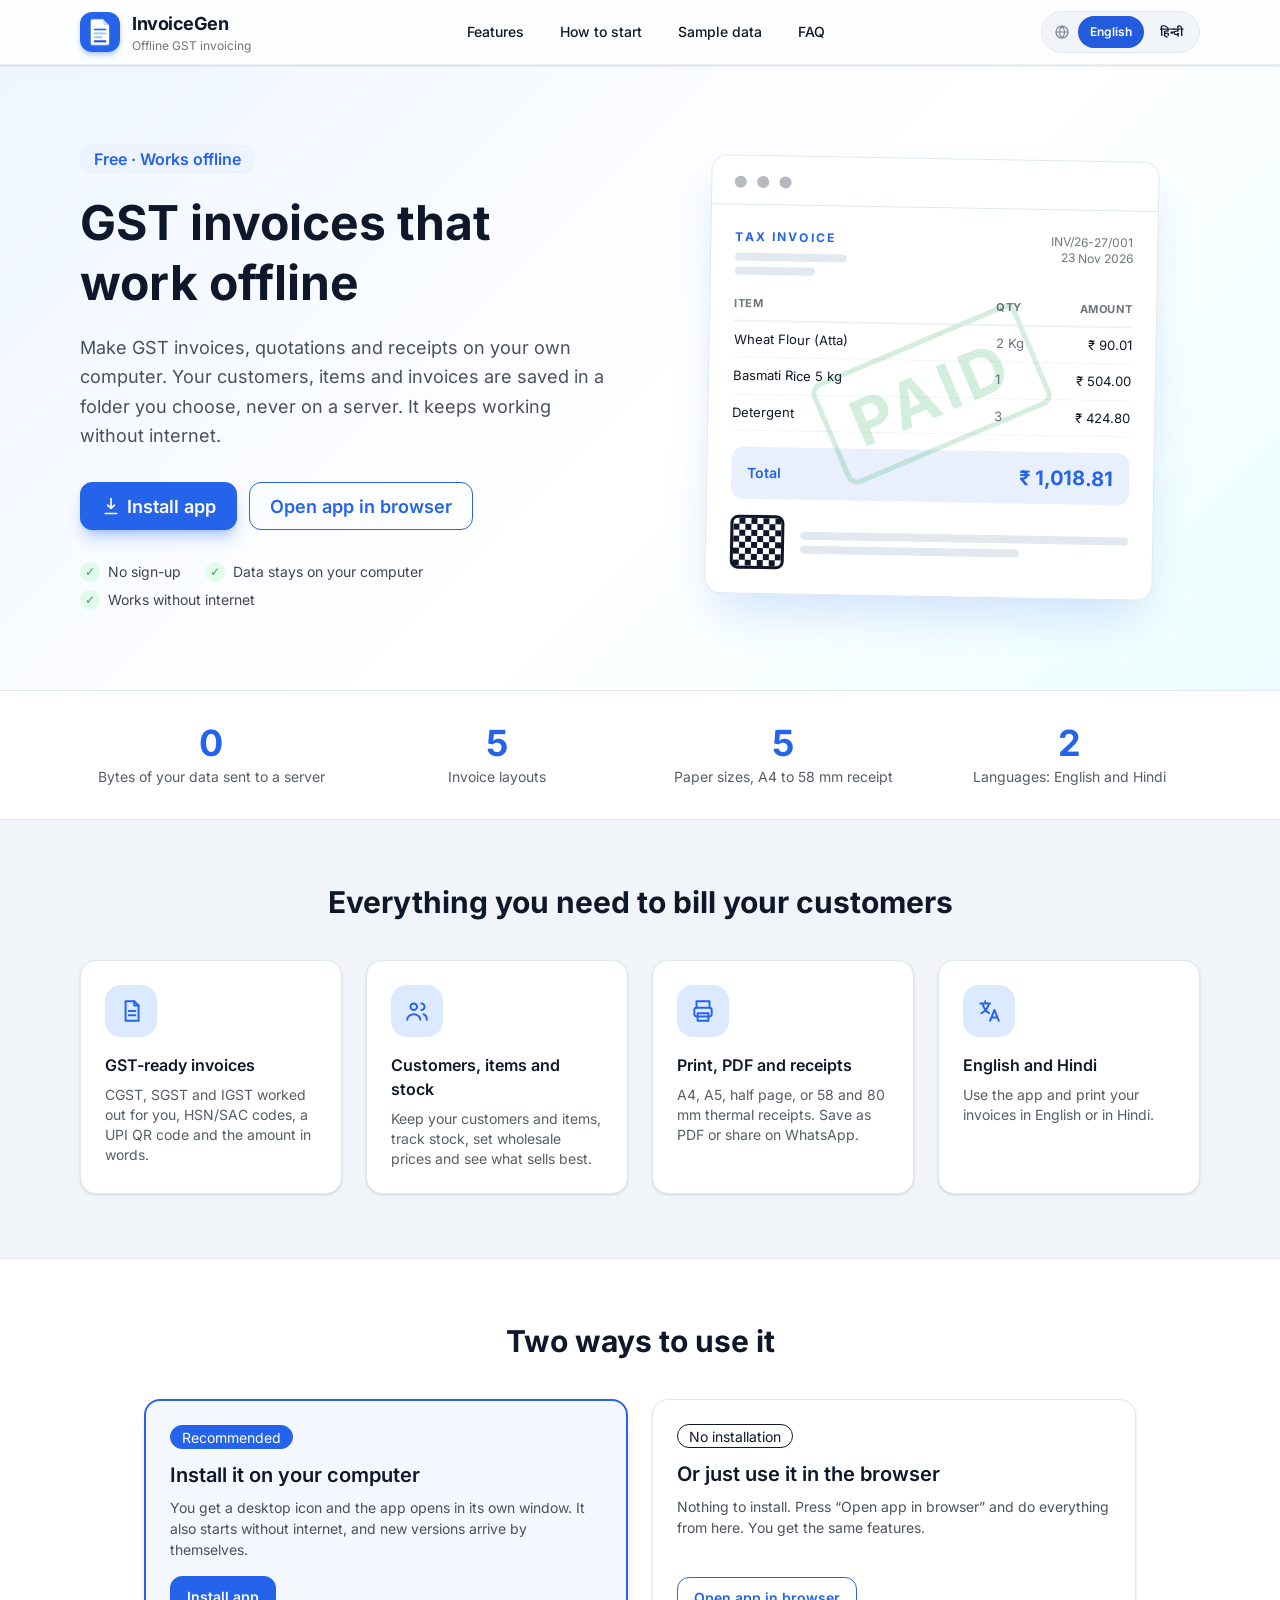
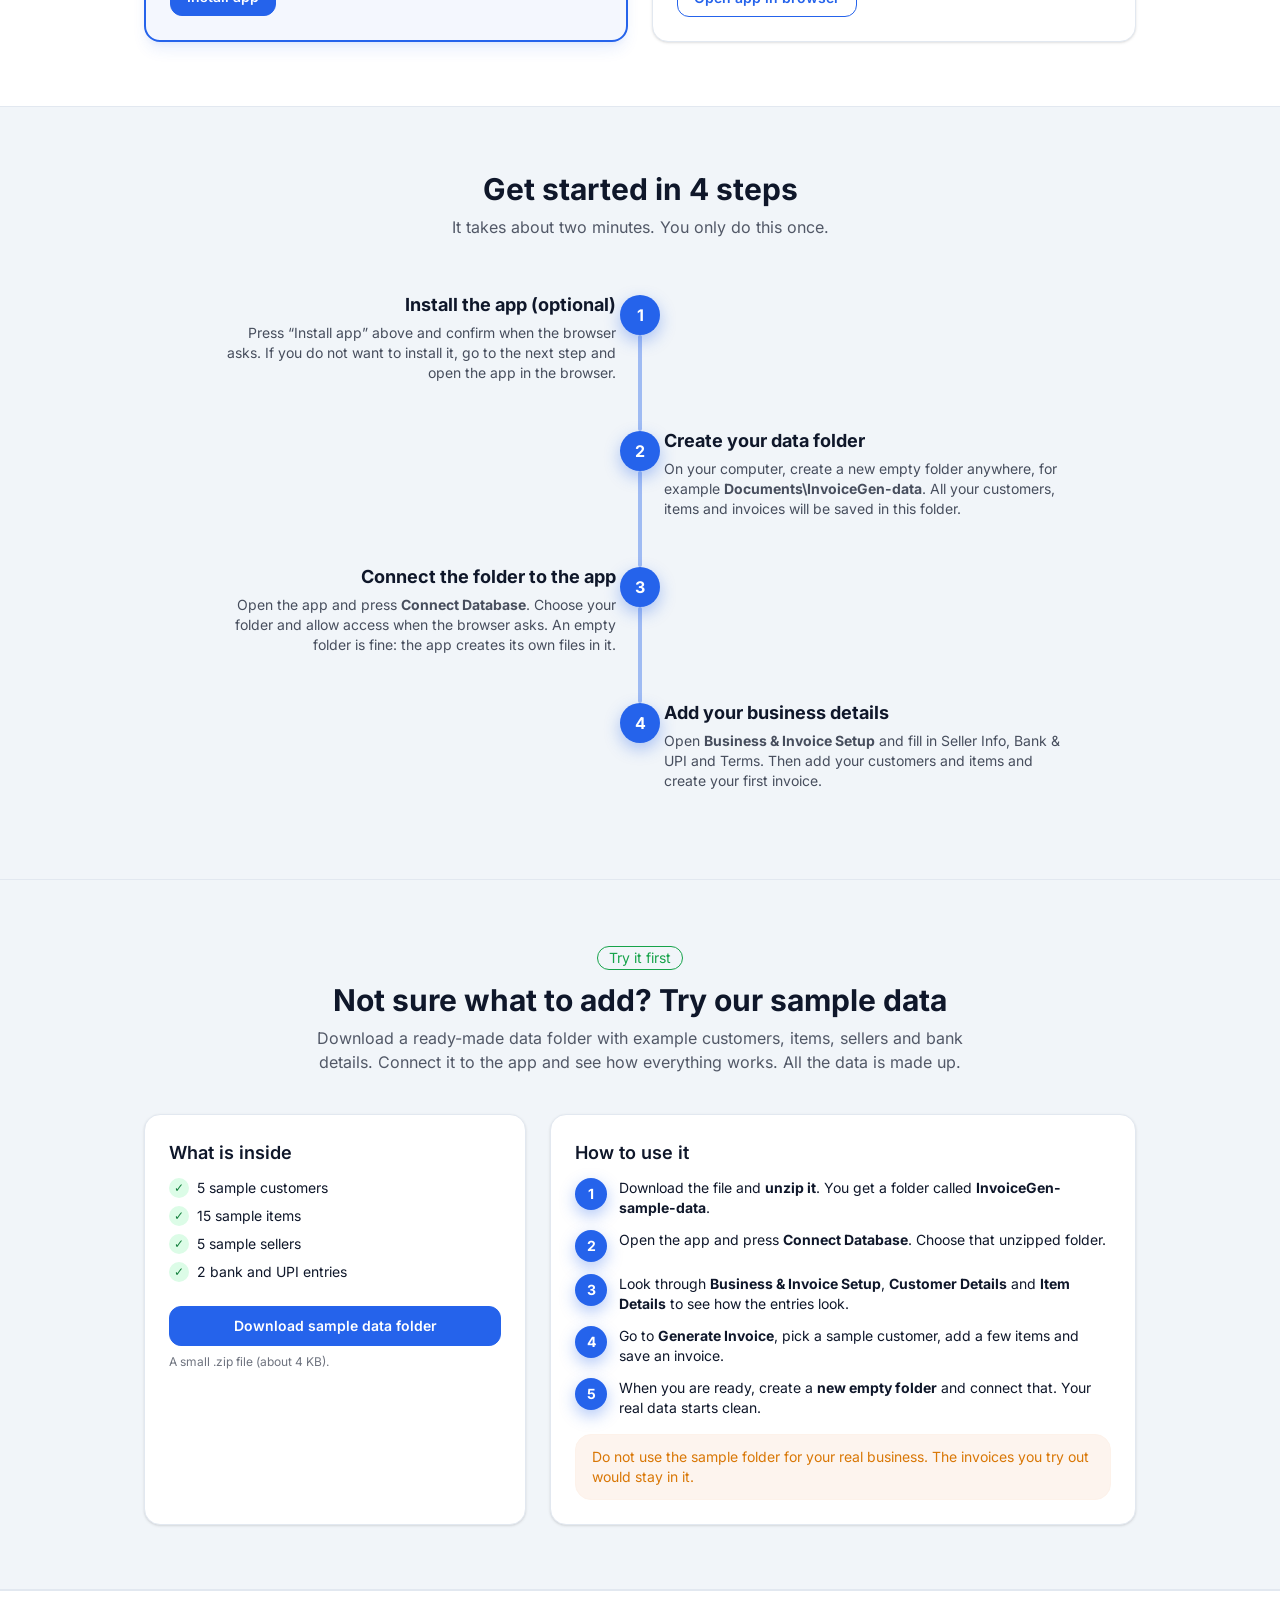
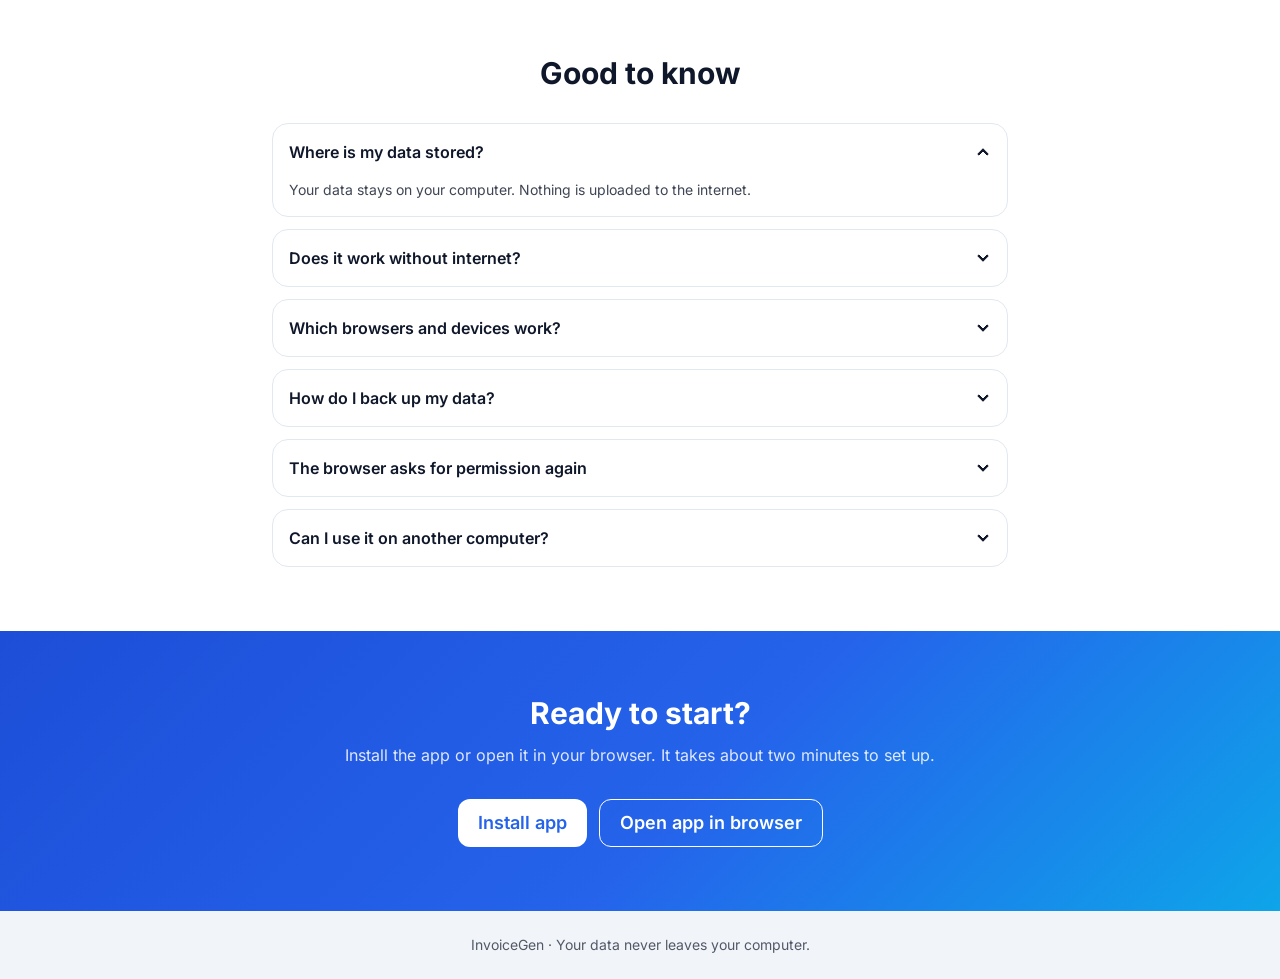
<file: index.html>
<!doctype html>
<html lang="en" data-theme="invoicegen">

<head>
  <meta charset="utf-8">
  <meta name="viewport" content="width=device-width,initial-scale=1">
  <title>InvoiceGen – offline GST invoice app</title>
  <meta name="description" content="Make GST invoices on your own computer. Works offline. Your data stays in a folder you choose.">
  <link rel="manifest" href="manifest.webmanifest">
  <meta name="theme-color" content="#2563eb">
  <link rel="icon" type="image/png" href="icons/icon-192.png">
  <link rel="apple-touch-icon" href="icons/icon-180.png">
  <link href="fonts/fonts.css" rel="stylesheet">
  <link href="lib/landing.tailwind.css" rel="stylesheet">
  <link href="landing.css" rel="stylesheet">
  <script src="landing.js"></script>
</head>

<body class="bg-base-200 text-base-content antialiased">

  <!-- Top bar: brand, section links and language -->
  <header class="sticky top-0 z-30 border-b border-base-300/70 bg-base-100/85 shadow-sm backdrop-blur-md">
    <div class="mx-auto flex h-16 w-full max-w-6xl items-center justify-between gap-4 px-4">
      <a class="flex items-center gap-3" href="index.html?guide=1" aria-label="InvoiceGen">
        <img src="icons/icon-192.png" alt="" width="40" height="40" class="rounded-xl shadow-md shadow-primary/30">
        <span class="leading-tight">
          <span class="block text-lg font-extrabold tracking-tight">InvoiceGen</span>
          <span class="hidden text-xs opacity-60 sm:block" data-t="tagline">Offline GST invoicing</span>
        </span>
      </a>

      <nav class="hidden items-center gap-1 text-sm font-medium md:flex" aria-label="Sections">
        <a class="rounded-full px-4 py-2 transition hover:bg-primary/10 hover:text-primary" href="#features" data-t="navFeatures">Features</a>
        <a class="rounded-full px-4 py-2 transition hover:bg-primary/10 hover:text-primary" href="#steps" data-t="navSteps">How to start</a>
        <a class="rounded-full px-4 py-2 transition hover:bg-primary/10 hover:text-primary" href="#sample" data-t="navSample">Sample data</a>
        <a class="rounded-full px-4 py-2 transition hover:bg-primary/10 hover:text-primary" href="#faq" data-t="navFaq">FAQ</a>
      </nav>

      <div class="flex items-center gap-1 rounded-full border border-base-300 bg-base-200 p-1" role="group" aria-label="Language">
        <svg class="ml-2 mr-1 hidden opacity-50 sm:block" viewBox="0 0 24 24" width="16" height="16" fill="none" stroke="currentColor" stroke-width="1.8" stroke-linecap="round" stroke-linejoin="round" aria-hidden="true"><circle cx="12" cy="12" r="9"/><path d="M3 12h18M12 3c2.6 2.6 3.9 5.6 3.9 9S14.600 18.400 12 21M12 3C9.400 5.600 8.100 8.600 8.100 12S9.400 18.400 12 21"/></svg>
        <button type="button" class="btn btn-sm rounded-full border-0 btn-ghost" data-lang="en">English</button>
        <button type="button" class="btn btn-sm rounded-full border-0 btn-ghost" data-lang="hi">हिन्दी</button>
      </div>
    </div>
  </header>

  <!-- Hero -->
  <section class="lp-hero">
    <div class="mx-auto grid w-full max-w-6xl items-center gap-12 px-4 py-14 lg:grid-cols-2 lg:py-20">
      <div>
        <span class="badge badge-primary badge-soft badge-lg font-semibold" data-t="heroBadge">Free · Works offline</span>
        <h1 class="mt-5 text-4xl font-extrabold leading-tight sm:text-5xl" data-t="heroTitle">GST invoices that work offline</h1>
        <p class="mt-5 max-w-xl text-lg leading-relaxed opacity-75" data-t="heroText">Make GST invoices, quotations and receipts on your own computer. Your customers, items and invoices are saved in a folder you choose, never on a server. It keeps working without internet.</p>

        <div class="mt-8 flex flex-wrap gap-3">
          <button type="button" class="btn btn-primary btn-lg shadow-lg shadow-primary/30" data-install>
            <svg viewBox="0 0 24 24" width="20" height="20" fill="none" stroke="currentColor" stroke-width="2" stroke-linecap="round" stroke-linejoin="round" aria-hidden="true"><path d="M12 3v12m0 0l-4-4m4 4l4-4M5 21h14"/></svg>
            <span data-t="btnInstall">Install app</span>
          </button>
          <a class="btn btn-outline btn-primary btn-lg" href="app.html" data-t="btnOpen">Open app in browser</a>
        </div>
        <div class="alert alert-info alert-soft mt-4 text-sm" id="installStatus" role="status" hidden></div>


        <ul class="mt-8 flex flex-wrap gap-x-6 gap-y-2 text-sm opacity-80">
          <li class="flex items-center gap-2"><span class="lp-tick">✓</span><span data-t="chip1">No sign-up</span></li>
          <li class="flex items-center gap-2"><span class="lp-tick">✓</span><span data-t="chip2">Data stays on your computer</span></li>
          <li class="flex items-center gap-2"><span class="lp-tick">✓</span><span data-t="chip3">Works without internet</span></li>
        </ul>
      </div>

      <!-- Decorative app preview -->
      <div aria-hidden="true">
        <div class="mockup-window mx-auto w-full max-w-md border border-base-300 bg-base-100 shadow-2xl shadow-primary/20 lg:rotate-1">
          <div class="relative border-t border-base-300 p-6">
            <div class="lp-stamp">PAID</div>
            <div class="flex items-start justify-between">
              <div>
                <div class="text-xs font-extrabold uppercase tracking-[0.18em] text-primary">Tax Invoice</div>
                <div class="mt-2 h-2 w-28 rounded bg-base-300"></div>
                <div class="mt-1.5 h-2 w-20 rounded bg-base-300"></div>
              </div>
              <div class="text-right text-xs opacity-60">INV/26-27/001<br>23 Nov 2026</div>
            </div>
            <div class="mt-5 grid grid-cols-[1fr_44px_84px] gap-2 border-b-2 border-base-300 pb-2 text-[11px] font-bold uppercase tracking-wider opacity-60"><span>Item</span><span>Qty</span><span class="text-right">Amount</span></div>
            <div class="grid grid-cols-[1fr_44px_84px] gap-2 border-b border-base-200 py-2 text-[13px]"><span>Wheat Flour (Atta)</span><span class="opacity-60">2 Kg</span><span class="text-right">₹ 90.01</span></div>
            <div class="grid grid-cols-[1fr_44px_84px] gap-2 border-b border-base-200 py-2 text-[13px]"><span>Basmati Rice 5 kg</span><span class="opacity-60">1</span><span class="text-right">₹ 504.00</span></div>
            <div class="grid grid-cols-[1fr_44px_84px] gap-2 border-b border-base-200 py-2 text-[13px]"><span>Detergent</span><span class="opacity-60">3</span><span class="text-right">₹ 424.80</span></div>
            <div class="mt-4 flex items-center justify-between rounded-xl bg-primary/10 px-4 py-3 text-primary"><span class="text-sm font-semibold">Total</span><strong class="text-xl">₹ 1,018.81</strong></div>
            <div class="mt-4 flex items-center gap-4">
              <div class="lp-qr"></div>
              <div class="flex-1"><div class="h-2 w-full rounded bg-base-300"></div><div class="mt-1.5 h-2 w-2/3 rounded bg-base-300"></div></div>
            </div>
          </div>
        </div>
      </div>
    </div>
  </section>

  <!-- Numbers -->
  <section class="border-y border-base-300 bg-base-100">
    <div class="mx-auto grid w-full max-w-6xl grid-cols-2 gap-6 px-4 py-8 text-center md:grid-cols-4">
      <div><div class="text-4xl font-extrabold text-primary">0</div><div class="mt-1 text-sm opacity-70" data-t="st1">Bytes of your data sent to a server</div></div>
      <div><div class="text-4xl font-extrabold text-primary">5</div><div class="mt-1 text-sm opacity-70" data-t="st2">Invoice layouts</div></div>
      <div><div class="text-4xl font-extrabold text-primary">5</div><div class="mt-1 text-sm opacity-70" data-t="st3">Paper sizes, A4 to 58 mm receipt</div></div>
      <div><div class="text-4xl font-extrabold text-primary">2</div><div class="mt-1 text-sm opacity-70" data-t="st4">Languages: English and Hindi</div></div>
    </div>
  </section>

  <main>
    <!-- Features -->
    <section id="features" class="mx-auto w-full max-w-6xl scroll-mt-20 px-4 py-16">
      <h2 class="text-center text-3xl font-extrabold" data-t="featTitle">Everything you need to bill your customers</h2>
      <div class="mt-10 grid gap-6 sm:grid-cols-2 lg:grid-cols-4">
        <div class="card border border-base-300 bg-base-100 shadow-sm transition hover:-translate-y-1 hover:shadow-lg"><div class="card-body">
          <span class="lp-icon"><svg viewBox="0 0 24 24" width="26" height="26" fill="none" stroke="currentColor" stroke-width="1.8" stroke-linecap="round" stroke-linejoin="round"><path d="M7 3h8l4 4v14H7z"/><path d="M15 3v4h4M10 12h6M10 16h6"/></svg></span>
          <h3 class="card-title mt-2 text-base" data-t="f1Title">GST-ready invoices</h3>
          <p class="text-sm opacity-70" data-t="f1Text">CGST, SGST and IGST worked out for you, HSN/SAC codes, a UPI QR code and the amount in words.</p>
        </div></div>
        <div class="card border border-base-300 bg-base-100 shadow-sm transition hover:-translate-y-1 hover:shadow-lg"><div class="card-body">
          <span class="lp-icon"><svg viewBox="0 0 24 24" width="26" height="26" fill="none" stroke="currentColor" stroke-width="1.8" stroke-linecap="round" stroke-linejoin="round"><circle cx="9" cy="8" r="3"/><path d="M3 20c0-3 3-5 6-5s6 2 6 5"/><path d="M16 11a3 3 0 100-6M18 15c2 .6 3 2.2 3 5"/></svg></span>
          <h3 class="card-title mt-2 text-base" data-t="f2Title">Customers, items and stock</h3>
          <p class="text-sm opacity-70" data-t="f2Text">Keep your customers and items, track stock, set wholesale prices and see what sells best.</p>
        </div></div>
        <div class="card border border-base-300 bg-base-100 shadow-sm transition hover:-translate-y-1 hover:shadow-lg"><div class="card-body">
          <span class="lp-icon"><svg viewBox="0 0 24 24" width="26" height="26" fill="none" stroke="currentColor" stroke-width="1.8" stroke-linecap="round" stroke-linejoin="round"><path d="M6 9V3h12v6"/><rect x="4" y="9" width="16" height="8" rx="2"/><path d="M7 14h10v7H7z"/></svg></span>
          <h3 class="card-title mt-2 text-base" data-t="f3Title">Print, PDF and receipts</h3>
          <p class="text-sm opacity-70" data-t="f3Text">A4, A5, half page, or 58 and 80 mm thermal receipts. Save as PDF or share on WhatsApp.</p>
        </div></div>
        <div class="card border border-base-300 bg-base-100 shadow-sm transition hover:-translate-y-1 hover:shadow-lg"><div class="card-body">
          <span class="lp-icon"><svg viewBox="0 0 24 24" width="26" height="26" fill="none" stroke="currentColor" stroke-width="1.8" stroke-linecap="round" stroke-linejoin="round"><path d="M4 5h9M8.5 3v2M6 5c1 4 3 7 6 9M12 5c-1 4-3 7-7 9M13 21l4-10 4 10M14.5 18h5"/></svg></span>
          <h3 class="card-title mt-2 text-base" data-t="f4Title">English and Hindi</h3>
          <p class="text-sm opacity-70" data-t="f4Text">Use the app and print your invoices in English or in Hindi.</p>
        </div></div>
      </div>
    </section>

    <!-- Two ways -->
    <section class="border-y border-base-300 bg-base-100">
      <div class="mx-auto w-full max-w-5xl px-4 py-16">
        <h2 class="text-center text-3xl font-extrabold" data-t="waysTitle">Two ways to use it</h2>
        <div class="mt-10 grid gap-6 md:grid-cols-2">
          <div class="card border-2 border-primary bg-primary/5 shadow-lg shadow-primary/10"><div class="card-body">
            <span class="badge badge-primary" data-t="recommended">Recommended</span>
            <h3 class="card-title mt-1 text-xl" data-t="installTitle">Install it on your computer</h3>
            <p class="opacity-75" data-t="installText">You get a desktop icon and the app opens in its own window. It also starts without internet, and new versions arrive by themselves.</p>
            <div class="card-actions mt-2"><button type="button" class="btn btn-primary" data-install data-t="btnInstall">Install app</button></div>
          </div></div>
          <div class="card border border-base-300 bg-base-100 shadow-sm"><div class="card-body">
            <span class="badge badge-outline" data-t="noInstall">No installation</span>
            <h3 class="card-title mt-1 text-xl" data-t="browserTitle">Or just use it in the browser</h3>
            <p class="opacity-75" data-t="browserText">Nothing to install. Press “Open app in browser” and do everything from here. You get the same features.</p>
            <div class="card-actions mt-2"><a class="btn btn-outline btn-primary" href="app.html" data-t="btnOpen">Open app in browser</a></div>
          </div></div>
        </div>
      </div>
    </section>

    <!-- Steps -->
    <section id="steps" class="mx-auto w-full max-w-4xl scroll-mt-20 px-4 py-16">
      <h2 class="text-center text-3xl font-extrabold" data-t="stepsTitle">Get started in 4 steps</h2>
      <p class="mt-2 text-center opacity-70" data-t="stepsSub">It takes about two minutes. You only do this once.</p>
      <ul class="timeline timeline-vertical timeline-snap-icon mt-12 max-md:timeline-compact">
        <li>
          <div class="timeline-middle"><span class="lp-num">1</span></div>
          <div class="timeline-start mb-10 md:text-end">
            <h3 class="text-lg font-bold" data-t="s1Title">Install the app (optional)</h3>
            <p class="mt-1 text-sm opacity-75" data-t="s1Text">Press “Install app” above and confirm when the browser asks. If you do not want to install it, go to the next step and open the app in the browser.</p>
          </div>
          <hr class="bg-primary/40">
        </li>
        <li>
          <hr class="bg-primary/40">
          <div class="timeline-middle"><span class="lp-num">2</span></div>
          <div class="timeline-end mb-10">
            <h3 class="text-lg font-bold" data-t="s2Title">Create your data folder</h3>
            <p class="mt-1 text-sm opacity-75" data-t="s2Text">On your computer, create a new empty folder anywhere, for example <b>Documents\InvoiceGen-data</b>. All your customers, items and invoices will be saved in this folder.</p>
          </div>
          <hr class="bg-primary/40">
        </li>
        <li>
          <hr class="bg-primary/40">
          <div class="timeline-middle"><span class="lp-num">3</span></div>
          <div class="timeline-start mb-10 md:text-end">
            <h3 class="text-lg font-bold" data-t="s3Title">Connect the folder to the app</h3>
            <p class="mt-1 text-sm opacity-75" data-t="s3Text">Open the app and press <b>Connect Database</b>. Choose your folder and allow access when the browser asks. An empty folder is fine: the app creates its own files in it.</p>
          </div>
          <hr class="bg-primary/40">
        </li>
        <li>
          <hr class="bg-primary/40">
          <div class="timeline-middle"><span class="lp-num">4</span></div>
          <div class="timeline-end mb-6">
            <h3 class="text-lg font-bold" data-t="s4Title">Add your business details</h3>
            <p class="mt-1 text-sm opacity-75" data-t="s4Text">Open <b>Business &amp; Invoice Setup</b> and fill in Seller Info, Bank &amp; UPI and Terms. Then add your customers and items and create your first invoice.</p>
          </div>
        </li>
      </ul>
    </section>

    <!-- Sample data -->
    <section id="sample" class="scroll-mt-20 border-y border-base-300 bg-base-200">
      <div class="mx-auto w-full max-w-5xl px-4 py-16">
        <div class="text-center">
          <span class="badge badge-success badge-outline" data-t="sampleBadge">Try it first</span>
          <h2 class="mt-3 text-3xl font-extrabold" data-t="sampleTitle">Not sure what to add? Try our sample data</h2>
          <p class="mx-auto mt-2 max-w-2xl opacity-70" data-t="sampleSub">Download a ready-made data folder with example customers, items, sellers and bank details. Connect it to the app and see how everything works. All the data is made up.</p>
        </div>
        <div class="mt-10 grid gap-6 lg:grid-cols-5">
          <div class="card border border-base-300 bg-base-100 shadow-sm lg:col-span-2"><div class="card-body">
            <h3 class="card-title" data-t="sampleBoxTitle">What is inside</h3>
            <ul class="mt-1 space-y-2 text-sm">
              <li class="flex items-center gap-2"><span class="lp-tick">&#10003;</span><span data-t="sampleIn1">5 sample customers</span></li>
              <li class="flex items-center gap-2"><span class="lp-tick">&#10003;</span><span data-t="sampleIn2">15 sample items</span></li>
              <li class="flex items-center gap-2"><span class="lp-tick">&#10003;</span><span data-t="sampleIn3">5 sample sellers</span></li>
              <li class="flex items-center gap-2"><span class="lp-tick">&#10003;</span><span data-t="sampleIn4">2 bank and UPI entries</span></li>
            </ul>
            <div class="card-actions mt-4"><a class="btn btn-primary w-full" href="sample-data/InvoiceGen-sample-data.zip" download data-t="sampleBtn">Download sample data folder</a></div>
            <p class="text-xs opacity-60" data-t="sampleNote">A small .zip file (about 4 KB).</p>
          </div></div>
          <div class="card border border-base-300 bg-base-100 shadow-sm lg:col-span-3"><div class="card-body">
            <h3 class="card-title" data-t="sampleHowTitle">How to use it</h3>
            <ol class="mt-1 space-y-3 text-sm">
              <li class="flex gap-3"><span class="lp-num !h-8 !w-8 shrink-0 text-sm">1</span><span data-t="sampleH1">Download the file and <b>unzip it</b>. You get a folder called <b>InvoiceGen-sample-data</b>.</span></li>
              <li class="flex gap-3"><span class="lp-num !h-8 !w-8 shrink-0 text-sm">2</span><span data-t="sampleH2">Open the app and press <b>Connect Database</b>. Choose that unzipped folder.</span></li>
              <li class="flex gap-3"><span class="lp-num !h-8 !w-8 shrink-0 text-sm">3</span><span data-t="sampleH3">Look through <b>Business &amp; Invoice Setup</b>, <b>Customer Details</b> and <b>Item Details</b> to see how the entries look.</span></li>
              <li class="flex gap-3"><span class="lp-num !h-8 !w-8 shrink-0 text-sm">4</span><span data-t="sampleH4">Go to <b>Generate Invoice</b>, pick a sample customer, add a few items and save an invoice.</span></li>
              <li class="flex gap-3"><span class="lp-num !h-8 !w-8 shrink-0 text-sm">5</span><span data-t="sampleH5">When you are ready, create a <b>new empty folder</b> and connect that. Your real data starts clean.</span></li>
            </ol>
            <div role="alert" class="alert alert-warning alert-soft mt-2 text-sm"><span data-t="sampleWarn">Do not use the sample folder for your real business. The invoices you try out would stay in it.</span></div>
          </div></div>
        </div>
      </div>
    </section>

    <!-- Good to know -->
    <section id="faq" class="scroll-mt-16 border-t border-base-300 bg-base-100">
      <div class="mx-auto w-full max-w-3xl px-4 py-16">
        <h2 class="text-center text-3xl font-extrabold" data-t="goodTitle">Good to know</h2>
        <div class="mt-8 space-y-3">
          <div class="collapse collapse-arrow border border-base-300 bg-base-100">
            <input type="radio" name="faq" checked aria-label="faq 1">
            <div class="collapse-title font-semibold" data-t="q1">Where is my data stored?</div>
            <div class="collapse-content text-sm opacity-80"><p data-t="g1">Your data stays on your computer. Nothing is uploaded to the internet.</p></div>
          </div>
          <div class="collapse collapse-arrow border border-base-300 bg-base-100">
            <input type="radio" name="faq" aria-label="faq 2">
            <div class="collapse-title font-semibold" data-t="q2">Does it work without internet?</div>
            <div class="collapse-content text-sm opacity-80"><p data-t="g2">After the first visit the app works without internet. A new version arrives by itself when you are online.</p></div>
          </div>
          <div class="collapse collapse-arrow border border-base-300 bg-base-100">
            <input type="radio" name="faq" aria-label="faq 3">
            <div class="collapse-title font-semibold" data-t="q3">Which browsers and devices work?</div>
            <div class="collapse-content text-sm opacity-80"><p data-t="g3">It works only in Chrome or Edge, because they can read and write a folder on your computer. It does not work on phones.</p></div>
          </div>
          <div class="collapse collapse-arrow border border-base-300 bg-base-100">
            <input type="radio" name="faq" aria-label="faq 4">
            <div class="collapse-title font-semibold" data-t="q4">How do I back up my data?</div>
            <div class="collapse-content text-sm opacity-80"><p data-t="g4">Your folder is the only copy of your data. Back it up regularly. The app also has Backup &amp; Restore.</p></div>
          </div>
          <div class="collapse collapse-arrow border border-base-300 bg-base-100">
            <input type="radio" name="faq" aria-label="faq 5">
            <div class="collapse-title font-semibold" data-t="q5">The browser asks for permission again</div>
            <div class="collapse-content text-sm opacity-80"><p data-t="g5">If the browser asks for permission again, press Connect Database and choose the same folder. Your data is safe.</p></div>
          </div>
          <div class="collapse collapse-arrow border border-base-300 bg-base-100">
            <input type="radio" name="faq" aria-label="faq 6">
            <div class="collapse-title font-semibold" data-t="q6">Can I use it on another computer?</div>
            <div class="collapse-content text-sm opacity-80"><p data-t="g6">The installed app and the browser version can use the same folder. To use it on another computer, install the app there and copy your folder across.</p></div>
          </div>
        </div>
      </div>
    </section>

    <!-- Closing call to action -->
    <section class="lp-cta text-white">
      <div class="mx-auto w-full max-w-3xl px-4 py-16 text-center">
        <h2 class="text-3xl font-extrabold" data-t="ctaTitle">Ready to start?</h2>
        <p class="mt-3 opacity-85" data-t="ctaText">Install the app or open it in your browser. It takes about two minutes to set up.</p>
        <div class="mt-8 flex flex-wrap justify-center gap-3">
          <button type="button" class="btn btn-lg border-0 bg-white text-primary hover:bg-base-200" data-install data-t="btnInstall">Install app</button>
          <a class="btn btn-lg btn-outline border-white text-white hover:border-white hover:bg-white hover:text-primary" href="app.html" data-t="btnOpen">Open app in browser</a>
        </div>
      </div>
    </section>
  </main>

  <footer class="footer footer-center p-6 text-sm opacity-70">
    <p data-t="foot">InvoiceGen · Your data never leaves your computer.</p>
  </footer>

</body>

</html>
</file>
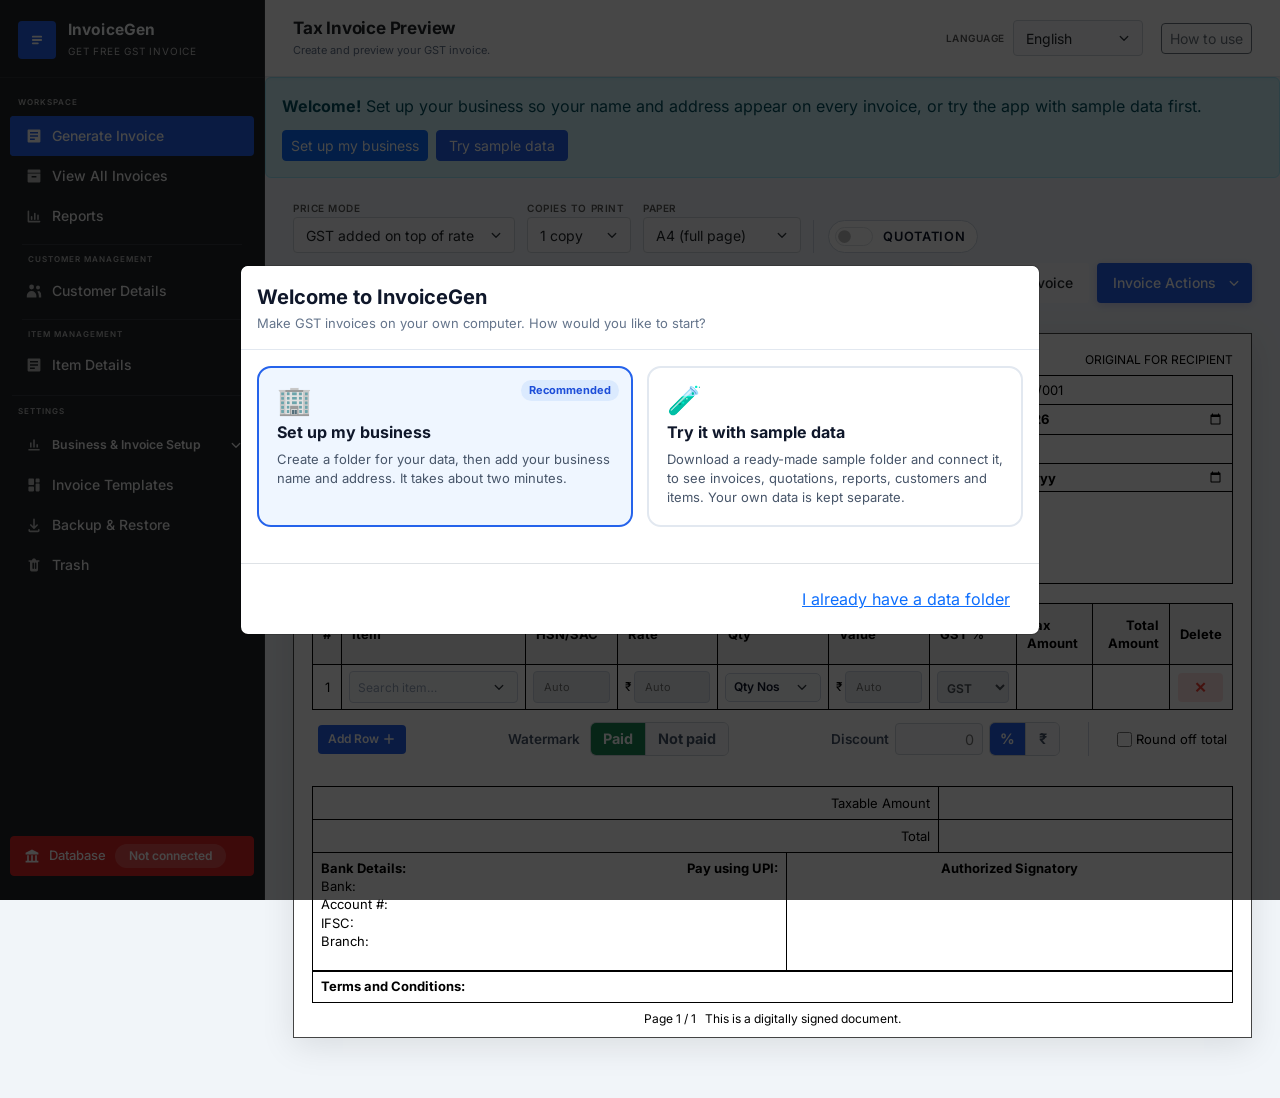
<file: app.html>
<!doctype html>
<html lang="en">

<head>
  <meta charset="utf-8">
  <meta name="viewport" content="width=device-width,initial-scale=1">
  <title>Invoice Generator</title>
  <meta name="description"
    content="Generate professional GST-compliant tax invoices instantly with UPI QR codes, bank details, and one-click PDF export.">
  <link rel="manifest" href="manifest.webmanifest">
  <meta name="theme-color" content="#2563eb">
  <link rel="icon" type="image/png" href="icons/icon-192.png">
  <link rel="apple-touch-icon" href="icons/icon-180.png">
  <link href="fonts/fonts.css" rel="stylesheet">
  <link href="lib/bootstrap.min.css" rel="stylesheet">
  <link href="style.css" rel="stylesheet">
</head>

<body>

  <!-- ===================== SIDEBAR ===================== -->
  <aside class="sidebar no-print" id="sidebar">

    <div class="sidebar-brand">
      <div class="brand-icon">
        <svg width="20" height="20" viewBox="0 0 24 24" fill="none">
          <path d="M7 8h10M7 12h10M7 16h6" stroke="#fff" stroke-width="2.2" stroke-linecap="round" />
        </svg>
      </div>
      <div>
        <div class="brand-name">InvoiceGen</div>
        <div class="brand-sub">Get Free GST Invoice</div>
      </div>
    </div>

    <div class="sidebar-section-label">Workspace</div>
    <nav class="sidebar-nav" aria-label="Workspace pages">
      <button class="nav-item" data-page="generate" id="nav-generate">
        <svg class="nav-icon-svg" viewBox="0 0 20 20" fill="currentColor" aria-hidden="true">
          <path d="M3 2h14a1 1 0 011 1v14a1 1 0 01-1 1H3a1 1 0 01-1-1V3a1 1 0 011-1zm2 3v2h10V5H5zm0 4v2h10V9H5zm0 4v2h6v-2H5z" />
        </svg>
        Generate Invoice
      </button>
      <button class="nav-item" data-page="invoiceArchive" id="nav-invoice-archive">
        <svg class="nav-icon-svg" viewBox="0 0 20 20" fill="currentColor" aria-hidden="true">
          <path d="M3 2h14a1 1 0 011 1v3H2V3a1 1 0 011-1zm-1 5h16v10a1 1 0 01-1 1H3a1 1 0 01-1-1V7zm5 3v2h6v-2H7z" />
        </svg>
        View All Invoices
      </button>
      <button class="nav-item" data-edit="reports" id="nav-reports">
        <svg class="nav-icon-svg" viewBox="0 0 20 20" fill="currentColor" aria-hidden="true">
          <path d="M3 3a1 1 0 011 1v12h13a1 1 0 110 2H3a1 1 0 01-1-1V4a1 1 0 011-1zm4 7a1 1 0 011 1v3a1 1 0 11-2 0v-3a1 1 0 011-1zm4-4a1 1 0 011 1v7a1 1 0 11-2 0V7a1 1 0 011-1zm4 2a1 1 0 011 1v5a1 1 0 11-2 0V9a1 1 0 011-1z" />
        </svg>
        Reports
      </button>
      <div class="sidebar-group-label">Customer Management</div>
      <button class="nav-item" data-edit="customerDirectory" id="nav-customer-directory">
        <svg class="nav-icon-svg" viewBox="0 0 20 20" fill="currentColor">
          <path d="M7 2a3 3 0 100 6 3 3 0 000-6zM1 16a6 6 0 1112 0v2H1v-2zm14-8a2.5 2.5 0 100-5 2.5 2.5 0 000 5zm1.5 2c-.9 0-1.73.25-2.43.68A7.9 7.9 0 0116 16v2h3v-2a6 6 0 00-2.5-6z" />
        </svg>
        Customer Details
      </button>
      <div class="sidebar-group-label">Item Management</div>
      <button class="nav-item" data-edit="itemDirectory" id="nav-item-directory">
        <svg class="nav-icon-svg" viewBox="0 0 20 20" fill="currentColor">
          <path d="M3 2h14a1 1 0 011 1v14a1 1 0 01-1 1H3a1 1 0 01-1-1V3a1 1 0 011-1zm2 3v2h10V5H5zm0 4v2h10V9H5zm0 4v2h6v-2H5z" />
        </svg>
        Item Details
      </button>
    </nav>

    <div class="sidebar-section-label">Settings</div>
    <nav class="sidebar-nav sidebar-settings-nav" aria-label="Settings">
      <div>
        <button class="nav-item d-flex" type="button" data-bs-toggle="collapse" data-bs-target="#businessSetupSubmenu" aria-expanded="false" aria-controls="businessSetupSubmenu">
          <svg class="nav-icon-svg" viewBox="0 0 20 20" fill="currentColor" aria-hidden="true">
            <path d="M3 17h14v-2H3v2zm2-4h2V7H5v6zm4 0h2V3H9v10zm4 0h2V9h-2v4z" />
          </svg>
          <span class="small fw-semibold text-nowrap">Business &amp; Invoice Setup</span>
          <svg class="ms-auto" width="16" height="16" viewBox="0 0 16 16" aria-hidden="true">
            <path d="m3 6 5 5 5-5" fill="none" stroke="currentColor" stroke-linecap="round" stroke-linejoin="round" stroke-width="1.7" />
          </svg>
        </button>
        <div class="collapse ms-3 border-start border-secondary ps-2" id="businessSetupSubmenu">
          <button class="nav-item" data-edit="seller" id="nav-seller">
            <svg class="nav-icon-svg" viewBox="0 0 20 20" fill="currentColor" aria-hidden="true">
              <path fill-rule="evenodd" d="M4 4a2 2 0 012-2h8a2 2 0 012 2v12a1 1 0 01-1 1H5a1 1 0 01-1-1V4zm3 1h2v2H7V5zm2 4H7v2h2V9zm2-4h2v2h-2V5zm2 4h-2v2h2V9z" clip-rule="evenodd" />
            </svg>
            Seller Info
          </button>
          <button class="nav-item" data-edit="meta" id="nav-meta">
            <svg class="nav-icon-svg" viewBox="0 0 20 20" fill="currentColor" aria-hidden="true">
              <path fill-rule="evenodd" d="M6 2a1 1 0 00-1 1v1H4a2 2 0 00-2 2v10a2 2 0 002 2h12a2 2 0 002-2V6a2 2 0 00-2-2h-1V3a1 1 0 10-2 0v1H7V3a1 1 0 00-1-1zm0 5a1 1 0 000 2h8a1 1 0 100-2H6z" clip-rule="evenodd" />
            </svg>
            Invoice Details
          </button>
          <button class="nav-item" data-edit="bank" id="nav-bank">
            <svg class="nav-icon-svg" viewBox="0 0 20 20" fill="currentColor" aria-hidden="true">
              <path d="M4 4a2 2 0 00-2 2v1h16V6a2 2 0 00-2-2H4zM2 10h16v4a2 2 0 01-2 2H4a2 2 0 01-2-2v-4z" />
            </svg>
            Bank &amp; UPI
          </button>
          <button class="nav-item" data-edit="terms" id="nav-terms">
            <svg class="nav-icon-svg" viewBox="0 0 20 20" fill="currentColor" aria-hidden="true">
              <path fill-rule="evenodd" d="M4 4a2 2 0 012-2h4.586A2 2 0 0112 2.586L15.414 6A2 2 0 0116 7.414V16a2 2 0 01-2 2H6a2 2 0 01-2-2V4zm2 6a1 1 0 011-1h6a1 1 0 110 2H7a1 1 0 01-1-1zm1 3a1 1 0 100 2h6a1 1 0 100-2H7z" clip-rule="evenodd" />
            </svg>
            Terms &amp; Conditions
          </button>
          <button class="nav-item" data-edit="sign" id="nav-sign">
            <svg class="nav-icon-svg" viewBox="0 0 20 20" fill="currentColor" aria-hidden="true">
              <path d="M13.586 3.586a2 2 0 112.828 2.828l-.793.793-2.828-2.828.793-.793zM11.379 5.793L3 14.172V17h2.828l8.38-8.379-2.83-2.828z" />
            </svg>
            Signature
          </button>
        </div>
      </div>
      <button class="nav-item" data-edit="invoiceTemplates" id="nav-invoice-templates">
        <svg class="nav-icon-svg" viewBox="0 0 20 20" fill="currentColor" aria-hidden="true">
          <path d="M3 3a1 1 0 011-1h5a1 1 0 011 1v6a1 1 0 01-1 1H4a1 1 0 01-1-1V3zm9 0a1 1 0 011-1h3a1 1 0 011 1v3a1 1 0 01-1 1h-3a1 1 0 01-1-1V3zM3 13a1 1 0 011-1h5a1 1 0 011 1v4a1 1 0 01-1 1H4a1 1 0 01-1-1v-4zm9-4a1 1 0 011-1h3a1 1 0 011 1v8a1 1 0 01-1 1h-3a1 1 0 01-1-1V9z" />
        </svg>
        Invoice Templates
      </button>
      <button class="nav-item" data-edit="backup" id="nav-backup">
        <svg class="nav-icon-svg" viewBox="0 0 20 20" fill="currentColor" aria-hidden="true">
          <path d="M10 2a1 1 0 011 1v8.59l2.3-2.3a1 1 0 011.4 1.42l-4 4a1 1 0 01-1.4 0l-4-4a1 1 0 111.4-1.42L9 11.59V3a1 1 0 011-1zM4 15a1 1 0 011 1v1h10v-1a1 1 0 112 0v1a2 2 0 01-2 2H5a2 2 0 01-2-2v-1a1 1 0 011-1z" />
        </svg>
        Backup &amp; Restore
      </button>
      <button class="nav-item" data-edit="trash" id="nav-trash">
        <svg class="nav-icon-svg" viewBox="0 0 20 20" fill="currentColor" aria-hidden="true">
          <path fill-rule="evenodd" d="M9 2a1 1 0 00-.89.55L7.38 4H4a1 1 0 100 2h1v10a2 2 0 002 2h6a2 2 0 002-2V6h1a1 1 0 100-2h-3.38l-.73-1.45A1 1 0 0011 2H9zM8 8a1 1 0 012 0v6a1 1 0 11-2 0V8zm4-1a1 1 0 00-1 1v6a1 1 0 102 0V8a1 1 0 00-1-1z" clip-rule="evenodd" />
        </svg>
        Trash <span class="nav-badge" id="trashCount" hidden>0</span>
      </button>
    </nav>
    <div class="sidebar-settings">
      <div class="sidebar-mobile-links">
        <a class="sidebar-mobile-link" href="index.html?guide=1" target="_blank" rel="noopener">How to use</a>
        <button type="button" class="sidebar-mobile-link" data-app-install hidden>Install app</button>
        <button type="button" class="sidebar-mobile-link" data-app-refresh hidden>&#8635; Refresh</button>
      </div>
    </div>

    <div class="sidebar-actions">
      <button class="action-btn action-secondary d-none" id="btnSetup" type="button">
        <svg width="16" height="16" viewBox="0 0 20 20" fill="currentColor" aria-hidden="true">
          <path d="M10 2a1 1 0 011 1v1.07a6.99 6.99 0 012.1.87l.76-.76a1 1 0 011.42 1.42l-.76.76c.4.63.7 1.34.87 2.1h1.07a1 1 0 110 2h-1.07a6.99 6.99 0 01-.87 2.1l.76.76a1 1 0 01-1.42 1.42l-.76-.76a6.99 6.99 0 01-2.1.87V16a1 1 0 11-2 0v-1.07a6.99 6.99 0 01-2.1-.87l-.76.76a1 1 0 01-1.42-1.42l.76-.76a6.99 6.99 0 01-.87-2.1H3a1 1 0 110-2h1.07a6.99 6.99 0 01.87-2.1l-.76-.76A1 1 0 015.6 4.26l.76.76a6.99 6.99 0 012.1-.87V3a1 1 0 011-1zm0 5a3 3 0 100 6 3 3 0 000-6z" />
        </svg>
        Business Setup
      </button>
      <div class="dropdown sidebar-db-dropdown">
        <button class="action-btn action-secondary sidebar-db-toggle dropdown-toggle" id="btnDatabaseMenu" type="button" data-bs-toggle="dropdown" aria-expanded="false">
          <svg width="16" height="16" viewBox="0 0 20 20" fill="currentColor" aria-hidden="true">
            <path d="M10 2 2 6v2h16V6l-8-4zm-6 7v7H2v2h16v-2h-2V9h-2v7h-3V9H9v7H6V9H4z" />
          </svg>
          Database
          <span class="db-state" id="dbStateLabel"><span id="dbStateText">Not connected</span></span>
        </button>
        <ul class="dropdown-menu sidebar-db-menu" aria-labelledby="btnDatabaseMenu">
          <li>
            <button class="dropdown-item db-item-connect" id="btnConnectAllCsv" type="button">
              <svg width="16" height="16" viewBox="0 0 20 20" fill="currentColor" aria-hidden="true">
                <path d="M10 2 2 6v2h16V6l-8-4zm-6 7v7H2v2h16v-2h-2V9h-2v7h-3V9H9v7H6V9H4z" />
              </svg>
              <span id="dbConnectLabel">Connect Database</span>
              <span class="db-item-badge db-badge-ok" id="dbConnectBadge" hidden>
                <svg width="12" height="12" viewBox="0 0 20 20" fill="none" stroke="currentColor" stroke-width="2.6" stroke-linecap="round" stroke-linejoin="round" aria-hidden="true"><path d="m4 10.5 4 4 8-9" /></svg>
                Connected
              </span>
            </button>
          </li>
          <li>
            <button class="dropdown-item db-item-disconnect" id="btnDisconnectDatabase" type="button">
              <svg width="16" height="16" viewBox="0 0 20 20" fill="currentColor" aria-hidden="true">
                <path d="M8 3a1 1 0 011-1h2a1 1 0 011 1v1h3a1 1 0 110 2h-1v9a3 3 0 01-3 3H8a3 3 0 01-3-3V6H4a1 1 0 110-2h4V3zm2 1h0v0zm-3 2v9a1 1 0 001 1h3a1 1 0 001-1V6H7zm2 2a1 1 0 012 0v5a1 1 0 11-2 0V8z" />
              </svg>
              <span id="dbDisconnectLabel">Database</span>
              <span class="db-item-badge db-badge-off" id="dbDisconnectBadge" hidden>Not connected</span>
            </button>
          </li>
        </ul>
      </div>
      <button class="action-btn action-secondary d-none" id="btnReset" type="button">
        <svg width="16" height="16" viewBox="0 0 20 20" fill="currentColor" aria-hidden="true">
          <path fill-rule="evenodd" d="M4 4a1 1 0 011.7-.7l1.1 1.1A7 7 0 1110 17a1 1 0 110-2 5 5 0 10-2.2-9.5l1.5 1.5A1 1 0 018.6 8.7H4.5a1 1 0 01-1-1V4z" clip-rule="evenodd" />
        </svg>
        Reset Invoice
      </button>
    </div>


  </aside>

  <div class="sidebar-backdrop no-print" id="sidebarBackdrop"></div>
  <div class="m-total-bar no-print" id="mTotalBar"><span><span class="m-total-label">Total</span> <span class="m-total-count" id="mTotalCount"></span></span><b id="mTotalValue"></b></div>

  <!-- ===================== MAIN ===================== -->
  <div class="main-wrapper">

    <header class="topbar no-print">
      <div class="topbar-left">
        <button type="button" class="sidebar-toggle no-print" id="btnSidebarToggle" aria-label="Open menu" aria-controls="sidebar" aria-expanded="false">
          <svg width="22" height="22" viewBox="0 0 24 24" fill="none" aria-hidden="true"><path d="M4 7h16M4 12h16M4 17h16" stroke="currentColor" stroke-width="2" stroke-linecap="round" /></svg>
        </button>
        <h1 id="topbarTitle" class="topbar-title text-dark">Tax Invoice Preview</h1>
        <p id="topbarIntro" class="topbar-intro">Create and preview your GST invoice.</p>
      </div>

      <div class="setting-row topbar-setting topbar-lang-setting">
        <label class="setting-label" for="langSelect">Language</label>
        <select id="langSelect" class="setting-select" title="Language">
          <option value="en">English</option>
          <option value="hi">हिन्दी</option>
        </select>
        <a class="btn btn-sm btn-outline-secondary topbar-guide-link" href="index.html?guide=1" target="_blank" rel="noopener" title="Open the guide: how to install the app and connect your data folder">How to use</a>
        <button type="button" class="btn btn-sm btn-outline-primary topbar-install-btn" id="btnInstallApp" data-app-install hidden title="Install InvoiceGen as an app with a desktop icon. It also opens without internet.">Install app</button>
        <button type="button" class="btn btn-sm btn-outline-secondary topbar-refresh-btn" id="btnRefreshApp" data-app-refresh hidden title="Reload the app and get the latest version (same as pressing F5)">&#8635; Refresh</button>
      </div>
    </header>

    <div class="backup-reminder no-print" id="backupReminder" role="alert" hidden>
      <span id="backupReminderText"></span>
      <span class="backup-reminder-actions">
        <button type="button" class="btn btn-sm btn-light" data-backup-reminder-now>Back up now</button>
        <button type="button" class="btn btn-sm btn-link" data-backup-reminder-later>Remind me tomorrow</button>
      </span>
    </div>

    <div class="storage-warning no-print" id="storageWarning" role="alert" hidden>
      <strong>Your work could not be kept in this browser.</strong> Browser storage is full (a very large logo or signature is the usual cause), so what you see on screen will be lost if you refresh. Save the invoice to the database now, or use a smaller logo or signature.
    </div>

    <div class="alert alert-info no-print first-run-notice" id="firstRunNotice" role="status" hidden>
      <div><strong>Welcome!</strong> Set up your business so your name and address appear on every invoice, or try the app with sample data first.</div>
      <div class="first-run-actions">
        <button type="button" class="btn btn-sm btn-primary" id="btnFirstRunSetup">Set up my business</button>
        <button type="button" class="btn btn-sm btn-outline-primary" id="btnFirstRunSample">Try sample data</button>
      </div>
    </div>

    <div class="alert alert-info no-print first-run-notice" id="missingBusinessNotice" role="status" hidden>
      <div><strong>Add your business details.</strong> Your name and address are not on your invoices yet.</div>
      <div class="first-run-actions"><button type="button" class="btn btn-sm btn-primary" id="btnMissingBusiness">Add business details</button></div>
    </div>

    <div class="no-print sample-banner" id="sampleBanner" role="status" hidden>
      <span class="sample-banner-icon" aria-hidden="true">🧪</span>
      <div class="sample-banner-text">
        <strong>You are using sample data</strong>
        <span>Everything here is made up, and changes stay in the sample folder. Disconnect it when you are ready to set up your own business.</span>
      </div>
      <button type="button" class="sample-banner-btn" id="btnSampleDisconnect"><svg viewBox="0 0 24 24" width="16" height="16" aria-hidden="true" fill="none" stroke="currentColor" stroke-width="2" stroke-linecap="round" stroke-linejoin="round"><path d="M9 21H5a2 2 0 0 1-2-2V5a2 2 0 0 1 2-2h4"/><path d="M16 17l5-5-5-5"/><path d="M21 12H9"/></svg><span>Disconnect sample data</span></button>
    </div>

    <div class="invoice-body-actions no-print" id="invoiceBodyActions">
      <button type="button" class="invoice-settings-toggle" id="invoiceSettingsToggle" aria-expanded="false" aria-controls="invoiceBodySettings">
        <span class="invoice-settings-title">&#9881; Invoice settings</span>
        <span class="invoice-settings-summary" id="invoiceSettingsSummary"></span>
        <span class="invoice-settings-chevron" aria-hidden="true">&#9662;</span>
      </button>
      <div class="invoice-body-settings" id="invoiceBodySettings">
        <div class="setting-row topbar-setting topbar-price-setting">
          <label class="setting-label" for="pm">Price Mode</label>
          <select id="pm" class="setting-select" title="Price mode">
            <option value="excl">GST added on top of rate</option>
            <option value="incl">GST includes in rate</option>
          </select>
        </div>
        <div class="setting-row topbar-setting topbar-copies-setting">
          <label class="setting-label" for="cp">Copies to Print</label>
          <select id="cp" class="setting-select" title="Copies to print">
            <option value="1">1 copy</option>
            <option value="2">2 copies</option>
            <option value="3">3 copies</option>
          </select>
        </div>
        <div class="setting-row topbar-setting topbar-copies-setting topbar-paper-setting">
          <label class="setting-label" for="paperSel">Paper</label>
          <select id="paperSel" class="setting-select" title="Paper size used when printing or saving this invoice as PDF"><option value="a4">A4 (full page)</option><option value="a4half">A4 half page</option><option value="a5">A5</option><option value="thermal80">Thermal 80 mm</option><option value="thermal58">Thermal 58 mm</option></select>
        </div>
        <div class="setting-row topbar-setting quote-toggle-setting">
          <div class="form-check form-switch quote-switch">
            <input class="form-check-input" type="checkbox" role="switch" id="quoteToggle">
            <label class="form-check-label setting-label" for="quoteToggle">Quotation</label>
          </div>
        </div>
      </div>
      <div class="invoice-body-buttons">
        <button id="btnNew" class="topbar-btn topbar-btn-secondary">
          <svg width="14" height="14" viewBox="0 0 20 20" fill="currentColor" aria-hidden="true">
            <path fill-rule="evenodd"
              d="M10 3a1 1 0 011 1v5h5a1 1 0 110 2h-5v5a1 1 0 11-2 0v-5H4a1 1 0 110-2h5V4a1 1 0 011-1z"
              clip-rule="evenodd" />
          </svg>
          New Invoice
        </button>
        <div class="dropdown">
          <button type="button" class="topbar-btn topbar-btn-primary dropdown-toggle" id="btnInvoiceActions" data-bs-toggle="dropdown" aria-expanded="false">
            Invoice Actions
          </button>
          <ul class="dropdown-menu dropdown-menu-end" aria-labelledby="btnInvoiceActions">
            <li><button type="button" class="dropdown-item" id="btnPrintPreview">Preview</button></li>
            <li><hr class="dropdown-divider"></li>
            <li><button type="button" class="dropdown-item" data-invoice-action="save-print">Save &amp; Print</button></li>
            <li><button type="button" class="dropdown-item" data-invoice-action="save-draft">Save as Draft</button></li>
          </ul>
        </div>
      </div>
    </div>
    <div id="invoiceSaveStatus" class="invoice-save-status no-print" role="status" aria-live="polite"></div>
    <div id="invoiceSaveToast" class="invoice-save-toast no-print" role="status" aria-live="polite" aria-atomic="true" hidden></div>

    <main id="sheets"></main>
    <main id="dashboardPage" hidden>
      <div id="edBody" class="dashboard-page-body"></div>
    </main>

  </div>

  <div class="customer-drawer-backdrop no-print" id="customerDrawerBackdrop" hidden></div>
  <aside class="customer-drawer no-print" id="customerDrawer" role="dialog" aria-modal="true" aria-labelledby="customerDrawerTitle" aria-hidden="true" inert>
    <form id="invoiceCustomerForm" class="customer-drawer-form">
      <header class="customer-drawer-header">
        <div>
          <h2 id="customerDrawerTitle">Customer details</h2>
          <p id="customerDrawerIntro">Changes apply to this invoice only. The customer CSV will not be changed.</p>
        </div>
        <button type="button" class="btn-close" data-customer-drawer-close aria-label="Close"></button>
      </header>
      <div class="customer-drawer-body">
        <label class="customer-drawer-field">Customer name<input class="form-control" name="name" required maxlength="200" autocomplete="organization" placeholder="Enter customer name"></label>
        <label class="customer-drawer-field">GSTIN<input class="form-control" name="gstin" maxlength="30" placeholder="Enter GSTIN (optional)"><span class="gstin-hint d-block" data-gstin-hint></span></label>
        <label class="customer-drawer-field">Billing phone<input class="form-control" name="phone" type="tel" maxlength="50" autocomplete="tel" placeholder="Enter phone number"></label>
        <label class="customer-drawer-field">Billing email<input class="form-control" name="email" type="email" maxlength="254" autocomplete="email" placeholder="Enter email address"></label>
        <label class="customer-drawer-field">Billing address<textarea class="form-control" name="billing" rows="3" required maxlength="500" autocomplete="street-address" placeholder="Enter billing address"></textarea></label>
        <label class="form-check customer-drawer-same">
          <input class="form-check-input" type="checkbox" name="shipSame">
          <span class="form-check-label">Shipping address is same as billing</span>
        </label>
        <div class="customer-drawer-shipping" data-customer-shipping>
          <label class="customer-drawer-field">Shipping address<textarea class="form-control" name="shipping" rows="3" maxlength="500" placeholder="Enter shipping address"></textarea></label>
          <label class="customer-drawer-field">Shipping phone<input class="form-control" name="shippingPhone" type="tel" maxlength="50" placeholder="Enter shipping phone number"></label>
          <label class="customer-drawer-field">Shipping email<input class="form-control" name="shippingEmail" type="email" maxlength="254" placeholder="Enter shipping email address"></label>
        </div>
        <div class="customer-drawer-error" id="customerDrawerError" role="alert" hidden></div>
      </div>
      <footer class="customer-drawer-footer">
        <button type="button" class="btn btn-outline-secondary" data-customer-drawer-close>Cancel</button>
        <button type="submit" class="btn btn-primary" id="customerDrawerSubmit">Save to invoice</button>
      </footer>
    </form>
  </aside>

  <div class="customer-drawer-backdrop no-print" id="directoryDrawerBackdrop" data-directory-drawer-close hidden></div>
  <aside class="customer-drawer no-print" id="directoryDrawer" role="dialog" aria-modal="true" aria-labelledby="directoryDrawerTitle" aria-hidden="true" inert>
    <form id="directoryDrawerForm" class="customer-drawer-form">
      <header class="customer-drawer-header">
        <div>
          <h2 id="directoryDrawerTitle">Edit details</h2>
          <p id="directoryDrawerIntro">Changes will be saved to the connected CSV file.</p>
        </div>
        <button type="button" class="btn-close" data-directory-drawer-close aria-label="Close"></button>
      </header>
      <div class="customer-drawer-body">
        <div id="directoryDrawerFields"></div>
        <div class="customer-drawer-error" id="directoryDrawerError" role="alert" hidden></div>
      </div>
      <footer class="customer-drawer-footer">
        <button type="button" class="btn btn-outline-secondary" data-directory-drawer-close>Cancel</button>
        <button type="submit" class="btn btn-primary" id="directoryDrawerSubmit">Save changes</button>
      </footer>
    </form>
  </aside>

  <div class="customer-drawer-backdrop no-print" id="templateDrawerBackdrop" hidden></div>
  <aside class="customer-drawer template-drawer no-print" id="templateDrawer" role="dialog" aria-modal="true" aria-labelledby="templateDrawerTitle" aria-hidden="true" inert>
    <div class="customer-drawer-form">
      <header class="customer-drawer-header">
        <div>
          <h2 id="templateDrawerTitle">Template</h2>
          <p id="templateDrawerIntro"></p>
        </div>
        <span class="badge text-bg-success align-self-center ms-auto me-3" id="templateDrawerBadge" hidden>Active</span>
        <button type="button" class="btn-close" data-template-drawer-close aria-label="Close"></button>
      </header>
      <div class="template-drawer-body">
        <div class="template-drawer-preview-col">
          <div class="template-drawer-stage"><div class="tpl-preview" id="templateDrawerPreview"></div></div>
        </div>
        <div class="template-drawer-options">
          <div class="template-opt-section">
            <div class="template-opt-label">Accent colour</div>
            <div class="accent-swatches">
              <button type="button" class="accent-swatch" data-tpl-accent="#000000" style="background:#000000" aria-label="Black" title="Black"></button>
              <button type="button" class="accent-swatch" data-tpl-accent="#2563eb" style="background:#2563eb" aria-label="Blue" title="Blue"></button>
              <button type="button" class="accent-swatch" data-tpl-accent="#0f766e" style="background:#0f766e" aria-label="Teal" title="Teal"></button>
              <button type="button" class="accent-swatch" data-tpl-accent="#7c3aed" style="background:#7c3aed" aria-label="Violet" title="Violet"></button>
              <button type="button" class="accent-swatch" data-tpl-accent="#be123c" style="background:#be123c" aria-label="Crimson" title="Crimson"></button>
              <button type="button" class="accent-swatch" data-tpl-accent="#c2410c" style="background:#c2410c" aria-label="Orange" title="Orange"></button>
              <label class="accent-custom" title="Pick any colour"><input type="color" data-tpl-opt="accent" aria-label="Custom accent colour"></label>
            </div>
          </div>
          <div class="template-opt-section">
            <label class="form-check form-switch template-compact-switch">
              <input class="form-check-input" type="checkbox" role="switch" data-tpl-opt="compact">
              <span class="form-check-label"><strong>Compact layout</strong><small>Smaller text and tighter spacing, so more items fit on a page.</small></span>
            </label>
          </div>
          <div class="template-opt-section template-opt-row">
            <label>Text size
              <select class="form-select form-select-sm" data-tpl-opt="fontSize">
                <option value="sm">Small</option>
                <option value="md">Normal</option>
                <option value="lg">Large</option>
              </select>
            </label>
            <label>Logo position
              <select class="form-select form-select-sm" data-tpl-opt="logoPosition">
                <option value="right">Right</option>
                <option value="left">Left</option>
              </select>
            </label>
          </div>
          <div class="template-opt-section template-opt-row template-paper-row">
            <label>Paper size (all templates)
              <select class="form-select form-select-sm" data-paper-default><option value="a4">A4 (full page)</option><option value="a4half">A4 half page</option><option value="a5">A5</option><option value="thermal80">Thermal 80 mm</option><option value="thermal58">Thermal 58 mm</option></select>
            </label>
            <p class="template-opt-note">Used when printing, saving as PDF or sharing. Thermal sizes print a compact receipt. You can still change it for a single invoice on the Generate Invoice page.</p>
          </div>
          <div class="template-opt-section">
            <div class="template-opt-label">Show on invoice</div>
            <label class="form-check"><input class="form-check-input" type="checkbox" data-tpl-opt="showLogo"><span class="form-check-label">Company logo</span></label>
            <label class="form-check"><input class="form-check-input" type="checkbox" data-tpl-opt="showBank"><span class="form-check-label">Bank details</span></label>
            <label class="form-check"><input class="form-check-input" type="checkbox" data-tpl-opt="showQr"><span class="form-check-label">UPI QR code</span></label>
            <label class="form-check"><input class="form-check-input" type="checkbox" data-tpl-opt="showSignature"><span class="form-check-label">Signature</span></label>
            <label class="form-check"><input class="form-check-input" type="checkbox" data-tpl-opt="showTerms"><span class="form-check-label">Terms &amp; conditions</span></label>
            <p class="template-opt-note">Invoice number, dates, GSTIN, HSN, tax breakup and place of supply always stay on the invoice.</p>
          </div>
          <button type="button" class="btn btn-sm btn-outline-secondary" data-tpl-reset>Reset styling</button>
        </div>
      </div>
      <footer class="customer-drawer-footer">
        <button type="button" class="btn btn-outline-secondary" data-template-drawer-close>Close</button>
        <button type="button" class="btn btn-primary" id="btnTemplateSetDefault">Use this template</button>
      </footer>
    </div>
  </aside>

  <div class="customer-drawer-backdrop no-print" id="customerDetailBackdrop" hidden></div>
  <aside class="customer-drawer item-detail-drawer customer-detail-drawer no-print" id="customerDetailDrawer" role="dialog" aria-modal="true" aria-labelledby="customerDetailTitle" aria-hidden="true" inert>
    <div class="customer-drawer-form">
      <header class="customer-drawer-header">
        <div>
          <h2 id="customerDetailTitle">Customer details</h2>
          <p id="customerDetailIntro"></p>
        </div>
        <button type="button" class="btn-close" data-customer-detail-close aria-label="Close"></button>
      </header>
      <div class="customer-drawer-body" id="customerDetailBody"></div>
      <footer class="customer-drawer-footer">
        <button type="button" class="btn btn-outline-secondary" data-customer-detail-edit>Edit customer</button>
        <button type="button" class="btn btn-primary" data-customer-detail-new>New invoice for this customer</button>
      </footer>
    </div>
  </aside>

  <div class="customer-drawer-backdrop no-print" id="itemDetailBackdrop" hidden></div>
  <aside class="customer-drawer item-detail-drawer no-print" id="itemDetailDrawer" role="dialog" aria-modal="true" aria-labelledby="itemDetailTitle" aria-hidden="true" inert>
    <div class="customer-drawer-form">
      <header class="customer-drawer-header">
        <div>
          <h2 id="itemDetailTitle">Item details</h2>
          <p id="itemDetailIntro"></p>
        </div>
        <button type="button" class="btn-close" data-item-detail-close aria-label="Close"></button>
      </header>
      <div class="customer-drawer-body" id="itemDetailBody"></div>
      <footer class="customer-drawer-footer">
        <button type="button" class="btn btn-outline-secondary" data-item-detail-close>Close</button>
        <button type="button" class="btn btn-primary" data-item-detail-edit>Edit item</button>
      </footer>
    </div>
  </aside>

  <div class="customer-drawer-backdrop no-print" id="invoicePreviewBackdrop" hidden></div>
  <aside class="customer-drawer invoice-preview-drawer no-print" id="invoicePreviewDrawer" role="dialog" aria-modal="true" aria-labelledby="invoicePreviewTitle" aria-describedby="invoicePreviewIntro" aria-hidden="true" inert>
    <div class="customer-drawer-form">
      <header class="customer-drawer-header">
        <div>
          <h2 id="invoicePreviewTitle">Invoice preview</h2>
          <p id="invoicePreviewIntro">Saved invoice details.</p>
        </div>
        <button type="button" class="btn-close" data-invoice-preview-close aria-label="Close invoice preview"></button>
      </header>
      <div class="customer-drawer-body invoice-preview-body">
        <div id="invoicePreviewSaveStatus" class="alert alert-danger mx-3 mt-3 mb-0" role="alert" hidden></div>
        <div id="archivePreviewSheets"></div>
      </div>
      <footer class="customer-drawer-footer invoice-preview-footer">
        <div id="invoicePreviewReadActions" class="invoice-preview-footer-actions">
          <button type="button" class="btn btn-outline-secondary" id="btnBackToInvoices">Back</button>
          <button type="button" class="btn btn-primary" id="btnEditArchivedInvoice">Edit</button>
          <button type="button" class="btn btn-primary" id="btnEditQuotation" hidden>Edit Quotation</button>
          <button type="button" class="btn btn-success" id="btnConvertQuotation" hidden>Convert to Invoice</button>
          <button type="button" class="btn btn-outline-primary" id="btnPrintArchivedInvoice">Print Invoice</button>
          <button type="button" class="btn btn-success" id="btnSavePrintDraftInvoice" hidden>Save &amp; Print Invoice</button>
        </div>
        <div id="invoicePreviewEditActions" class="invoice-preview-footer-actions" hidden>
          <button type="button" class="btn btn-outline-secondary" id="btnCancelArchivedEdit">Cancel Edit</button>
          <button type="button" class="btn btn-outline-primary" id="btnSaveDraftArchivedInvoice" hidden>Save Draft</button>
          <button type="button" class="btn btn-primary" id="btnSavePrintArchivedInvoice">Save &amp; Print Invoice</button>
        </div>
      </footer>
    </div>
  </aside>

  <div class="modal fade no-print database-gate" id="databaseGateModal" tabindex="-1" data-bs-backdrop="static" data-bs-keyboard="false" aria-labelledby="databaseGateTitle" aria-describedby="databaseGateMessage" aria-hidden="true">
    <div class="modal-dialog modal-dialog-centered">
      <div class="modal-content">
        <div class="modal-header database-gate-header">
          <svg width="26" height="26" viewBox="0 0 24 24" fill="none" aria-hidden="true"><path d="M12 3 2 20h20L12 3Z" fill="#fef3c7" stroke="#b45309" stroke-width="1.6" stroke-linejoin="round"/><path d="M12 9.5v5M12 17.6v.2" stroke="#b45309" stroke-width="1.8" stroke-linecap="round"/></svg>
          <h5 class="modal-title" id="databaseGateTitle">Connect your database to continue</h5>
        </div>
        <div class="modal-body">
          <p id="databaseGateMessage"><strong>The database is not connected.</strong> Your invoices, customers, items and settings are kept in CSV files on this computer. Until they are connected, nothing can be saved, so the app is locked.</p>
          <ol class="csv-help-steps">
            <li>Click Connect Database.</li>
            <li>In the folder window, choose your data folder. A new, empty folder is fine: the app creates its data files there.</li>
            <li>Allow the browser to edit the files when it asks.</li>
          </ol>
          <div class="database-gate-notice" id="databaseGateNotice" role="status" hidden></div>
          <div class="csv-help-error" id="databaseGateError" role="alert" hidden></div>
          <div class="csv-help-error" id="databaseGateUnsupported" role="alert" hidden>This browser cannot open the CSV folder. Open the app in the latest Chrome or Edge.</div>
        </div>
        <div class="modal-footer">
          <button type="button" class="btn btn-primary btn-lg" id="btnGateConnect">Connect Database</button>
        </div>
      </div>
    </div>
  </div>

  <div class="modal fade no-print" id="onboardModal" tabindex="-1" aria-labelledby="onboardTitle" aria-hidden="true" data-bs-backdrop="static" data-bs-keyboard="false">
    <div class="modal-dialog modal-dialog-centered modal-dialog-scrollable onboard-dialog">
      <div class="modal-content">
        <div class="modal-header">
          <div>
            <h5 class="modal-title" id="onboardTitle">Welcome to InvoiceGen</h5>
            <div class="onboard-sub" id="onboardSub"></div>
          </div>
          <button type="button" class="btn-close" data-bs-dismiss="modal" aria-label="Close"></button>
        </div>
        <div class="modal-body" id="onboardBody"></div>
        <div class="modal-footer" id="onboardFooter"></div>
      </div>
    </div>
  </div>

  <div class="modal fade no-print" id="csvHelpModal" tabindex="-1" aria-labelledby="csvHelpTitle" aria-hidden="true">
    <div class="modal-dialog modal-dialog-centered">
      <div class="modal-content">
        <div class="modal-header">
          <h5 class="modal-title" id="csvHelpTitle">Choose the app’s CSV folder</h5>
          <button type="button" class="btn-close" data-bs-dismiss="modal" aria-label="Close"></button>
        </div>
        <div class="modal-body">
          <p id="csvHelpMessage">To save changes, connect the CSV file stored with this app.</p>
          <ol class="csv-help-steps">
            <li>In the folder picker, find the folder where you saved this invoice app. It is the folder that contains <code>index.html</code>.</li>
            <li>Open its <code>csv</code> subfolder.</li>
            <li id="csvHelpFinalStep">Select the <code>csv</code> folder. The app will automatically connect <code>customers.csv</code>.</li>
          </ol>
          <div class="csv-help-path">
            <span>Expected location</span>
            <code>folder containing index.html &gt; csv &gt; <span id="csvHelpPathFilename">customers.csv</span></code>
          </div>
          <div class="csv-help-error" id="csvHelpError" role="alert" hidden></div>
        </div>
        <div class="modal-footer">
          <button type="button" class="btn btn-outline-secondary" data-bs-dismiss="modal">Cancel</button>
          <button type="button" class="btn btn-primary" id="csvHelpChooseButton" data-csv-help-connect="customers">Choose CSV file</button>
        </div>
      </div>
    </div>
  </div>

  <div class="modal fade no-print" id="actionConfirmModal" tabindex="-1" aria-labelledby="actionConfirmTitle" aria-describedby="actionConfirmMessage" aria-hidden="true">
    <div class="modal-dialog modal-dialog-centered">
      <div class="modal-content">
        <div class="modal-header">
          <h5 class="modal-title" id="actionConfirmTitle">Confirm deletion</h5>
          <button type="button" class="btn-close" data-bs-dismiss="modal" aria-label="Close"></button>
        </div>
        <div class="modal-body" id="actionConfirmMessage"></div>
        <div class="modal-footer">
          <button type="button" class="btn btn-outline-secondary" data-bs-dismiss="modal">Cancel</button>
          <button type="button" class="btn btn-danger" id="btnConfirmAction">Delete</button>
        </div>
      </div>
    </div>
  </div>

  <div class="modal fade no-print" id="customerWhatsappModal" tabindex="-1" aria-labelledby="customerWhatsappTitle" aria-hidden="true">
    <div class="modal-dialog modal-dialog-centered modal-dialog-scrollable">
      <div class="modal-content">
        <div class="modal-header">
          <h5 class="modal-title" id="customerWhatsappTitle">Share on WhatsApp</h5>
          <button type="button" class="btn-close" data-bs-dismiss="modal" aria-label="Close"></button>
        </div>
        <div class="modal-body">
          <label class="form-label" for="waMessage">Message</label>
          <textarea class="form-control" id="waMessage" rows="4"></textarea>
          <div class="form-text mb-3">Use <code>{name}</code> for the customer's name and <code>{business}</code> for your business name.</div>
          <p class="small text-muted mb-2" id="waSummary"></p>
          <ul class="wa-recipients" id="waRecipients"></ul>
          <div class="form-text">WhatsApp opens one chat at a time, so press <strong>Send</strong> next to each customer.</div>
        </div>
        <div class="modal-footer">
          <button type="button" class="btn btn-outline-secondary" data-bs-dismiss="modal">Close</button>
        </div>
      </div>
    </div>
  </div>

  <div class="modal fade no-print" id="shareInvoiceModal" tabindex="-1" aria-labelledby="shareInvoiceTitle" aria-hidden="true">
    <div class="modal-dialog modal-dialog-centered modal-dialog-scrollable modal-lg">
      <div class="modal-content">
        <div class="modal-header">
          <h5 class="modal-title" id="shareInvoiceTitle">Share invoice</h5>
          <button type="button" class="btn-close" data-bs-dismiss="modal" aria-label="Close"></button>
        </div>
        <div class="modal-body">
          <p class="share-image-help">Copy the invoice as a picture, then paste it into the WhatsApp chat (or any app) with Ctrl+V.</p>
          <div class="share-image-loading" id="shareImageLoading"><span class="spinner-border spinner-border-sm" aria-hidden="true"></span> Preparing the invoice picture…</div>
          <div class="share-image-frame"><img id="shareImagePreview" alt="Invoice picture" hidden></div>
          <div class="share-image-status" id="shareImageStatus" role="status" hidden></div>
        </div>
        <div class="modal-footer">
          <button type="button" class="btn btn-outline-secondary" data-bs-dismiss="modal">Close</button>
          <button type="button" class="btn btn-primary" id="btnShareCopyImage" disabled>Copy as image</button>
        </div>
      </div>
    </div>
  </div>

  <div class="modal fade no-print" id="bulkItemModal" tabindex="-1" aria-labelledby="bulkItemTitle" aria-hidden="true">
    <div class="modal-dialog modal-dialog-centered">
      <div class="modal-content">
        <div class="modal-header">
          <h5 class="modal-title" id="bulkItemTitle">Change prices</h5>
          <button type="button" class="btn-close" data-bs-dismiss="modal" aria-label="Close"></button>
        </div>
        <div class="modal-body">
          <div id="bulkItemBody"></div>
          <div class="text-danger small mt-2" id="bulkItemError" role="alert"></div>
        </div>
        <div class="modal-footer">
          <button type="button" class="btn btn-outline-secondary" data-bs-dismiss="modal">Cancel</button>
          <button type="button" class="btn btn-primary" id="bulkItemApply">Apply changes</button>
        </div>
      </div>
    </div>
  </div>

  <div class="modal fade no-print" id="invoiceOverrideModal" tabindex="-1" aria-labelledby="invoiceOverrideTitle" aria-describedby="invoiceOverrideMessage" aria-hidden="true">
    <div class="modal-dialog modal-dialog-centered">
      <div class="modal-content">
        <div class="modal-header">
          <h5 class="modal-title" id="invoiceOverrideTitle">Override saved invoice?</h5>
          <button type="button" class="btn-close" data-bs-dismiss="modal" aria-label="Close"></button>
        </div>
        <div class="modal-body" id="invoiceOverrideMessage"></div>
        <div class="modal-footer">
          <button type="button" class="btn btn-outline-secondary" data-bs-dismiss="modal">No</button>
          <button type="button" class="btn btn-primary" id="btnConfirmInvoiceOverride">Yes, Override</button>
        </div>
      </div>
    </div>
  </div>

  <div class="modal fade no-print" id="resetConfirmModal" tabindex="-1" aria-labelledby="resetConfirmTitle" aria-hidden="true">
    <div class="modal-dialog modal-dialog-centered">
      <div class="modal-content">
        <div class="modal-header">
          <h5 class="modal-title" id="resetConfirmTitle">Reset invoice?</h5>
          <button type="button" class="btn-close" data-bs-dismiss="modal" aria-label="Close"></button>
        </div>
        <div class="modal-body">
          Your current invoice details will be cleared and you will start with a blank invoice.
        </div>
        <div class="modal-footer">
          <button type="button" class="btn btn-outline-secondary" data-bs-dismiss="modal">Cancel</button>
          <button type="button" class="btn btn-danger" id="btnConfirmReset">Reset Invoice</button>
        </div>
      </div>
    </div>
  </div>

  <div class="modal fade no-print" id="disconnectDatabaseModal" tabindex="-1" aria-labelledby="disconnectDatabaseTitle" aria-hidden="true">
    <div class="modal-dialog modal-dialog-centered">
      <div class="modal-content">
        <div class="modal-header">
          <h5 class="modal-title" id="disconnectDatabaseTitle">Disconnect database?</h5>
          <button type="button" class="btn-close" data-bs-dismiss="modal" aria-label="Close"></button>
        </div>
        <div class="modal-body">
          This disconnects the app from the CSV files. Your invoice and saved details will remain unchanged, and the CSV files will not be modified.
          <div class="clear-data-error" id="disconnectDatabaseError" role="alert" hidden></div>
        </div>
        <div class="modal-footer">
          <button type="button" class="btn btn-outline-secondary" data-bs-dismiss="modal">Cancel</button>
          <button type="button" class="btn btn-danger" id="btnConfirmDisconnectDatabase">Disconnect Database</button>
        </div>
      </div>
    </div>
  </div>

  <script src="lib/bootstrap.bundle.min.js"></script>
  <script src="lib/qrcode.min.js"></script>
  <script src="lib/html2pdf.bundle.min.js"></script>
  <script src="lib/jszip.min.js"></script>
  <script src="i18n.js"></script>
  <script src="folder-data.js"></script>
  <script src="app.js"></script>
</body>

</html>
</file>
<file: fonts/fonts.css>
/* Fonts stored with the app, so it looks the same without internet.
   Inter (English text) and Noto Sans Devanagari (Hindi), both under the SIL Open Font License (see OFL-*.txt).
   Each weight is split into small files that the browser loads only when a character needs them. */

/* ---------- Inter ---------- */
@font-face { font-family: 'Inter'; font-style: normal; font-weight: 400; font-display: swap; src: url('inter-latin-400.woff2') format('woff2'); unicode-range: U+0000-00FF, U+0131, U+0152-0153, U+02BB-02BC, U+02C6, U+02DA, U+02DC, U+0304, U+0308, U+0329, U+2000-206F, U+20AC, U+2122, U+2191, U+2193, U+2212, U+2215, U+FEFF, U+FFFD; }
@font-face { font-family: 'Inter'; font-style: normal; font-weight: 400; font-display: swap; src: url('inter-latin-ext-400.woff2') format('woff2'); unicode-range: U+0100-02BA, U+02BD-02C5, U+02C7-02CC, U+02CE-02D7, U+02DD-02FF, U+0304, U+0308, U+0329, U+1D00-1DBF, U+1E00-1E9F, U+1EF2-1EFF, U+2020, U+20A0-20AB, U+20AD-20C0, U+2113, U+2C60-2C7F, U+A720-A7FF; }
@font-face { font-family: 'Inter'; font-style: normal; font-weight: 500; font-display: swap; src: url('inter-latin-500.woff2') format('woff2'); unicode-range: U+0000-00FF, U+0131, U+0152-0153, U+02BB-02BC, U+02C6, U+02DA, U+02DC, U+0304, U+0308, U+0329, U+2000-206F, U+20AC, U+2122, U+2191, U+2193, U+2212, U+2215, U+FEFF, U+FFFD; }
@font-face { font-family: 'Inter'; font-style: normal; font-weight: 500; font-display: swap; src: url('inter-latin-ext-500.woff2') format('woff2'); unicode-range: U+0100-02BA, U+02BD-02C5, U+02C7-02CC, U+02CE-02D7, U+02DD-02FF, U+0304, U+0308, U+0329, U+1D00-1DBF, U+1E00-1E9F, U+1EF2-1EFF, U+2020, U+20A0-20AB, U+20AD-20C0, U+2113, U+2C60-2C7F, U+A720-A7FF; }
@font-face { font-family: 'Inter'; font-style: normal; font-weight: 600; font-display: swap; src: url('inter-latin-600.woff2') format('woff2'); unicode-range: U+0000-00FF, U+0131, U+0152-0153, U+02BB-02BC, U+02C6, U+02DA, U+02DC, U+0304, U+0308, U+0329, U+2000-206F, U+20AC, U+2122, U+2191, U+2193, U+2212, U+2215, U+FEFF, U+FFFD; }
@font-face { font-family: 'Inter'; font-style: normal; font-weight: 600; font-display: swap; src: url('inter-latin-ext-600.woff2') format('woff2'); unicode-range: U+0100-02BA, U+02BD-02C5, U+02C7-02CC, U+02CE-02D7, U+02DD-02FF, U+0304, U+0308, U+0329, U+1D00-1DBF, U+1E00-1E9F, U+1EF2-1EFF, U+2020, U+20A0-20AB, U+20AD-20C0, U+2113, U+2C60-2C7F, U+A720-A7FF; }
@font-face { font-family: 'Inter'; font-style: normal; font-weight: 700; font-display: swap; src: url('inter-latin-700.woff2') format('woff2'); unicode-range: U+0000-00FF, U+0131, U+0152-0153, U+02BB-02BC, U+02C6, U+02DA, U+02DC, U+0304, U+0308, U+0329, U+2000-206F, U+20AC, U+2122, U+2191, U+2193, U+2212, U+2215, U+FEFF, U+FFFD; }
@font-face { font-family: 'Inter'; font-style: normal; font-weight: 700; font-display: swap; src: url('inter-latin-ext-700.woff2') format('woff2'); unicode-range: U+0100-02BA, U+02BD-02C5, U+02C7-02CC, U+02CE-02D7, U+02DD-02FF, U+0304, U+0308, U+0329, U+1D00-1DBF, U+1E00-1E9F, U+1EF2-1EFF, U+2020, U+20A0-20AB, U+20AD-20C0, U+2113, U+2C60-2C7F, U+A720-A7FF; }

/* ---------- Noto Sans Devanagari (Hindi) ---------- */
@font-face { font-family: 'Noto Sans Devanagari'; font-style: normal; font-weight: 400; font-display: swap; src: url('noto-sans-devanagari-devanagari-400.woff2') format('woff2'); unicode-range: U+0900-097F, U+1CD0-1CF9, U+200C-200D, U+20A8, U+20B9, U+20F0, U+25CC, U+A830-A839, U+A8E0-A8FF, U+11B00-11B09; }
@font-face { font-family: 'Noto Sans Devanagari'; font-style: normal; font-weight: 400; font-display: swap; src: url('noto-sans-devanagari-latin-400.woff2') format('woff2'); unicode-range: U+0000-00FF, U+0131, U+0152-0153, U+02BB-02BC, U+02C6, U+02DA, U+02DC, U+0304, U+0308, U+0329, U+2000-206F, U+20AC, U+2122, U+2191, U+2193, U+2212, U+2215, U+FEFF, U+FFFD; }
@font-face { font-family: 'Noto Sans Devanagari'; font-style: normal; font-weight: 500; font-display: swap; src: url('noto-sans-devanagari-devanagari-500.woff2') format('woff2'); unicode-range: U+0900-097F, U+1CD0-1CF9, U+200C-200D, U+20A8, U+20B9, U+20F0, U+25CC, U+A830-A839, U+A8E0-A8FF, U+11B00-11B09; }
@font-face { font-family: 'Noto Sans Devanagari'; font-style: normal; font-weight: 500; font-display: swap; src: url('noto-sans-devanagari-latin-500.woff2') format('woff2'); unicode-range: U+0000-00FF, U+0131, U+0152-0153, U+02BB-02BC, U+02C6, U+02DA, U+02DC, U+0304, U+0308, U+0329, U+2000-206F, U+20AC, U+2122, U+2191, U+2193, U+2212, U+2215, U+FEFF, U+FFFD; }
@font-face { font-family: 'Noto Sans Devanagari'; font-style: normal; font-weight: 600; font-display: swap; src: url('noto-sans-devanagari-devanagari-600.woff2') format('woff2'); unicode-range: U+0900-097F, U+1CD0-1CF9, U+200C-200D, U+20A8, U+20B9, U+20F0, U+25CC, U+A830-A839, U+A8E0-A8FF, U+11B00-11B09; }
@font-face { font-family: 'Noto Sans Devanagari'; font-style: normal; font-weight: 600; font-display: swap; src: url('noto-sans-devanagari-latin-600.woff2') format('woff2'); unicode-range: U+0000-00FF, U+0131, U+0152-0153, U+02BB-02BC, U+02C6, U+02DA, U+02DC, U+0304, U+0308, U+0329, U+2000-206F, U+20AC, U+2122, U+2191, U+2193, U+2212, U+2215, U+FEFF, U+FFFD; }
@font-face { font-family: 'Noto Sans Devanagari'; font-style: normal; font-weight: 700; font-display: swap; src: url('noto-sans-devanagari-devanagari-700.woff2') format('woff2'); unicode-range: U+0900-097F, U+1CD0-1CF9, U+200C-200D, U+20A8, U+20B9, U+20F0, U+25CC, U+A830-A839, U+A8E0-A8FF, U+11B00-11B09; }
@font-face { font-family: 'Noto Sans Devanagari'; font-style: normal; font-weight: 700; font-display: swap; src: url('noto-sans-devanagari-latin-700.woff2') format('woff2'); unicode-range: U+0000-00FF, U+0131, U+0152-0153, U+02BB-02BC, U+02C6, U+02DA, U+02DC, U+0304, U+0308, U+0329, U+2000-206F, U+20AC, U+2122, U+2191, U+2193, U+2212, U+2215, U+FEFF, U+FFFD; }
</file>
<file: style.css>
/* ============================================================
   GST Invoice Generator — App Stylesheet
   ============================================================ */

:root {
  --sidebar-w: 265px;
  --topbar-h: 77px;

  /* Sidebar palette */
  --sb-bg: #0f172a;
  --sb-border: rgba(255, 255, 255, 0.07);
  --sb-text: #94a3b8;
  --sb-text-hover: #e2e8f0;
  --sb-text-active: #fff;
  --accent: #6366f1;
  --accent-hover: #4f46e5;
  --accent-glow: rgba(99, 102, 241, 0.35);
  --dropdown-arrow-size: 12px;
  --dropdown-arrow-inset: 12px;
  --dropdown-chevron: url("data:image/svg+xml,%3Csvg xmlns='http://www.w3.org/2000/svg' viewBox='0 0 16 16'%3E%3Cpath d='m3 6 5 5 5-5' fill='none' stroke='%23343a40' stroke-linecap='round' stroke-linejoin='round' stroke-width='1.7'/%3E%3C/svg%3E");
  --dropdown-chevron-light: url("data:image/svg+xml,%3Csvg xmlns='http://www.w3.org/2000/svg' viewBox='0 0 16 16'%3E%3Cpath d='m3 6 5 5 5-5' fill='none' stroke='%23ffffff' stroke-linecap='round' stroke-linejoin='round' stroke-width='1.7'/%3E%3C/svg%3E");

  /* Main palette */
  --main-bg: #f1f5f9;
}

*,
*::before,
*::after {
  box-sizing: border-box;
}

body {
  margin: 0;
  font-family: 'Inter', Arial, Helvetica, sans-serif;
  background: var(--main-bg);
  display: flex;
  min-height: 100vh;
  color: #1e293b;
}

/* ══════════════════════════════════════════
   SIDEBAR
   ══════════════════════════════════════════ */
.sidebar {
  width: var(--sidebar-w);
  position: fixed;
  inset: 0 auto 0 0;
  background: var(--sb-bg);
  display: flex;
  flex-direction: column;
  overflow-y: auto;
  overflow-x: hidden;
  z-index: 200;
  border-right: 1px solid var(--sb-border);
  scrollbar-width: thin;
  scrollbar-color: rgba(255, 255, 255, 0.08) transparent;
}

/* — Brand — */
.sidebar-brand {
  display: flex;
  align-items: center;
  gap: 12px;
  padding: 20px 18px 18px;
  border-bottom: 1px solid var(--sb-border);
  flex-shrink: 0;
}
.comp-name{
  font-size: 20px;
}
.brand-icon {
  width: 38px;
  height: 38px;
  background: linear-gradient(135deg, var(--accent), #818cf8);
  border-radius: 10px;
  display: flex;
  align-items: center;
  justify-content: center;
  flex-shrink: 0;
  box-shadow: 0 4px 14px rgba(99, 102, 241, 0.45);
}

.brand-icon svg {
  display: block;
}
.inword{
  font-weight: 900;
}
.brand-name {
  font-size: 15.5px;
  font-weight: 700;
  color: #f8fafc;
  letter-spacing: 0.1px;
  line-height: 1.25;
}

.brand-sub {
  font-size: 10px;
  color: #475569;
  text-transform: uppercase;
  letter-spacing: 0.8px;
  margin-top: 2px;
}

/* — Section labels — */
.sidebar-section-label {
  font-size: 8px;
  font-weight: 600;
  text-transform: uppercase;
  letter-spacing: 1px;
  color: #334155;
  padding: 18px 18px 6px;
  flex-shrink: 0;
}

/* — Nav items — */
.sidebar-nav {
  display: flex;
  flex-direction: column;
  gap: 1px;
  padding: 2px 10px;
  flex-shrink: 0;
}

.sidebar-group-label {
  padding: 13px 11px 5px;
  color: #64748b;
  font-size: 9px;
  font-weight: 700;
  letter-spacing: 0.75px;
  line-height: 1.3;
  text-transform: uppercase;
}

.nav-item {
  display: flex;
  align-items: center;
  gap: 10px;
  width: 100%;
  padding: 9px 11px;
  border: none;
  border-radius: 8px;
  background: transparent;
  color: var(--sb-text);
  font-size: 13.5px;
  font-family: inherit;
  font-weight: 500;
  cursor: pointer;
  text-align: left;
  transition: background 0.17s, color 0.17s, box-shadow 0.17s;
  line-height: 1;
}

.nav-item:hover {
  background: rgba(99, 102, 241, 0.13);
  color: var(--sb-text-hover);
}

.nav-item.active {
  background: rgba(99, 102, 241, 0.2);
  color: var(--sb-text-active);
  box-shadow: inset 3px 0 0 var(--accent);
}

.nav-icon-svg {
  width: 16px;
  height: 16px;
  flex-shrink: 0;
  opacity: 0.75;
}

.nav-item:hover .nav-icon-svg,
.nav-item.active .nav-icon-svg {
  opacity: 1;
}

/* — Settings — */
.sidebar-settings {
  padding: 2px 14px 6px;
  display: flex;
  flex-direction: column;
  gap: 12px;
  flex-shrink: 0;
}

.setting-row {
  display: flex;
  align-items: center;
  gap: 5px;
}

.setting-label {
  font-size: 10.5px;
  font-weight: 600;
  text-transform: uppercase;
      width: 160px;
  color: #475569;
}

.setting-select {
  background: rgba(255, 255, 255, 0.05);
 
 
  border-radius: 7px;
  padding: 7px 10px;
  font-size: 12.5px;
  font-family: inherit;
  width: 100%;
  cursor: pointer;
  outline: none;
  transition: border-color 0.15s, box-shadow 0.15s;
}

.setting-select:focus {
  border-color: var(--accent);
  box-shadow: 0 0 0 2px var(--accent-glow);
}



.setting-check {
  display: flex;
  align-items: center;
  gap: 9px;
}

.setting-check label {
  font-size: 13px;
  color: var(--sb-text);
  cursor: pointer;
  font-weight: 500;
  user-select: none;
}

.setting-checkbox {
  width: 15px;
  height: 15px;
  accent-color: var(--accent);
  cursor: pointer;
  flex-shrink: 0;
}

/* — Action buttons — */
.sidebar-actions {
  padding: 0 10px 24px;
  display: flex;
  flex-direction: column;
  gap: 5px;
  flex-shrink: 0;
}

.action-btn {
  display: flex;
  align-items: center;
  gap: 9px;
  width: 100%;
  padding: 9px 13px;
  border-radius: 8px;
  border: 1px solid transparent;
  font-family: inherit;
  font-size: 13px;
  font-weight: 500;
  cursor: pointer;
  transition: all 0.18s ease;
  text-align: left;
  line-height: 1.2;
}

.action-btn svg {
  flex-shrink: 0;
}

.action-primary {
  background: var(--accent);
  color: #fff;
  border-color: var(--accent);
  box-shadow: 0 2px 10px rgba(99, 102, 241, 0.28);
}

.action-primary:hover {
  background: var(--accent-hover);
  transform: translateY(-1px);
  box-shadow: 0 6px 18px rgba(99, 102, 241, 0.5);
}

.action-primary:active {
  transform: translateY(0);
}

.action-secondary {
  background: rgba(255, 255, 255, 0.05);
  color: var(--sb-text);
  border-color: rgba(255, 255, 255, 0.08);
}

.action-secondary:hover {
  background: rgba(255, 255, 255, 0.1);
  color: #e2e8f0;
  border-color: rgba(255, 255, 255, 0.15);
}

.action-danger {
  background: rgba(220, 38, 38, 0.08);
  color: #dc2626;
  border-color: rgba(220, 38, 38, 0.18);
}

.action-danger:hover {
  background: rgba(220, 38, 38, 0.18);
  color: #dc2626;
}

/* ══════════════════════════════════════════
   MAIN WRAPPER
   ══════════════════════════════════════════ */
.main-wrapper {
  margin-left: var(--sidebar-w);
  flex: 1;
  display: flex;
  flex-direction: column;
  min-width: 0;
  min-height: 100vh;
}

#sheets[hidden],
#dashboardPage[hidden] {
  display: none !important;
}

#dashboardPage {
  flex: 1;
  width: 100%;
  min-width: 0;
  padding: 30px 30px ;
}

.dashboard-page-header {
  display: flex;
  align-items: flex-start;
  justify-content: space-between;
  gap: 28px;
  
  margin: 0 auto 24px;
}

.dashboard-page-heading {
  flex: 1 1 auto;
  min-width: 0;
  padding-top: 4px;
}

.dashboard-csv-tools {
  flex: 0 1 440px;
  width: min(100%, 440px);
  min-width: 0;
  margin-left: auto;
  padding-top: 8px;
}

.dashboard-csv-tools:empty {
  display: none;
}

.dashboard-csv-tools .csv-connection-status {
  width: 100%;
  flex: initial;
  max-width: none;
  margin: 0;
  padding: 12px 14px;
  border-radius: 10px;
  box-shadow: 0 4px 14px rgba(15, 23, 42, 0.04);
  font-size: 13px;
  line-height: 1.45;
  text-align: left;
}

.dashboard-csv-import {
  margin: 0 auto 24px;
}

.dashboard-csv-import:empty {
  display: none;
}

.dashboard-import-toolbar {
  display: flex;
  justify-content: flex-end;
  margin: 0 auto 12px;
}

.dashboard-import-toolbar[hidden],
.dashboard-csv-import[hidden] {
  display: none;
}

.dashboard-eyebrow {
  margin-bottom: 8px;
  color: #6366f1;
  font-size: 10px;
  font-weight: 700;
  letter-spacing: 1.2px;
}

.dashboard-page-title {
  margin: 0;
  color: #0f172a;
  font-size: clamp(24px, 3vw, 32px);
  font-weight: 700;
  letter-spacing: -0.7px;
}

.dashboard-page-intro {
  max-width: 720px;
  margin: 8px 0 0;
  color: #64748b;
  font-size: 14px;
  line-height: 1.6;
}

.dashboard-page-body {
  
  min-width: 0;
  margin: 0 auto;
}

.dashboard-card {
  min-width: 0;
  padding: clamp(18px, 3vw, 15px);
  border: 1px solid #e2e8f0;
  border-radius: 14px;
  background: #fff;
  box-shadow: 0 8px 28px rgba(15, 23, 42, 0.045);
}

.setup-wizard-page {
  max-width: 760px;
}

/* — Top bar — */
.topbar {
  min-height: var(--topbar-h);
  background: #fff;
  border-bottom: 1px solid #e2e8f0;
  display: grid;
  grid-template-columns: minmax(0, 1fr) minmax(280px, 360px);
  align-items: center;
  padding: 12px 28px;
  position: sticky;
  top: 0;
  z-index: 100;
  box-shadow: 0 1px 4px rgba(0, 0, 0, 0.05);
  gap: 12px;
}

.topbar-left {
  display: flex;
  flex-direction: column;
  align-items: flex-start;
  justify-self: start;
  min-width: 0;
  gap: 2px;
}

.topbar-intro {
  max-width: 560px;
  margin: 2px 0 0;
  color: #64748b;
  font-size: 11px;
  line-height: 1.35;
}

body.dashboard-mode .invoice-body-actions {
  display: none;
}

body.dashboard-mode .topbar-actions {
  width: 100%;
}

.topbar-actions .csv-connection-status {
  width: 100%;
  max-width: 360px;
  margin: 0;
  padding: 10px 14px;
  font-size: 13px;
  line-height: 1.45;
  overflow-wrap: anywhere;
}

.topbar-center {
  display: flex;
  align-items: center;
  gap: 18px;
  justify-self: center;
}

.topbar-setting {
  display: flex;
  align-items: center;
  width: auto;
  min-width: 0;
  gap: 8px;
  flex: 0 0 auto;
}

.topbar-setting .setting-label {
  width: auto;
  flex: 0 0 auto;
  white-space: nowrap;
  color: #64748b;
  font-size: 9px;
  letter-spacing: 0.55px;
}

.topbar-setting .setting-select {
  height: 36px;
  width: auto;
  min-width: 0;
  flex: 1 1 auto;
  padding: 6px 36px 6px 12px;
  border: 1px solid #ced4da;
  border-radius: 4px;
  color: #212529;
  background-color: #f7f7f9;
  background-image: var(--dropdown-chevron);
  background-repeat: no-repeat;
  background-position: right var(--dropdown-arrow-inset) center;
  background-size: var(--dropdown-arrow-size) var(--dropdown-arrow-size);
  appearance: none;
  font-size: 14px;
  font-family: inherit;
  line-height: 1.5;
}

.topbar-setting .setting-select:hover {
  background-color: #f1f1f1;
}

.topbar-setting .setting-select:focus {
  border-color: #86b7fe;
  background-color: #fff;
  box-shadow: 0 0 0 0.2rem rgba(37, 99, 235, 0.18);
  outline: 0;
}

.topbar-price-setting {
  width: 300px;
}

.topbar-copies-setting {
  width: 200px;
}

.topbar-title {
  font-size: 17px;
  font-weight: 700;
  color: #0f172a;
  margin: 0;
  letter-spacing: -0.2px;
}

.topbar-badge {
  display: inline-flex;
  align-items: center;
  padding: 3px 10px;
  background: rgba(99, 102, 241, 0.1);
  color: var(--accent);
  border-radius: 20px;
  font-size: 11px;
  font-weight: 600;
  letter-spacing: 0.2px;
}

.topbar-hint {
  margin-left: auto;
  font-size: 12px;
  color: #94a3b8;
  display: flex;
  align-items: center;
}

/* — Topbar action buttons — */
.topbar-actions {
  display: flex;
  align-items: center;
  gap: 6px;
  flex-wrap: nowrap;
  justify-self: end;
}

.invoice-body-actions {
  display: flex;
  justify-content: space-between;
  align-items: flex-start;
  gap: 8px;
  padding: 12px 28px 0;
}

.invoice-body-settings {
  display: flex;
  align-items: center;
  flex-wrap: wrap;
  gap: 18px;
}

.invoice-body-settings .topbar-price-setting {
  width: 300px;
}

.invoice-body-settings .topbar-copies-setting {
  width: 220px;
}

.invoice-body-buttons {
  display: flex;
  align-items: center;
  gap: 8px;
  margin-left: auto;
}

.invoice-save-status {
  min-height: 0;
  padding: 0 28px;
  font-size: 13px;
}

.invoice-save-status:not(:empty) {
  padding-top: 6px;
}

.invoice-save-toast {
  position: fixed;
  top: 20px;
  right: 24px;
  z-index: 1300;
  max-width: min(420px, calc(100vw - 32px));
  padding: 14px 18px;
  border: 1px solid #bbf7d0;
  border-radius: 10px;
  background: #f0fdf4;
  color: #15803d;
  box-shadow: 0 8px 24px rgba(15, 23, 42, 0.16);
  font-size: 14px;
  line-height: 1.45;
  opacity: 0;
  transform: translateY(-8px);
  transition: opacity 180ms ease, transform 180ms ease;
}

.invoice-save-toast.is-visible {
  opacity: 1;
  transform: translateY(0);
}

.invoice-save-toast[hidden] {
  display: none;
}

.archive-tabs {
  display: flex;
  gap: 4px;
  margin-bottom: 20px;
  border-bottom: 1px solid #dee2e6;
}

.archive-tab {
  display: inline-flex;
  align-items: center;
  gap: 8px;
  padding: 10px 18px;
  margin-bottom: -1px;
  background: transparent;
  border: 0;
  border-bottom: 3px solid transparent;
  border-radius: 6px 6px 0 0;
  color: #64748b;
  font-weight: 600;
  font-size: 0.925rem;
  cursor: pointer;
  transition: color 0.15s, background-color 0.15s, border-color 0.15s;
}

.archive-tab:hover {
  color: var(--accent);
  background: rgba(37, 99, 235, 0.06);
}

.archive-tab:focus-visible {
  outline: 2px solid var(--accent);
  outline-offset: -2px;
}

.archive-tab.is-active {
  color: var(--accent);
  background: rgba(37, 99, 235, 0.08);
  border-bottom-color: var(--accent);
}

.archive-tab-count {
  min-width: 22px;
  padding: 1px 7px;
  border-radius: 999px;
  background: #e2e8f0;
  color: #475569;
  font-size: 0.75rem;
  font-weight: 700;
  line-height: 1.5;
  text-align: center;
}

.archive-tab.is-active .archive-tab-count {
  background: var(--accent);
  color: #fff;
}

@media (max-width: 575px) {
  .archive-tab {
    flex: 1;
    justify-content: center;
    padding: 10px 8px;
  }
}

.invoice-archive-heading {
  display: flex;
  align-items: center;
  justify-content: space-between;
  gap: 16px;
  margin-bottom: 16px;
}

.invoice-archive-search-control {
  flex: 0 1 320px;
}

.invoice-archive-table {
  min-width: 0;
}

.invoice-archive-table .invoice-row-number-column {
  width: 5%;
}

.invoice-archive-table .invoice-number-column {
  width: 13%;
}

.invoice-archive-table .invoice-customer-column {
  width: 35%;
}

.invoice-archive-table .invoice-total-column {
  width: 15%;
}

.invoice-archive-table .invoice-date-column {
  width: 15%;
}

.invoice-archive-table .invoice-actions-column {
  width: 17%;
}

.invoice-archive-table td.invoice-number-cell,
.invoice-archive-table td.invoice-date-cell {
  overflow-wrap: anywhere;
}

.customer-directory-table.invoice-archive-table td.directory-row-actions {
  width: 17%;
  white-space: normal;
}

.invoice-archive-actions {
  display: flex;
  width: 100%;
  min-width: 0;
  flex-wrap: nowrap;
  align-items: center;
  gap: 4px;
}

.customer-directory-table.invoice-archive-table .directory-row-actions .btn {
  flex: 0 0 auto;
  margin: 0;
  white-space: nowrap;
}

.invoice-preview-body {
  padding: 0;
  overflow: auto;
  background: #fff;
}

#archivePreviewSheets {
  width: 100%;
}

.invoice-preview-drawer #archivePreviewSheets .sheet {
  width: 100%;
  min-height: 277mm;
  margin: 0;
      padding: 15px 18px;
  border: 1px solid #444;
  box-shadow: none;
  display: flex;
  flex-direction: column;
}

.invoice-preview-drawer #archivePreviewSheets .top {
  margin-top: 0;
}

.invoice-preview-drawer #archivePreviewSheets .sellerrow > .cell + .cell {
  border-left: 1.5px solid #000 !important;
}

.invoice-preview-drawer #archivePreviewSheets .sellerrow .meta.sec {
  padding-top: 0;
}

.invoice-preview-drawer:not(.is-editing) #archivePreviewSheets .no-print {
  display: none !important;
}

.invoice-preview-drawer:not(.is-editing) #archivePreviewSheets .inv-date-text,
.invoice-preview-drawer:not(.is-editing) #archivePreviewSheets .cust-heading,
.invoice-preview-drawer:not(.is-editing) #archivePreviewSheets .cust-name-print,
.invoice-preview-drawer:not(.is-editing) #archivePreviewSheets .print-only-text {
  display: inline !important;
}

.invoice-preview-drawer:not(.is-editing) #archivePreviewSheets .cust-header {
  display: inline;
}

.invoice-preview-drawer:not(.is-editing) #archivePreviewSheets .print-only-th,
.invoice-preview-drawer:not(.is-editing) #archivePreviewSheets .print-only-td {
  display: table-cell !important;
}

.invoice-preview-drawer:not(.is-editing) #archivePreviewSheets .items th {
  padding: 2px 7px !important;
}

.invoice-preview-drawer:not(.is-editing) #archivePreviewSheets .items tbody td {
  padding: 2px 7px;
  box-sizing: border-box;
}

.invoice-preview-drawer:not(.is-editing) #archivePreviewSheets .print-only-totals {
  display: table !important;
  width: 100%;
  table-layout: fixed;
  border-collapse: collapse;
  margin-top: -1.5px;
}

.invoice-preview-drawer #archivePreviewSheets .invoice-summary {
  margin-top: auto;
}

.invoice-preview-drawer:not(.is-editing) #archivePreviewSheets .print-only-totals td {
  padding: 7px 8px;
  border: 1.5px solid #000;
}

.invoice-preview-drawer:not(.is-editing) #archivePreviewSheets .print-only-totals td:first-child {
  text-align: right;
}

.invoice-preview-drawer:not(.is-editing) #archivePreviewSheets .print-only-totals td + td {
  border-left: 1.5px solid #000;
}

.invoice-preview-footer {
  justify-content: flex-end;
  padding: 14px 22px;
}

.invoice-preview-footer-actions {
  display: flex;
  justify-content: flex-end;
  gap: 8px;
}

.invoice-preview-footer-actions[hidden] {
  display: none !important;
}

body.dashboard-mode #invoiceSaveStatus {
  display: none;
}

body.invoice-preview-editing #customerDrawerBackdrop {
  z-index: 1210;
}

body.invoice-preview-editing #customerDrawer {
  z-index: 1211;
}

body.invoice-preview-editing .modal-backdrop {
  z-index: 1250;
}

body.invoice-preview-editing .modal {
  z-index: 1255;
}

.customer-drawer-body.invoice-preview-body {
  padding: 0;
}

@media (max-width: 700px) {
  .customer-drawer.invoice-preview-drawer {
    left: 0;
  }

  .invoice-preview-drawer #archivePreviewSheets .sheet {
    width: 100%;
    min-width: 680px;
  }
}

@media (max-width: 900px) {
  .invoice-archive-actions {
    flex-wrap: wrap;
  }
}

@media (max-width: 1200px) {
  .topbar {
    padding: 12px 16px;
    gap: 8px;
  }

  .topbar-title {
    font-size: 15px;
    white-space: nowrap;
  }

  .invoice-body-settings {
    gap: 10px;
  }

  .invoice-body-settings .topbar-price-setting {
    width: 300px;
  }

  .invoice-body-settings .topbar-copies-setting {
    width: 205px;
  }

  .invoice-body-actions {
    padding-right: 16px;
    padding-left: 16px;
  }

  .invoice-body-buttons {
    gap: 4px;
  }

  .invoice-body-buttons .topbar-btn {
    padding: 5px 8px;
    font-size: 10.5px;
  }
}

@media (max-width: 760px) {
  .topbar {
    grid-template-columns: minmax(0, 1fr) minmax(200px, 300px);
    padding: 10px 12px;
  }

  .topbar-actions .csv-connection-status {
    padding: 8px 10px;
    font-size: 11px;
  }

  .invoice-body-actions {
    flex-wrap: wrap;
    padding-right: 12px;
    padding-left: 12px;
  }

  .invoice-body-settings {
    width: 100%;
    gap: 8px;
  }

  .invoice-body-settings .topbar-price-setting,
  .invoice-body-settings .topbar-copies-setting {
    width: auto;
    flex: 1 1 220px;
  }

  .invoice-body-buttons {
    margin-left: auto;
  }

  .invoice-archive-heading {
    align-items: stretch;
    flex-direction: column;
  }

  .invoice-archive-search-control {
    flex-basis: auto;
    width: 100%;
  }
}

.topbar-btn {
  display: inline-flex;
  align-items: center;
  gap: 6px;
  padding: 7px 13px;
  border-radius: 7px;
  border: 1px solid transparent;
  font-family: inherit;
  font-size: 12.5px;
  font-weight: 500;
  cursor: pointer;
  white-space: nowrap;
  transition: all 0.17s ease;
  line-height: 1.2;
}

.topbar-btn svg {
  flex-shrink: 0;
}

.topbar-btn-primary {
  background: var(--accent);
  color: #fff;
  border-color: var(--accent);
  box-shadow: 0 2px 8px rgba(99, 102, 241, 0.28);
}

.topbar-btn-primary:hover {
  background: var(--accent-hover);
  transform: translateY(-1px);
  box-shadow: 0 5px 14px rgba(99, 102, 241, 0.45);
}

.topbar-btn-primary:active {
  transform: translateY(0);
}

.topbar-btn-secondary {
  background: #f8fafc;
  color: #475569;
  border-color: #e2e8f0;
}

.topbar-btn-secondary:hover {
  background: #f1f5f9;
  color: #1e293b;
  border-color: #cbd5e1;
}

.topbar-btn-danger {
  background: rgba(220, 38, 38, 0.07);
  color: #dc2626;
  border-color: rgba(220, 38, 38, 0.2);
}

.topbar-btn-danger:hover {
  background: rgba(220, 38, 38, 0.14);
  color: #dc2626;
  border-color: rgba(220, 38, 38, 0.35);
}

/* — Topbar date pickers — */
.topbar-date-group {
  display: flex;
  flex-direction: column;
  gap: 3px;
}

.topbar-date-label {
  display: flex;
  align-items: center;
  gap: 4px;
  font-size: 10px;
  font-weight: 600;
  text-transform: uppercase;
  letter-spacing: 0.5px;
  color: #94a3b8;
  cursor: pointer;
}

.topbar-date-label svg {
  opacity: 0.7;
  flex-shrink: 0;
}

.topbar-date-input {
  padding: 5px 9px;
  border: 1px solid #e2e8f0;
  border-radius: 7px;
  font-family: inherit;
  font-size: 12.5px;
  font-weight: 500;
  color: #1e293b;
  background: #f8fafc;
  cursor: pointer;
  outline: none;
  transition: border-color 0.15s, box-shadow 0.15s;
}

.topbar-date-input:hover {
  border-color: #cbd5e1;
  background: #fff;
}

.topbar-date-input:focus {
  border-color: var(--accent);
  box-shadow: 0 0 0 2px var(--accent-glow);
  background: #fff;
}

/* Vertical separator between date pickers and buttons */
.topbar-divider {
  width: 1px;
  height: 32px;
  background: #e2e8f0;
  flex-shrink: 0;
  margin: 0 4px;
}



/* — Invoice sheets area — */
#sheets {
  padding: 30px 30px;
  overflow-x: auto;
}

/* ══════════════════════════════════════════
   INVOICE SHEET
   ══════════════════════════════════════════ */
.sheet {
  width: 100%;
  margin: 0 auto 30px;
  background: #fff;
  padding: 14px 18px 10px;
  border: 1px solid #444;
  font-size: 13px;
  color: #000;
  line-height: 1.4;
  box-shadow: 0 8px 32px rgba(0, 0, 0, 0.1);
}

.top {
  display: flex;
  justify-content: space-between;
  align-items: center;
  margin: 4px 0 8px;
}
.tab-head{
  background: #e3e3e3;
}
.top h1 {
  font-size: 14px;
  letter-spacing: 2px;
  
  margin: 0;
  font-family: Arial, Helvetica, sans-serif;
}

.top span {
  font-size: 12px;
}

.blk {
  border: 1.5px solid #000;
  margin-top: -1.5px;
}

.two {
  display: grid;
  grid-template-columns: 1.06fr 1fr;
}

.cell {
  padding: 6px 8px;
  position: relative;
}

.cell+.cell {
  border-left: 1.5px solid #000;
}

.cell.p0 {
  padding: 0;
}

.two.sellerrow .cell:first-child {
  display: flex;
  justify-content: space-between;
  gap: 10px;
}

.logo {
       margin-right: 8px;
  flex: none;
  display: flex;
  align-items: center;
  justify-content: center;
}

.logo img {
  max-width: 100px;
  max-height: 100px;
      border: 2px solid;
    border-radius: 10px;
}

.meta {
  display: grid;
  grid-template-columns: 40% 60%;
  height: 100%;
}

.meta div {
  padding: 5px 8px;
  border-bottom: 1.5px solid #000;
  display: flex;
  align-items: center;
}

.meta div:nth-last-child(-n+2) {
  border-bottom: 0;
}

.meta div:nth-child(even) {
  border-left: 1.5px solid #000;
}

.meta div:nth-child(odd) {
  font-weight: 700;
}

/* Inline date pickers on invoice */
.inv-date-cell {
  display: flex;
  align-items: center;
}

.inv-date-input {
  border: none;
  outline: none;
  font-family: inherit;
  font-size: 13px;
  font-weight: 700;
  color: #000;
  background: transparent;
  cursor: pointer;
  padding: 0;
  width: 100%;
}

.inv-date-input:hover {
  background: rgba(99, 102, 241, 0.07);
  border-radius: 3px;
}

.inv-date-input:focus {
  background: rgba(99, 102, 241, 0.12);
  border-radius: 3px;
  outline: none;
}

.inv-date-text {
  display: none;
  font-weight: 700;
}

/* — Customer inline picker — */
.cust-cell {
  position: relative;
}

.cust-header {
  display: flex;
  align-items: center;
  gap: 8px;
}

.cust-heading {
  flex: none;
}

.cust-header > .eb {
  position: static;
  flex: none;
  opacity: 1;
}

.cust-clear-btn {
  flex: none;
  padding: 4px 8px;
  border: 1px solid #fecaca;
  border-radius: 5px;
  background: #fff;
  color: #dc2626;
  font: inherit;
  font-size: 11px;
  font-weight: 600;
  white-space: nowrap;
  cursor: pointer;
}

.cust-clear-btn:hover {
  background: #fef2f2;
  border-color: #dc2626;
}

.cust-add-btn {
  flex: none;
  padding: 4px 8px;
  border: 1px solid #cbd5e1;
  border-radius: 5px;
  background: #fff;
  color: var(--accent);
  font: inherit;
  font-size: 11px;
  font-weight: 600;
  white-space: nowrap;
  cursor: pointer;
}

.cust-add-btn:hover {
  background: rgba(99, 102, 241, 0.08);
  border-color: var(--accent);
}

.cust-picker-wrap {
  position: relative;
  flex: 1;
  min-width: 80px;
  margin: 0;
}

.customer-drawer-backdrop {
  position: fixed;
  inset: 0;
  z-index: 1200;
  background: rgba(15, 23, 42, 0.4);
  opacity: 0;
  transition: opacity 0.2s ease;
}

.customer-drawer-backdrop.is-open {
  opacity: 1;
}

.customer-drawer {
  position: fixed;
  inset: 0 0 0 auto;
  z-index: 1201;
  display: flex;
  width: min(440px, 100%);
  height: 100dvh;
  background: #fff;
  box-shadow: -12px 0 36px rgba(15, 23, 42, 0.18);
  transform: translateX(100%);
  visibility: hidden;
  transition: transform 0.24s ease, visibility 0.24s ease;
}

.customer-drawer.invoice-preview-drawer {
  inset: 0 0 0 320px;
  width: auto;
}

@media (max-width: 700px) {
  .customer-drawer.invoice-preview-drawer {
    left: 0;
  }
}

.customer-drawer.is-open {
  transform: translateX(0);
  visibility: visible;
}

.customer-drawer-form {
  display: flex;
  width: 100%;
  min-height: 0;
  flex-direction: column;
}

.customer-drawer-header,
.customer-drawer-footer {
  display: flex;
  align-items: center;
  justify-content: space-between;
  gap: 16px;
  padding: 18px 22px;
  border-bottom: 1px solid #e2e8f0;
}

.customer-drawer-header h2 {
  margin: 0;
  color: #0f172a;
  font-size: 18px;
  font-weight: 700;
}

.customer-drawer-header p {
  margin: 5px 0 0;
  color: #64748b;
  font-size: 12px;
  line-height: 1.5;
}

.customer-drawer-body {
  flex: 1;
  overflow-y: auto;
  padding: 20px 22px;
}

.customer-drawer-field {
  display: block;
  margin-bottom: 14px;
  color: #334155;
  font-size: 12px;
  font-weight: 600;
}

.customer-drawer-field .form-control {
  margin-top: 5px;
  font-size: 13px;
  font-weight: 400;
}

.customer-drawer-same {
  margin: 2px 0 16px;
}

.customer-drawer-shipping[hidden] {
  display: none;
}

.customer-drawer-footer {
  justify-content: flex-end;
  border-top: 1px solid #e2e8f0;
  border-bottom: 0;
  background: #fff;
}

.customer-drawer-error {
  margin-top: 8px;
  color: #dc2626;
  font-size: 13px;
}

.cust-search-input {
  width: 100%;
  border: 1.5px solid #cbd5e1;
  border-radius: 6px;
  padding: 5px 32px 5px 10px;
  font-family: inherit;
  font-size: 12.5px;
  color: #0f172a;
  background: #f8fafc;
  outline: none;
  transition: border-color 0.15s, box-shadow 0.15s;
  background-image: var(--dropdown-chevron);
  background-repeat: no-repeat;
  background-position: right var(--dropdown-arrow-inset) center;
  background-size: var(--dropdown-arrow-size) var(--dropdown-arrow-size);
  cursor: pointer;
}

.cust-search-input::placeholder {
  color: #94a3b8;
}

.cust-search-input:hover {
  border-color: #94a3b8;
}

.cust-search-input:focus {
  border-color: var(--accent);
  box-shadow: 0 0 0 2px rgba(99, 102, 241, 0.18);
  background: #fff;
}

.cust-dropdown {
  display: none;
  position: absolute;
  top: 100%;
  left: 0;
  right: 0;
  flex-direction: column;
  background: #fff;
  border: 1px solid #e2e8f0;
  border-radius: 8px;
  box-shadow: 0 8px 24px rgba(0, 0, 0, 0.12);
  max-height: 350px;
  overflow: hidden;
  z-index: 50;
  margin-top: 4px;
}

.cust-dropdown.open {
  display: flex;
}

.cust-dropdown-list {
  max-height: 305px;
  overflow-y: auto;
  overscroll-behavior: contain;
  scrollbar-width: thin;
}

.cust-option {
  padding: 8px 12px;
  cursor: pointer;
  display: flex;
  flex-direction: column;
  gap: 1px;
  transition: background 0.12s;
  border-bottom: 1px solid #f1f5f9;
}

.cust-option:last-child {
  border-bottom: none;
}

.cust-option:hover {
  background: rgba(99, 102, 241, 0.08);
}

.cust-opt-name {
  font-size: 12.5px;
  font-weight: 600;
  color: #1e293b;
}

.cust-opt-loc {
  font-size: 11px;
  color: #64748b;
}

/* On screen: hide the plain-text name; on print: show it and hide the picker */
.cust-name-print {
  display: none;
}

.cust-section-title,
.cust-address {
  display: block;
}

.address-text {
  overflow-wrap: anywhere;
}

.qr-code{
      border: 1px solid;
    padding: 6px 6px;
    margin-top: 4px;
    border-radius: 4px;
}
.sec {
  position: relative;
}
.items th{
  font-weight: 900 !important;
  padding: 12px 10px !important;
}
table.items {
  width: 100%;
  border-collapse: collapse;
  margin-top: -1.5px;
}
.Shipping1{
      border-left: 1px solid;
          height: stretch;
}
.items th,
.items td {
  border: 1.5px solid #000;
  padding: 6px 7px;
  vertical-align: middle;
      font-weight: 100;
}

.items th {
  text-align: center;
}

.items td.n {
  text-align: right;
}

.items td.c {
  text-align: center;
}

/* — Inline item picker — */
.item-name-cell {
  position: relative;
  min-width: 170px;
}

.item-picker-wrap {
  position: relative;
}

.item-search-input {
  width: 100%;
  border: 1.5px solid #cbd5e1;
  border-radius: 5px;
  padding: 4px 30px 4px 8px;
  font-family: inherit;
  font-size: 12px;
  font-weight: 600;
  color: #0f172a;
  background: #f8fafc;
  outline: none;
  cursor: pointer;
  transition: border-color 0.15s, box-shadow 0.15s;
  background-image: var(--dropdown-chevron);
  background-repeat: no-repeat;
  background-position: right var(--dropdown-arrow-inset) center;
  background-size: var(--dropdown-arrow-size) var(--dropdown-arrow-size);
}

.item-search-input::placeholder {
  color: #94a3b8;
  font-weight: 400;
}

.item-search-input:hover {
  border-color: #94a3b8;
}

.item-search-input:focus {
  border-color: var(--accent);
  box-shadow: 0 0 0 2px rgba(99, 102, 241, 0.18);
  background-color: #fff;
}

.item-dropdown {
  display: none;
  position: absolute;
  top: 100%;
  left: 0;
  width: 280px;
  background: #fff;
  border: 1px solid #e2e8f0;
  border-radius: 8px;
  box-shadow: 0 8px 24px rgba(0, 0, 0, 0.12);
  max-height: 220px;
  overflow-y: auto;
  z-index: 50;
  margin-top: 3px;
  scrollbar-width: thin;
}

.item-dropdown.open {
  display: block;
}

.item-dd-opt {
  padding: 7px 11px;
  cursor: pointer;
  display: flex;
  flex-direction: column;
  gap: 1px;
  transition: background 0.12s;
  border-bottom: 1px solid #f1f5f9;
}

.item-dd-opt:last-child {
  border-bottom: none;
}

.item-dd-opt:hover {
  background: rgba(99, 102, 241, 0.08);
}

.item-dd-name {
  font-size: 12px;
  font-weight: 600;
  color: #1e293b;
}

.item-dd-info {
  font-size: 10.5px;
  color: #64748b;
}

.item-dd-custom {
  border-top: 1.5px solid #e2e8f0;
  border-bottom: none;
}

.item-dd-custom .item-dd-name {
  color: var(--accent);
}

.item-dd-custom:hover {
  background: rgba(99, 102, 241, 0.12);
}

/* Print-only text (item name shown as plain text on print) */
.print-only-text {
  display: none;
}

.print-only-th {
  display: none;
}

.print-only-td {
  display: none;
}

.inline-item-field {
  width: 100%;
  min-width: 52px;
  padding: 3px 4px;
  border: 1px solid #cbd5e1;
  border-radius: 4px;
  background: #f8fafc;
  color: #0f172a;
  font: inherit;
  font-size: 11px;
}

.inline-item-field:focus {
  border-color: var(--accent);
  outline: 2px solid rgba(99, 102, 241, 0.18);
  background: #fff;
}

.inline-hsn {
  min-width: 68px;
}

.inline-money-field {
  display: flex;
  align-items: center;
  gap: 2px;
  white-space: nowrap;
}

.inline-money-field .inline-item-field {
  min-width: 58px;
}

/* — Quantity and unit picker — */
.quantity-unit-picker {
  position: relative;
  display: inline-block;
  min-width: 82px;
}

.quantity-unit-picker.open {
  z-index: 20;
}

.quantity-unit-toggle {
  display: flex;
  align-items: center;
  justify-content: space-between;
  gap: 6px;
  width: 100%;
  min-width: 82px;
  padding: 4px var(--dropdown-arrow-inset) 4px 8px;
  border: 1.5px solid #cbd5e1;
  border-radius: 5px;
  color: #0f172a;
  background: #f8fafc;
  font: inherit;
  font-size: 12px;
  font-weight: 600;
  white-space: nowrap;
  cursor: pointer;
}

.quantity-unit-toggle:focus-visible {
  border-color: var(--accent);
  outline: 2px solid rgba(99, 102, 241, 0.18);
}

.quantity-unit-caret {
  width: var(--dropdown-arrow-size);
  height: var(--dropdown-arrow-size);
  flex: 0 0 var(--dropdown-arrow-size);
  background: var(--dropdown-chevron) center / var(--dropdown-arrow-size) var(--dropdown-arrow-size) no-repeat;
}

.quantity-unit-menu {
  position: absolute;
  top: calc(100% + 2px);
  left: 0;
  z-index: 50;
  display: none;
  width: 282px;
  padding: 8px 10px;
  border: 1px solid #d1d5db;
  border-radius: 6px;
  background: #fff;
  box-shadow: 0 8px 22px rgba(15, 23, 42, 0.18);
}

.quantity-unit-menu.show {
  display: block;
}

.quantity-unit-columns {
  display: grid;
  grid-template-columns: minmax(0, 1fr) minmax(0, 1fr);
  gap: 8px;
}

.quantity-unit-column {
  min-width: 0;
}

.quantity-unit-heading {
  margin-bottom: 4px;
  padding: 4px 6px 7px;
  border-bottom: 1px solid #e2e8f0;
  color: #64748b;
  font-size: 10px;
  font-weight: 700;
  letter-spacing: 0.06em;
  text-transform: uppercase;
}

.quantity-unit-options {
  display: grid;
  grid-auto-rows: 32px;
  gap: 2px;
  max-height: 300px;
  overflow-y: auto;
  align-content: start;
  scrollbar-width: thin;
}

.quantity-unit-option {
  min-height: 30px;
  padding: 4px 6px;
  border: 0;
  border-radius: 4px;
  background: transparent;
  color: #343a40;
  font: inherit;
  font-size: 12px;
  text-align: center;
  cursor: pointer;
}

.quantity-unit-option:hover,
.quantity-unit-option:focus-visible {
  background: #eef2ff;
  outline: none;
}

.quantity-unit-option.active {
  background: #212529;
  color: #fff;
}

.quantity-unit-option.active:hover,
.quantity-unit-option.active:focus-visible {
  background: #212529;
  color: #fff;
}

.quantity-custom-trigger {
  color: var(--accent);
  font-weight: 600;
}

.quantity-custom-entry {
  padding: 0;
}

.quantity-custom-entry[hidden] {
  display: none;
}

.quantity-custom-entry .form-control {
  min-width: 0;
  height: 30px;
  padding: 2px 5px;
  text-align: center;
  font-size: 12px;
}

.quantity-custom-error {
  color: #dc2626;
  font-size: 11px;
}

.quantity-unit-list {
  grid-template-columns: minmax(0, 1fr);
}

@media (max-width: 400px) {
  .quantity-unit-menu {
    width: min(282px, calc(100vw - 24px));
  }
}

/* — Inline GST select — */
.inline-gst {
  width: 60px;
  border: 1.5px solid #cbd5e1;
  border-radius: 5px;
  padding: 3px 4px;
  font-family: inherit;
  font-size: 12px;
  font-weight: 600;
  text-align: center;
  color: #0f172a;
  background: #f8fafc;
  outline: none;
  cursor: pointer;
}

.inline-gst:focus {
  border-color: var(--accent);
  box-shadow: 0 0 0 2px rgba(99, 102, 241, 0.18);
}

.inline-roundoff {
  display: flex;
  align-items: center;
  justify-content: space-between;
}

.items-footer {
  display: flex;
  align-items: center;
  justify-content: space-between;
  margin: 12px 6px;
}

/* — Inline delete button — */
.inline-del {
  background: #ff00001c;
  border: none;
  cursor: pointer;
  color: #F44336;
  font-size: 15px;
  padding: 7px 16px;
  border-radius: 4px;
  transition: all 0.15s;
  line-height: 1;
  font-weight: 900;
}

.inline-del:hover {
  color: #dc2626;
  background: rgba(220, 38, 38, 0.1);
}

/* — Add row button — */
.inline-add-row {
  background: none;
  border: 1.5px dashed #cbd5e1;
  border-radius: 6px;
  padding: 5px 14px;
  font-family: inherit;
  font-size: 12px;
  font-weight: 600;
  color: var(--accent);
  cursor: pointer;
  transition: all 0.15s;
}

.inline-add-row:hover {
  border-color: var(--accent);
  background: rgba(99, 102, 241, 0.06);
}

.tot {
  display: grid;
  grid-template-columns: 68% minmax(0, 1fr);
}

.tot>div {
  padding: 7px 8px;
}

.tot>div:nth-child(odd) {
  text-align: right;
  font-weight: 400;
}

.tot>div:nth-child(even) {
  border-left: 1.5px solid #000;
}

.print-only-totals {
  display: none;
}

body.printing {
  background: #fff;
  display: block;
}

body.printing .no-print,
body.printing .modal {
  display: none !important;
}

body.printing .main-wrapper {
  margin-left: 0;
}

body.printing #sheets {
  width: 206mm;
  padding: 0;
  overflow: visible;
}

body.printing .sheet {
  width: 100%;
  margin: 0;
  border: 0;
  padding: 0;
  box-shadow: none;
}

body.printing .print-only-text {
  display: inline !important;
}

body.printing .item-name-cell .print-only-text {
  white-space: pre-line;
}

body.printing .print-only-th,
body.printing .print-only-td {
  display: table-cell !important;
}

body.printing .items th {
  padding: 2px 7px !important;
}

body.printing .items {
  table-layout: fixed;
}

body.printing .items th:nth-child(1),
body.printing .items td:nth-child(1) { width: 4%; }
body.printing .items th:nth-child(2),
body.printing .items th:nth-child(2),
body.printing .items td:nth-child(2) { width: 23%; overflow-wrap: anywhere; }
body.printing .items th:nth-child(3),
body.printing .items td:nth-child(3) { width: 10%; }
body.printing .items th:nth-child(4),
body.printing .items td:nth-child(4) { width: 14%; }
body.printing .items th:nth-child(6),
body.printing .items td:nth-child(6) { width: 8%; }
body.printing .items th:nth-child(7),
body.printing .items td:nth-child(7) { width: 14%; }
body.printing .items th:nth-child(9),
body.printing .items td:nth-child(9) { width: 13%; }
body.printing .items th:nth-child(10),
body.printing .items td:nth-child(10) { width: 14%; }

body.printing .items td.currency-one-line {
  font-size: 12px;
  white-space: nowrap;
}

body.printing .items tbody td {
  padding: 2px 7px;
}

body.printing .foot {
  display: none;
}

body.printing .print-only-totals {
  display: table-row-group !important;
}

body.printing .invoice-totals {
  display: table !important;
  width: 100%;
  table-layout: fixed;
  border-collapse: collapse;
  margin-top: -1.5px;
}

body.printing .invoice-totals td:first-child {
  width: 70%;
}

body.printing .invoice-totals td {
  overflow-wrap: anywhere;
}

.tot>div:nth-child(n+3) {
  border-top: 1.5px solid #000;
}

.tot>div.big:nth-child(even) {
  font-weight: 700;
}

.words {
  padding: 7px 8px;
}

.upi {
  display: flex;
  gap: 14px;
  justify-content: space-between;
}

.qr img {
  width: 80px;
  height: 80px;
  image-rendering: pixelated;
}

.signbox {
  text-align: center;
  display: flex;
  flex-direction: column;
  align-items: center;
  justify-content: space-between;
  min-height: 118px;
}

.signbox img {
  max-height: 70px;
  max-width: 180px;
}

.foot {
  text-align: center;
  font-size: 12px;
  margin-top: 8px;
}

.setup-wizard-content {
  padding-bottom: 20px;
}

.setup-wizard-footer {
  padding-top: 16px;
  border-top: 1px solid #e2e8f0;
}

.setup-wizard-intro {
  margin-bottom: 18px;
  color: #475569;
  font-size: 13px;
  line-height: 1.5;
}

.setup-wizard-progress {
  display: flex;
  gap: 6px;
  margin-bottom: 20px;
}

.setup-wizard-progress span {
  height: 4px;
  flex: 1;
  border-radius: 4px;
  background: #e2e8f0;
}

.setup-wizard-progress span.active {
  background: var(--accent);
}

.setup-wizard-error {
  min-height: 20px;
  margin: 8px 0 4px;
  color: #dc2626;
  font-size: 12px;
}

.setup-wizard-actions {
  display: flex;
  align-items: center;
  justify-content: space-between;
  gap: 8px;
  padding-top: 10px;
  border-top: 1px solid #e2e8f0;
}

.terms-editor-row {
  margin-bottom: 16px;
}

.terms-editor-input {
  display: flex;
  align-items: flex-start;
  gap: 8px;
}

.terms-editor-input textarea {
  flex: 1;
}

.csv-help-steps {
  padding-left: 22px;
  color: #334155;
  font-size: 14px;
  line-height: 1.55;
}

.csv-help-steps li + li {
  margin-top: 8px;
}

.csv-help-path {
  display: grid;
  gap: 4px;
  padding: 12px;
  border: 1px solid #dbeafe;
  border-radius: 8px;
  background: #eff6ff;
  color: #1e3a8a;
  font-size: 12px;
}

.csv-help-path code {
  color: #1e40af;
  overflow-wrap: anywhere;
}

.csv-help-error {
  margin-top: 12px;
  padding: 10px 12px;
  border: 1px solid #fecaca;
  border-radius: 6px;
  background: #fef2f2;
  color: #dc2626;
  font-size: 13px;
}

.clear-data-error {
  margin-top: 12px;
  color: #dc2626;
  font-size: 13px;
}

.customer-directory-intro {
  color: #475569;
  font-size: 13px;
  line-height: 1.5;
}

.customer-import-controls {
  display: grid;
  grid-template-columns: minmax(0, 1fr) minmax(220px, 320px);
  align-items: center;
  gap: 12px 20px;
  padding: 14px;
  border: 1px solid #e2e8f0;
  border-radius: 8px;
  background: #f8fafc;
}

.customer-import-heading {
  display: flex;
  justify-content: space-between;
  align-items: center;
  gap: 16px;
  grid-column: 1 / -1;
  color: #1e293b;
  font-size: 13px;
}

.csv-connection-status {
  flex: 0 1 360px;
  width: 100%;
  max-width: 360px;
  font-size: 12px;
  line-height: 1.4;
  overflow-wrap: anywhere;
}

.customer-import-controls .form-label {
  font-size: 13px;
  font-weight: 600;
}

.customer-import-controls .form-text {
  margin: 0;
}

.customer-add-form {
  margin: 18px 0;
  padding: 0 14px 14px;
  border: 1px solid #e2e8f0;
  border-radius: 8px;
  background: #fff;
}

.customer-add-form .customer-directory-heading {
  margin: 0 -14px 14px;
  padding: 12px 14px;
}

.customer-add-grid {
  display: grid;
  grid-template-columns: repeat(6, minmax(0, 1fr)) auto;
  align-items: end;
  gap: 10px;
}

.item-add-form .customer-add-grid {
  /* Item name | HSN | Rate | Purchase price | Opening stock | Unit | GST % | button — Unit and GST are narrower, the name gets the extra width. */
  grid-template-columns: minmax(0, 1.3fr) repeat(5, minmax(0, 1fr)) minmax(0, 0.7fr) minmax(0, 0.7fr) auto;
}

.profile-add-grid {
  display: grid;
  grid-template-columns: repeat(3, minmax(0, 1fr));
  align-items: end;
  gap: 12px;
}

.profile-add-grid .customer-add-action {
  grid-column: 1 / -1;
}

.profile-add-grid.terms-profile-grid {
  grid-template-columns: minmax(180px, 1fr) minmax(300px, 2fr) auto;
}

.profile-add-grid.terms-profile-grid .customer-add-action {
  grid-column: auto;
}

.profile-add-grid .form-check-input {
  margin: 8px 0 10px;
}

.customer-field {
  min-width: 0;
  color: #334155;
  font-size: 12px;
  font-weight: 600;
}

.customer-field .form-control {
  margin-top: 5px;
  font-size: 13px;
  font-weight: 400;
}

.customer-add-action {
  display: flex;
  align-items: end;
  white-space: nowrap;
}

.customer-import-status {
  min-height: 20px;
  margin: 12px 0;
  font-size: 13px;
  display: none;
}

.customer-import-status.success {
  color: #15803d;
}

.customer-import-status.error {
  color: #dc2626;
}

.customer-directory-heading {
  display: flex;
  justify-content: space-between;
  align-items: center;
  padding: 10px 0;
  
  color: #1e293b;
  font-size: 14px;
}

.customer-directory-tools {
  display: flex;
  align-items: center;
  gap: 10px;
}

.customer-directory-tools > span {
     min-width: 40px;
    padding: 2px 7px;
    border-radius: 6px;
    background: #d1e7dd;
    color: #3730a3;
    text-align: center;
    font-size: 16px;
    font-weight: 600;
    height: 40px;
    display: flex;
    justify-content: center;
    align-items: center;
}

.directory-search {
  width: min(240px, 42vw);
}

.directory-search-control {
  position: relative;
  min-width: 0;
}

.dashboard-card .directory-search-control .form-control {
  padding-right: 34px;
  border-radius: 7px;
}

.directory-search-control .directory-search,
.directory-search-control .invoice-archive-search {
  width: 100%;
}

.directory-search-icon {
  position: absolute;
  top: 50%;
  right: 11px;
  width: 15px;
  height: 15px;
  fill: none;
  stroke: #64748b;
  stroke-linecap: round;
  stroke-linejoin: round;
  stroke-width: 1.6;
  pointer-events: none;
  transform: translateY(-50%);
}

.customer-directory-table-wrap {
  width: 100%;
  max-height: none;
  overflow: visible;
  border-bottom: 1px solid #e2e8f0;
}

.customer-directory-table {
  width: 100%;
  table-layout: fixed;
  margin-bottom: 0;
  font-size: 12px;
  border-color: #e2e8f0;
}

.customer-directory-table thead th {
  padding: 10px 12px;
  color: #334155;
  font-size: 11px;
  font-weight: 700;
  letter-spacing: 0.025em;
  text-transform: uppercase;
}

.customer-directory-table th:first-child,
.customer-directory-table td:first-child {
  width: 5%;
  text-align: center;
}

.customer-directory-table .directory-row-number {
  color: #64748b;
  font-weight: 600;
}

.profile-active-row > * {
  background-color: #eef2ff !important;
}

.customer-directory-table thead {
  position: sticky;
  top: 0;
  z-index: 1;
  background: #f1f5f9;
}

.customer-directory-table th {
  overflow-wrap: anywhere;
}

.customer-directory-table > tbody > tr > th,
.customer-directory-table > tbody > tr > td {
  padding: 10px 12px;
  overflow-wrap: anywhere;
}

.directory-row-actions {
  white-space: normal;
}

.directory-row-actions .btn {
  white-space: normal;
  margin: 2px;
}

.customer-directory-table th:last-child,
.customer-directory-table td.directory-row-actions {
  width: 16%;
}

.customer-directory-table td > .form-control {
  width: 100%;
  min-width: 0;
}

.customer-directory-empty {
  padding: 18px !important;
  color: #64748b;
  text-align: center;
  font-size: 13px;
}

.directory-table-footer {
  display: flex;
  align-items: center;
  justify-content: space-between;
  gap: 16px;
  padding: 12px 4px 4px;
}

.directory-table-count {
  color: #64748b;
  font-size: 12px;
}

.directory-table-controls {
  display: flex;
  align-items: center;
  justify-content: flex-end;
  gap: 18px;
}

.directory-page-size-label {
  display: flex;
  align-items: center;
  gap: 8px;
  color: #475569;
  font-size: 12px;
  white-space: nowrap;
}

.directory-page-size-label .form-select {
  width: 82px;
  border-color: #cbd5e1;
  color: #334155;
}

.directory-table-footer .pagination {
  flex-wrap: wrap;
}

.directory-table-footer .page-link {
  min-width: 32px;
  text-align: center;
}

@media (max-width: 1200px) {
  .customer-import-controls {
    grid-template-columns: minmax(0, 1fr);
  }

  .customer-import-heading {
    align-items: flex-start;
    flex-direction: column;
  }

  .customer-add-grid {
    grid-template-columns: repeat(2, minmax(0, 1fr));
  }

  .item-add-form .customer-add-grid {
    grid-template-columns: repeat(2, minmax(0, 1fr));
  }

  .profile-add-grid,
  .profile-add-grid.terms-profile-grid {
    grid-template-columns: repeat(2, minmax(0, 1fr));
  }

  .profile-add-grid .customer-add-action,
  .profile-add-grid.terms-profile-grid .customer-add-action {
    grid-column: 1 / -1;
  }

  .directory-table-footer {
    align-items: flex-start;
    flex-direction: column;
  }

  .directory-table-controls {
    width: 100%;
    justify-content: space-between;
    flex-wrap: wrap;
  }
}

/* Inline Edit buttons */
.eb {
  position: absolute;
  top: 3px;
  right: 3px;
  font-size: 11px;
  padding: 2px 8px;
  opacity: 0;
  z-index: 2;
  background: #0f172a;
  color: #e2e8f0;
  border: 1px solid rgba(255, 255, 255, 0.08);
  border-radius: 5px;
  cursor: pointer;
  font-family: inherit;
  transition: opacity 0.15s;
}

.cell:hover .eb,
.sec:hover .eb,
.eb:focus {
  opacity: 1;
}

@media (max-width: 900px) {
  .invoice-archive-actions {
    flex-wrap: wrap;
  }

  .customer-directory-table.invoice-archive-table .directory-row-actions .btn {
    flex: 0 1 auto;
    max-width: 100%;
    white-space: normal;
  }

  .dashboard-page-header {
    flex-direction: column;
    gap: 18px;
  }

  .dashboard-csv-tools {
    flex: none;
    width: 100%;
    max-width: 560px;
  }
}

@media (hover:none) {
  .eb {
    opacity: 0.85;
  }
}

/* Match the invoice UI styling used by invoice-generator v1. */
:root {
  --sb-bg: #212529;
  --accent: #2563eb;
  --accent-hover: #1d4ed8;
  --accent-glow: rgba(37, 99, 235, 0.24);
}

.sidebar-brand .brand-icon {
  background: #2563eb;
  border-radius: 4px;
  box-shadow: none;
}

.brand-sub {
  color: #c4c4c4;
}

.brand-sub {
  margin-top: 5px;
}

.sidebar-section-label,
.sidebar-group-label {
  color: #b8b8b8;
}

.sidebar-group-label {
  padding: 18px 18px 6px;
  font-size: 8px;
  font-weight: 600;
  letter-spacing: 1px;
}

.sidebar-nav {
  gap: 0;
}

.nav-item {
  height: 40px;
  padding: 10px 16px;
  border-radius: 8px;
  color: #ececec;
  font-size: 14px;
}

.nav-item:hover {
  border-radius: 4px;
  background: rgba(255, 255, 255, 0.05);
}

.nav-item.active {
  border-radius: 4px;
  background: #2563eb;
}

#dashboardPage {
  color: #212529;
  font-size: 14px;
}

.dashboard-eyebrow {
  color: #2563eb;
}

.dashboard-page-title {
  color: #212529;
  font-size: 24px;
  letter-spacing: -0.3px;
}

.dashboard-page-intro {
  color: #5a5a5a;
  font-size: 14px;
}

.dashboard-card {
  border-color: #dedede;
  border-radius: 6px;
  box-shadow: 0 2px 8px rgba(0, 0, 0, 0.04);
}

.dashboard-card .form-label,
.dashboard-card .customer-field,
.customer-drawer-field {
  color: #343a40;
  font-size: 13px;
}

.dashboard-card .form-control,
.dashboard-card .form-select,
.customer-drawer .form-control {
  border-color: #ced4da;
  border-radius: 4px;
  background-color: #f7f7f9;
  color: #212529;
  font-family: inherit;
  font-size: 14px;
}

.dashboard-card .form-control:focus,
.dashboard-card .form-select:focus,
.customer-drawer .form-control:focus {
  border-color: #86b7fe;
  background-color: #fff;
  box-shadow: 0 0 0 0.2rem rgba(37, 99, 235, 0.18);
}

.dashboard-card .btn-primary,
.customer-drawer .btn-primary {
  --bs-btn-bg: #2563eb;
  --bs-btn-border-color: #2563eb;
  --bs-btn-hover-bg: #1d4ed8;
  --bs-btn-hover-border-color: #1d4ed8;
  --bs-btn-active-bg: #1e40af;
  --bs-btn-active-border-color: #1e40af;
  font-size: 14px;
}

.dashboard-card .btn-outline-primary {
  --bs-btn-color: #2563eb;
  --bs-btn-border-color: #2563eb;
  --bs-btn-hover-bg: #2563eb;
  --bs-btn-hover-border-color: #2563eb;
  --bs-btn-active-bg: #1e40af;
  --bs-btn-active-border-color: #1e40af;
}

.modal .btn-primary {
  --bs-btn-bg: #2563eb;
  --bs-btn-border-color: #2563eb;
  --bs-btn-hover-bg: #1d4ed8;
  --bs-btn-hover-border-color: #1d4ed8;
  --bs-btn-active-bg: #1e40af;
  --bs-btn-active-border-color: #1e40af;
  font-size: 14px;
}

.dashboard-card .form-text,
.dashboard-card .directory-table-count,
.dashboard-card .directory-page-size-label {
  color: #5a5a5a;
  font-size: 13px;
}

.dashboard-card .customer-import-status {
  font-size: 14px;
}

.dashboard-card .table {
  --bs-table-striped-bg: #f7f7f9;
  --bs-table-hover-bg: #f1f5f9;
  --bs-table-border-color: #dedede;
  color: #212529;
  font-size: 13px;
}

.dashboard-card .customer-directory-table thead th {
  background: #f1f1f1;
  color: #343a40;
  font-size: 12px;
}

.dashboard-card .page-link {
  --bs-pagination-color: #2563eb;
  --bs-pagination-hover-color: #1d4ed8;
  --bs-pagination-focus-color: #1d4ed8;
  --bs-pagination-focus-box-shadow: 0 0 0 0.2rem rgba(37, 99, 235, 0.18);
  --bs-pagination-active-bg: #2563eb;
  --bs-pagination-active-border-color: #2563eb;
}
.directory-page-size-label select.form-select {
  height: 31px !important;
}

.dashboard-card .directory-table-footer .page-link {
  --bs-pagination-color: #212529;
  --bs-pagination-bg: #fff;
  --bs-pagination-border-color: #dee2e6;
  --bs-pagination-hover-color: #212529;
  --bs-pagination-hover-bg: #f1f3f5;
  --bs-pagination-hover-border-color: #dee2e6;
  --bs-pagination-focus-color: #212529;
  --bs-pagination-focus-bg: #fff;
  --bs-pagination-focus-box-shadow: 0 0 0 0.2rem rgba(33, 37, 41, 0.15);
  --bs-pagination-active-color: #fff;
  --bs-pagination-active-bg: var(--sb-bg);
  --bs-pagination-active-border-color: var(--sb-bg);
  --bs-pagination-disabled-color: #6c757d;
  --bs-pagination-disabled-bg: #fff;
  --bs-pagination-disabled-border-color: #dee2e6;
}

.dashboard-card .directory-table-footer .page-item.active .page-link {
  color: #fff;
}

.dashboard-card .directory-table-footer .page-item:not(.active) .page-link {
  color: #212529;
  background-color: #fff;
}
.dashboard-card .customer-directory-tools > span,
.dashboard-card .profile-active-row > * {
  background-color: #e7f0ff !important;
  color: #1e40af;
}

.dashboard-card .customer-import-controls,
.dashboard-card .customer-add-form {
  border-color: #dedede;
  border-radius: 4px;
}

.dashboard-card .customer-import-controls {
  background: #f7f7f9;
}

.action-btn {
  height: 40px;
  border-radius: 4px;
}

#btnConnectAllCsv {
  border-color: rgba(21, 128, 61, 0.22);
  background: rgba(21, 128, 61, 0.08);
  color: #15803d;
  box-shadow: none;
}

#btnConnectAllCsv:hover {
  border-color: rgba(21, 128, 61, 0.38);
  background: rgba(21, 128, 61, 0.18);
  color: #15803d;
  box-shadow: none;
}

.action-secondary {
  color: #ececec;
}

.setting-select {
  background-color: rgba(255, 255, 255, 0.05);
  padding: 7px 32px 7px 10px;
}

.topbar-setting .setting-label {
  color: #5a5a5a;
  font-size: 10px;
}

.topbar-setting .setting-select {
  height: 36px;
  padding: 6px 36px 6px 12px;
  border: 1px solid #ced4da;
  background-color: #f7f7f9;
  background-position: right var(--dropdown-arrow-inset) center;
  color: #212529;
  font-size: 14px;
}

.topbar-setting .setting-select:hover {
  background-color: #f1f1f1;
}

.topbar-btn {
  height: 40px;
  padding: 10px 16px;
  border: 0;
  border-radius: 4px;
  font-size: 14px;
}

.topbar-btn svg {
  margin-right: 2px;
}

.topbar-btn-primary {
  background: #2563eb;
}

.topbar-btn-primary:hover {
  background: #1d4ed8;
  box-shadow: none;
}

.topbar-btn-secondary {
  background: #f7f7f9;
  color: #212529;
}

.topbar-btn-secondary:hover {
  background: #f1f1f1;
  color: #212529;
}

@media (max-width: 1200px) {
  .topbar-setting .setting-select {
    height: 36px;
    padding: 6px 36px 6px 12px;
    font-size: 14px;
  }
}

#sheets {
  padding-top: 30px;
  padding-right: 28px;
  padding-left: 28px;
}

.sec {
  padding-top: 20px;
}

.tot {
  margin-top: 30px;
}

.cust-picker-wrap,
.item-picker-wrap {
  display: block;
}

.cust-add-btn {
  padding: 6px 10px;
  border: 1px solid #2563eb;
  border-radius: 4px;
  background: #2563eb;
  color: #fff;
}

.cust-add-btn:hover {
  border-color: #1c4fbe;
  background: #1c4fbe;
  color: #fff;
  transform: translateY(-1px);
}

.cust-header > .eb,
.cust-clear-btn {
  display: inline-flex;
  height: 30px;
  align-items: center;
  justify-content: center;
  box-sizing: border-box;
  padding: 0 8px;
  border-radius: 4px;
  border: 1px solid #15803d;
  background: #15803d;
  color: #fff;
  font-size: 11px;
}

.cust-clear-btn:hover {
  border-color: #0a5226;
  background: #0a5226;
  color: #fff;
}

.cust-header > .eb:hover {
  border-color: #0a5226;
  background: #0a5226;
}

.item-search-input {
  padding: 6px 30px 6px 8px;
  border-radius: 4px;
}

.item-search-input:focus,
.inline-item-field:focus {
  border-color: #2563eb;
  box-shadow: 0 0 0 2px #b2befb;
}

.item-dropdown {
  width: 195px;
}

.item-dd-opt {
  text-align: left;
  white-space: normal;
}

.inline-item-field {
  padding: 6px 10px;
}

.inline-gst {
  width: 72px;
  height: 32px;
  padding: 6px 15px 3px 0;
  border-radius: 4px;
}

.items .item-search-input,
.items .inline-item-field,
.items .form-select {
  height: 32px !important;
}

.quantity-unit-picker {
  min-width: 75px;
}

.quantity-unit-picker.open .quantity-unit-toggle {
  border-color: #2563eb;
  box-shadow: 0 0 0 2px #b2befb;
  background-color: #fff;
}

.quantity-unit-toggle {
  min-width: 75px;
  padding: 5px var(--dropdown-arrow-inset) 5px 8px;
  font-family: inherit;
  gap: 16px;
}

.quantity-unit-toggle:focus {
  border-color: #2563eb;
  box-shadow: 0 0 0 2px #b2befb;
  background-color: #fff;
}

.quantity-unit-menu {
  width: 225px;
  padding: 8px 10px;
}

.quantity-unit-columns {
  width: 210px;
  gap: 6px;
}

.quantity-unit-options {
  grid-template-columns: repeat(1, minmax(0, 1fr));
  grid-auto-rows: 30px;
}

.quantity-unit-option {
  border-radius: 4px;
  background: transparent;
  color: #343a40;
}

.quantity-unit-option.active,
.quantity-unit-option.active:hover,
.quantity-unit-option.active:focus-visible {
  background: var(--sb-bg);
  color: #fff;
}

.quantity-custom-trigger {
  color: #2563eb;
}

.quantity-custom-entry {
  grid-column: 1 / -1;
}

.quantity-custom-entry .form-control {
  height: 25px;
}

.quantity-custom-error {
  display: none;
}

.quantity-custom-error:not(:empty) {
  display: block;
}

@media (max-width: 400px) {
  .quantity-unit-menu {
    width: min(310px, calc(100vw - 24px));
  }
}

.inline-add-row {
  padding: 6px 10px;
  border: 0;
  border-radius: 4px;
  background: #2563eb;
  color: #fff;
}

.inline-add-row:hover {
  background: #1d4ed8;
  transform: translateY(-1px);
}

.eb {
  border: 0;
  border-radius: 4px;
  background: #15803d;
  color: #fff;
}

.eb:hover {
  border: 0;
  background: #0a5226;
  color: #fff;
}

.cust-header > .eb,
.cust-header > .eb:hover,
.cust-header > .eb:focus-visible {
  border: 1px solid #15803d99;
  background: #dcfce7;
  color: #15803d;
}

.cust-header > .cust-clear-btn,
.cust-header > .cust-clear-btn:hover,
.cust-header > .cust-clear-btn:focus-visible {
  border: 1px solid #dc262699;
  background: #fee2e2;
  color: #dc2626;
}

.form-control,
.form-select {
  border-radius: 4px;
  background-color: #f7f7f9;
}

.form-select {
  appearance: none;
  background-image: var(--dropdown-chevron);
  background-repeat: no-repeat;
  background-size: var(--dropdown-arrow-size) var(--dropdown-arrow-size);
  background-position: right var(--dropdown-arrow-inset) center;
}

.dropdown-toggle::after {
  width: var(--dropdown-arrow-size);
  height: var(--dropdown-arrow-size);
  margin-left: 0.45em;
  vertical-align: -0.05em;
  border: 0;
  background: var(--dropdown-chevron) center / var(--dropdown-arrow-size) var(--dropdown-arrow-size) no-repeat;
}

.topbar-btn-primary.dropdown-toggle::after {
  background-image: var(--dropdown-chevron-light);
}

.topbar-btn.dropdown-toggle {
  padding-right: var(--dropdown-arrow-inset);
}

.sidebar-nav [data-bs-toggle="collapse"] > .ms-auto {
  width: var(--dropdown-arrow-size);
  height: var(--dropdown-arrow-size);
  fill: none;
  stroke: #fff;
  stroke-linecap: round;
  stroke-linejoin: round;
  stroke-width: 1.7;
}

.sidebar-nav [data-bs-toggle="collapse"] {
  padding-right: var(--dropdown-arrow-inset);
}

.form-control:hover,
.form-select:hover {
  background-color: #f1f1f1;
}

.form-control,
.form-select,
textarea {
  height: 40px;
}

textarea {
  min-height: 115px !important;
}

.modal-header {
  background: var(--sb-bg);
  color: #fff;
}

.modal-footer .btn-outline-secondary {
  border: 0;
  border-radius: 4px;
  background: #f7f7f9;
  color: #212529;
  font-size: 14px;
}

.modal-footer .btn-outline-secondary:hover {
  border: 0;
  border-radius: 4px;
  background: #f1f1f1;
  color: #212529;
}

.modal-footer .btn-primary {
  border: 0;
  border-radius: 4px;
  background: #2563eb;
  color: #fff;
}

.modal-footer .btn-primary:hover {
  border: 0;
  background: #1d4ed8;
  color: #fff;
  transform: translateY(-1px);
}

.btn-danger {
  border: 1px solid #f4b7b7;
  border-radius: 4px;
  background: #ff00001a;
  color: #e50b0b;
  font-size: 14px;
}

.btn-danger:hover {
  border: 1px solid #e50b0b;
  border-radius: 4px;
  background: #e50b0b !important;
  color: #fff !important;
}

.btn-outline-danger {
  border: 1px solid #f4b7b7;
  background: #ff00001a;
  color: #e50b0b;
  padding: 4px 12px;
}

.btn-outline-danger:hover {
  border: 1px solid #e50b0b;
  background: #e50b0b;
  color: #fff;
  padding: 4px 12px;
}

.btn-outline-primary {
  border: 1px solid #2563eb;
  background: #2563eb;
  color: #fff;
  padding: 4px 12px;
}

.btn-outline-primary:hover {
  border: 1px solid #2563eb;
  background: #1c4fbe;
  color: #fff;
  padding: 4px 12px;
  transform: translateY(-1px);
}

.btn-close {
  border: 0;
  border-radius: 4px;
  background: #fff url("./img/close-icon.svg") center / auto no-repeat !important;
  opacity: 1;
}

/* — V1 print layout helpers — */
.items th:nth-child(2),
.items td:nth-child(2) { width: 20%; }
.items th:nth-child(3),
.items td:nth-child(3) { width: 10%; }
.items td.n { overflow-wrap: anywhere; word-break: normal; }
.items td.currency-one-line { font-size: 12px; white-space: nowrap; }
.logo img { min-height: 100px; min-width: 100px; }
body.printing .invoice-body-actions { display: none !important; }
body.printing #sheets[hidden] { display: none !important; }

/* ══════════════════════════════════════════
   PRINT
   ══════════════════════════════════════════ */
@media print {
  @page {
    size: A4;
    margin: 8mm 2mm 12mm 2mm;

    @bottom-center {
      content: "Page " counter(page) " / " counter(pages) "  This is a digitally signed document.";
      font-family: Arial, Helvetica, sans-serif;
      font-size: 9pt;
      color: #000;
    }
  }

  body {
    background: #fff;
    display: block;
  }

  .no-print,
  .modal,
  .offcanvas {
    display: none !important;
  }

  .main-wrapper {
    margin-left: 0;
  }

  #sheets {
    padding: 0;
    overflow: visible;
  }

  .sheet {
    width: 100%;
    margin: 0;
    border: 0;
    padding: 0;
    box-shadow: none;
    page-break-after: always;
    break-after: page;
  }

  .sheet.invoice-single-page {
    display: flex;
    flex-direction: column;
    min-height: 277mm;
  }

  .sheet.invoice-single-page .invoice-summary {
    margin-top: auto;
    break-inside: avoid;
    page-break-inside: avoid;
  }

  .sheet.invoice-single-page > .sec {
    display: flex;
    flex: 1 1 auto;
    flex-direction: column;
  }

  .sheet.invoice-single-page > .sec > .items {
    flex: 1 1 auto;
  }

  .sheet.invoice-single-page .print-body-filler td {
    padding: 0;
  }

  .sheet:last-child {
    page-break-after: auto;
    break-after: auto;
  }

  .foot {
    display: none;
  }

  /* Show formatted text, hide input on print */
  .inv-date-input {
    display: none !important;
  }

  .inv-date-text {
    display: inline !important;
  }

  /* Customer: show plain name, hide picker */
  .cust-header {
    display: inline;
  }

  .cust-heading,
  .cust-name-print {
    display: inline !important;
  }

  /* Items: show plain text, hide inputs */
  .print-only-text {
    display: inline !important;
  }

  .item-name-cell .print-only-text {
    white-space: pre-line;
  }

  .print-only-th {
    display: table-cell !important;
  }

  .items th {
    padding: 2px 7px !important;
  }

  .items {
    table-layout: fixed;
  }
  .items thead {
    display: table-header-group;
  }
  
  .items tbody tr {
    break-inside: avoid;
    page-break-inside: avoid;
  }
  
  .items tbody tr.item-description-fragment td {
    border-bottom: 0;
  }
  
  .items tbody tr.item-description-continuation td {
    border-top: 0;
  }

  .items th:nth-child(1),
  .items td:nth-child(1) { width: 4%; }
  .items th:nth-child(2),
  .items td:nth-child(2) { width: 23%; overflow-wrap: anywhere; }
  .items th:nth-child(3),
  .items td:nth-child(3) { width: 10%; }
  .items th:nth-child(4),
  .items td:nth-child(4) { width: 14%; }
  .items th:nth-child(6),
  .items td:nth-child(6) { width: 8%; }
  .items th:nth-child(7),
  .items td:nth-child(7) { width: 14%; }
  .items th:nth-child(9),
  .items td:nth-child(9) { width: 13%; }
  .items th:nth-child(10),
  .items td:nth-child(10) { width: 14%; }

  .items td.currency-one-line {
    font-size: 12px;
    white-space: nowrap;
  }

  .items tbody td {
    padding: 2px 7px;
    box-sizing: border-box;
  }

  .print-only-td {
    display: table-cell !important;
  }

  .print-only-totals {
    display: table-row-group !important;
  }

  .invoice-totals {
    display: table !important;
    width: 100%;
    table-layout: fixed;
    border-collapse: collapse;
    margin-top: -1.5px;
  }

  .invoice-totals td:first-child {
    width: 70%;
  }

  .invoice-totals td {
    overflow-wrap: anywhere;
  }

  .print-only-totals td {
    padding: 7px 8px;
    border: 1.5px solid #000;
  }

  .print-only-totals td:first-child {
    text-align: right;
  }

  .print-only-totals td + td {
    border-left: 1.5px solid #000;
  }

}
/* Archive preview: same stretch behaviour as the printed single page */
.invoice-preview-drawer #archivePreviewSheets .sheet > .sec {
  display: flex;
  flex: 1 1 auto;
  flex-direction: column;
}
.invoice-preview-drawer #archivePreviewSheets .sheet > .sec > .items {
  flex: 1 1 auto;
}


/* Customer "Address:" label and value on one line */
.cust-section-title.cust-address-label,
.cust-address.cust-address-value {
  display: inline;
}
.cust-name-print::after {
  content: "\A";
  white-space: pre;
}

/* Labels inside light-weight address text stay bold */
.fw-light b {
  font-weight: 700 !important;
}

/* Auto-filled (read-only) item fields */
.inline-item-field[readonly] {
  background: #e9ecef;
  color: #495057;
  cursor: not-allowed;
}
.inline-item-field[readonly]:focus {
  border-color: #cbd5e1;
  box-shadow: none;
  background: #e9ecef;
}

/* Tax label under the tax amount: smaller so it stays inside the cell */
.items .tax-label {
  display: inline-block;
  max-width: 100%;
  font-size: 10px;
  white-space: normal;
  overflow-wrap: anywhere;
}

/* No gap between the customer block and the items table when printing */
body.printing .sheet > .items-section {
  padding-top: 0;
}
@media print {
  .sheet > .items-section {
    padding-top: 0;
  }
}

/* Print: smaller table body text so each value stays on one line and more rows fit */
body.printing .items tbody td,
body.printing .items tbody td.currency-one-line {
  font-size: 11px;
}
body.printing .items tbody td.print-only-td {
  white-space: nowrap;
}
body.printing .items tbody .tax-label {
  font-size: 9px;
}
@media print {
  .items tbody td,
  .items tbody td.currency-one-line {
    font-size: 11px;
  }
  .items tbody td.print-only-td {
    white-space: nowrap;
  }
  .items tbody .tax-label {
    font-size: 9px;
  }
}


/* ══════════════════════════════════════════
   RESPONSIVE (screen only — never affects print)
   ══════════════════════════════════════════ */
.sidebar-toggle,
.sidebar-backdrop {
  display: none;
}

@media screen and (max-width: 1200px) {
  /* the invoice sheet keeps a usable width and scrolls sideways inside #sheets */
  body:not(.printing) .sheet {
    min-width: 980px;
  }
}

@media screen and (max-width: 991px) {
  .sidebar {
    transform: translateX(-100%);
    transition: transform 0.25s ease;
    width: min(var(--sidebar-w), 85vw);
    z-index: 1100;
  }
  body.sidebar-open .sidebar {
    transform: translateX(0);
    box-shadow: 8px 0 30px rgba(15, 23, 42, 0.35);
  }
  .sidebar-backdrop {
    position: fixed;
    inset: 0;
    z-index: 1090;
    background: rgba(15, 23, 42, 0.45);
  }
  body.sidebar-open .sidebar-backdrop {
    display: block;
  }
  body.sidebar-open {
    overflow: hidden;
  }

  .main-wrapper {
    margin-left: 0;
    width: 100%;
  }

  .topbar {
    grid-template-columns: minmax(0, 1fr) minmax(200px, 320px);
    padding: 10px 14px;
  }
  .topbar-left {
    display: grid;
    grid-template-columns: auto minmax(0, 1fr);
    align-items: center;
    column-gap: 12px;
  }
  .topbar-left .topbar-title,
  .topbar-left .topbar-intro {
    grid-column: 2;
  }
  .sidebar-toggle {
    display: inline-flex;
    grid-row: 1 / span 2;
    align-items: center;
    justify-content: center;
    width: 40px;
    height: 40px;
    border: 1px solid #ced4da;
    border-radius: 4px;
    background: #f7f7f9;
    color: #212529;
    cursor: pointer;
  }
  .topbar-actions {
    justify-self: stretch;
  }
  .topbar-actions .csv-connection-status,
  body.dashboard-mode .topbar-actions {
    max-width: none;
  }

  #sheets {
    padding: 16px 14px;
  }
  #dashboardPage {
    padding: 18px 14px;
  }
  .invoice-body-actions {
    padding: 12px 14px 0;
  }
  .invoice-save-status {
    padding-left: 14px;
    padding-right: 14px;
  }

  .dashboard-page-header {
    flex-direction: column;
    gap: 12px;
  }
  .dashboard-csv-tools {
    flex-basis: auto;
    width: 100%;
    margin-left: 0;
  }

  /* directory / archive tables scroll sideways instead of squashing */
  .customer-directory-table-wrap {
    overflow-x: auto;
    -webkit-overflow-scrolling: touch;
  }
  .customer-directory-table,
  .customer-directory-table.invoice-archive-table {
    min-width: 760px;
  }

  /* slide-in drawers */
  .customer-drawer {
    width: min(440px, 100%);
  }
  .customer-drawer.invoice-preview-drawer {
    inset: 0;
    width: 100%;
  }
  .invoice-preview-drawer #archivePreviewSheets .sheet {
    min-width: 980px;
  }
}

@media screen and (max-width: 767px) {
  .invoice-body-actions {
    flex-direction: column;
    align-items: stretch;
  }
  .invoice-body-settings {
    flex-direction: column;
    align-items: stretch;
    gap: 8px;
  }
  .invoice-body-settings .topbar-setting,
  .invoice-body-settings .topbar-price-setting,
  .invoice-body-settings .topbar-copies-setting {
    width: 100%;
    flex: 1 1 auto;
  }
  .invoice-body-settings .setting-label {
    min-width: 110px;
  }
  .invoice-body-buttons {
    flex-wrap: wrap;
    margin-left: 0;
    width: 100%;
  }
  .invoice-body-buttons > .topbar-btn,
  .invoice-body-buttons > .dropdown {
    flex: 1 1 140px;
  }
  .invoice-body-buttons .dropdown .topbar-btn {
    width: 100%;
    justify-content: center;
  }

  .customer-add-grid,
  .item-add-form .customer-add-grid,
  .profile-add-grid,
  .profile-add-grid.terms-profile-grid {
    grid-template-columns: minmax(0, 1fr);
  }
  .customer-add-action {
    white-space: normal;
  }
  .customer-directory-heading {
    flex-wrap: wrap;
    gap: 10px;
  }
  .customer-directory-tools {
    flex-wrap: wrap;
    width: 100%;
  }
  .directory-search {
    width: 100%;
  }
  .dashboard-card {
    padding: 16px;
  }
  .invoice-save-toast {
    left: 12px;
    right: 12px;
    top: 12px;
    max-width: none;
  }
}

@media screen and (max-width: 480px) {
  .topbar-title {
    font-size: 15px;
  }
  .topbar-intro {
    display: none;
  }
  .modal-dialog {
    margin: 0.75rem;
  }
  .customer-drawer-header,
  .customer-drawer-footer,
  .customer-drawer-body {
    padding-left: 14px;
    padding-right: 14px;
  }
  .invoice-archive-heading {
    gap: 10px;
  }
}

/* very small phones: status box drops below the title */
@media screen and (max-width: 575px) {
  .topbar {
    grid-template-columns: minmax(0, 1fr);
  }
}

/* — Invoice archive: period filter + KPI cards — */
.archive-filter-bar {
  display: flex;
  flex-wrap: wrap;
  align-items: center;
  gap: 10px;
  margin-bottom: 16px;
}

.archive-filter-label {
  font-size: 0.85rem;
  font-weight: 600;
  color: #64748b;
}

.archive-range-select {
  width: auto;
  min-width: 180px;
}

.archive-custom-range {
  display: flex;
  align-items: center;
  gap: 8px;
  color: #64748b;
  font-size: 0.85rem;
}

.archive-custom-range .form-control {
  width: auto;
}

.kpi-grid {
  display: grid;
  grid-auto-flow: column;
  grid-auto-columns: minmax(0, 1fr);   /* one row; cards share the width and resize with the screen */
  gap: 14px;
  margin-bottom: 22px;
}

.kpi-grid > * { min-width: 0; }

@media (max-width: 1199.98px) {
  .kpi-grid {
    grid-auto-flow: row;
    grid-template-columns: repeat(3, minmax(0, 1fr));   /* below 1200px the cards wrap onto two lines */
  }
}

@media (max-width: 640px) {
  .kpi-grid { grid-template-columns: repeat(2, minmax(0, 1fr)); }
}

@media (max-width: 420px) {
  .kpi-grid { grid-template-columns: minmax(0, 1fr); }
}

.kpi-card {
  --kpi-color: #2563eb;
  display: flex;
  flex-direction: column;
  gap: 4px;
  min-width: 0;
  padding: 14px 16px;
  text-align: left;
  background: #fff;
  border: 1px solid #e2e8f0;
  border-left: 4px solid var(--kpi-color);
  border-radius: 4px;
  box-shadow: 0 1px 2px rgba(15, 23, 42, 0.05);
  font: inherit;
  color: inherit;
}

.kpi-card.is-clickable {
  cursor: pointer;
  transition: box-shadow 0.15s, transform 0.15s;
}

.kpi-card.is-clickable:hover {
  box-shadow: 0 4px 12px rgba(15, 23, 42, 0.1);
  transform: translateY(-1px);
}

.kpi-card.is-clickable:focus-visible {
  outline: 2px solid var(--accent);
  outline-offset: 2px;
}

.kpi-blue { --kpi-color: #2563eb; }
.kpi-green { --kpi-color: #15803d; }
.kpi-amber { --kpi-color: #d97706; }
.kpi-violet { --kpi-color: #7c3aed; }
.kpi-rose { --kpi-color: #e11d48; }
.kpi-red { --kpi-color: #ea580c; }

.kpi-label {
  font-size: 0.75rem;
  font-weight: 600;
  letter-spacing: 0.03em;
  text-transform: uppercase;
  color: #64748b;
}

.kpi-value {
  font-size: 1.4rem;
  font-weight: 700;
  line-height: 1.25;
  color: #0f172a;
  overflow: hidden;
  text-overflow: ellipsis;
  white-space: nowrap;
}

.kpi-sub {
  font-size: 0.78rem;
  color: #64748b;
}

.kpi-trend.is-up { color: #15803d; font-weight: 600; }
.kpi-trend.is-down { color: #dc2626; font-weight: 600; }

.kpi-card.is-selected {
  box-shadow: 0 0 0 2px var(--kpi-color);
}

.customer-filter-select {
  width: auto;
  min-width: 190px;
}

/* — Sortable table headers — */
.sort-header {
  display: inline-flex;
  align-items: center;
  gap: 6px;
  padding: 0;
  border: 0;
  background: transparent;
  font: inherit;
  font-weight: inherit;
  color: inherit;
  cursor: pointer;
  white-space: nowrap;
}

.sort-header:hover,
.sort-header.is-sorted {
  color: var(--accent);
}

.sort-header:focus-visible {
  outline: 2px solid var(--accent);
  outline-offset: 2px;
}

.sort-icon {
  font-size: 0.7rem;
  opacity: 0.55;
}

.sort-header.is-sorted .sort-icon {
  opacity: 1;
}

/* — Items: wide table, bulk bar, status switch, detail drawer — */

.customer-directory-table.item-directory-table {
  table-layout: auto;
}

.item-directory-table th.item-select-cell,
.item-directory-table td.item-select-cell {
  width: 38px;
  text-align: center;
}

.item-directory-table .item-name-link {
  padding: 0;
  border: 0;
  background: transparent;
  color: var(--accent);
  font: inherit;
  font-weight: 600;
  text-align: left;
  cursor: pointer;
}

.item-directory-table .item-name-link:hover {
  text-decoration: underline;
}

.item-directory-table tr.item-inactive-row td,
.item-directory-table tr.item-inactive-row th[scope="row"] {
  color: #94a3b8;
}

.item-directory-table tr.item-inactive-row .item-name-link {
  color: #94a3b8;
}

.item-directory-table tr.item-selected-row > * {
  background-color: rgba(37, 99, 235, 0.08) !important;
}

.item-status-switch {
  display: flex;
  justify-content: center;
  margin: 0;
  min-height: 0;
  padding-left: 0;
}

.item-status-switch .form-check-input {
  margin: 0;
  float: none;
  cursor: pointer;
}

.bulk-bar {
  display: flex;
  flex-wrap: wrap;
  align-items: center;
  gap: 10px;
  margin-bottom: 10px;
  padding: 10px 14px;
  background: #eff6ff;
  border: 1px solid #bfdbfe;
  border-radius: 8px;
}

.bulk-bar .bulk-count {
  margin-right: 4px;
  color: #1e40af;
  font-size: 0.875rem;
}

.bulk-bar .bulk-gst {
  display: flex;
  align-items: center;
  gap: 6px;
}

.bulk-bar .bulk-gst .form-select {
  width: auto;
}

.item-detail-drawer {
  width: min(520px, 100%);
}

.item-detail-grid {
  display: grid;
  grid-template-columns: repeat(2, minmax(0, 1fr));
  gap: 10px;
  margin-bottom: 8px;
}

.item-detail-cell {
  display: flex;
  flex-direction: column;
  gap: 2px;
  padding: 10px 12px;
  background: #f8fafc;
  border: 1px solid #e2e8f0;
  border-radius: 8px;
}

.item-detail-cell span {
  color: #64748b;
  font-size: 0.72rem;
  font-weight: 600;
  letter-spacing: 0.03em;
  text-transform: uppercase;
}

.item-detail-cell strong {
  color: #0f172a;
  font-size: 0.95rem;
}

.item-detail-heading {
  margin: 20px 0 8px;
  color: #334155;
  font-size: 0.9rem;
  font-weight: 700;
}

.item-detail-table {
  font-size: 0.8rem;
}

/* Item messages (validation, duplicate warning, bulk results) must be visible. */
#itemImportStatus:not(:empty) {
  display: block;
  padding: 8px 12px;
  border-radius: 6px;
  background: #f8fafc;
  border: 1px solid #e2e8f0;
}

#itemImportStatus.error:not(:empty) {
  background: #fef2f2;
  border-color: #fecaca;
}

#itemImportStatus.success:not(:empty) {
  background: #f0fdf4;
  border-color: #bbf7d0;
}

/* Bulk bar: dropdown and buttons share one height. */
.bulk-bar .btn,
.bulk-bar .bulk-gst .form-select {
  height: 34px;
  min-height: 0;
  font-size: 0.875rem;
  line-height: 1.5;
}

.bulk-bar .btn {
  display: inline-flex;
  align-items: center;
  padding-top: 0;
  padding-bottom: 0;
}

.bulk-bar .bulk-gst .form-select {
  padding-top: 0;
  padding-bottom: 0;
}

/* Database connection message at the bottom of the left menu */
.sidebar-status {
  margin-top: auto;
  padding: 0 10px 18px;
  flex-shrink: 0;
}

.sidebar-status .csv-connection-status {
  flex: initial;
  width: 100%;
  max-width: none;
  margin: 0;
  padding: 10px 12px;
  font-size: 12px;
  line-height: 1.45;
  border-radius: 10px;
}

/* The top bar no longer has an actions column, so let the title use the full width. */
.topbar {
  grid-template-columns: minmax(0, 1fr);
}

/* Database dropdown in the left menu (opens upward, matches the dark sidebar) */
.sidebar-db-dropdown {
  position: relative;
  width: 100%;
}

.sidebar-db-toggle {
  justify-content: flex-start;
  background: rgba(21, 128, 61, 0.08);
  border-color: rgba(21, 128, 61, 0.22);
  color: #15803d;
}

.sidebar-db-toggle:hover,
.sidebar-db-toggle.show {
  background: rgba(21, 128, 61, 0.18);
  border-color: rgba(21, 128, 61, 0.38);
  color: #15803d;
}

.sidebar-db-toggle::after {
  margin-left: auto;
}

.sidebar-db-menu {
  width: 100%;
  min-width: 0;
  padding: 6px;
  background: #ffffff;
  border: 1px solid rgba(255, 255, 255, 0.1);
  border-radius: 8px;
  box-shadow: 0 -8px 24px rgba(0, 0, 0, 0.35);
}

.sidebar-db-menu .dropdown-item {
  display: flex;
  align-items: center;
  gap: 9px;
  padding: 9px 10px;
  border-radius: 6px;
  font-size: 13px;
  font-weight: 500;
}

.sidebar-db-menu .dropdown-item svg {
  flex-shrink: 0;
}

.sidebar-db-menu .db-item-connect {
  color: #15803d;
}

.sidebar-db-menu .db-item-connect:hover,
.sidebar-db-menu .db-item-connect:focus {
  background: rgba(21, 128, 61, 0.16);
  color: #15803d;
}

.sidebar-db-menu .db-item-disconnect {
  color: #dc2626;
}

.sidebar-db-menu .db-item-disconnect:hover,
.sidebar-db-menu .db-item-disconnect:focus {
  background: rgba(220, 38, 38, 0.16);
  color: #dc2626;
}

/* The old standalone-button colour rule must not restyle the dropdown item. */
.sidebar-db-menu #btnConnectAllCsv {
  border: 0;
  background: transparent;
}

.sidebar-db-menu #btnConnectAllCsv:hover,
.sidebar-db-menu #btnConnectAllCsv:focus {
  background: rgba(21, 128, 61, 0.16);
  color: #15803d;
}

/* Open downward inside the sidebar flow (never clipped by the sidebar's scroll area). */
.sidebar-db-menu.show {
  position: static !important;
  inset: auto !important;
  transform: none !important;
  margin: 4px 0 0 !important;
  box-shadow: none;
}

.sidebar-db-toggle.dropdown-toggle::after {
  transition: transform 0.15s ease;
}

.sidebar-db-toggle.dropdown-toggle.show::after {
  transform: rotate(180deg);
}

/* Database dropdown: visible arrow, connection state pill, item badges */
.sidebar-db-toggle.dropdown-toggle::after {
  margin-left: 8px;
  background-image: url("data:image/svg+xml,%3Csvg xmlns='http://www.w3.org/2000/svg' viewBox='0 0 16 16'%3E%3Cpath d='m3 6 5 5 5-5' fill='none' stroke='%2315803d' stroke-linecap='round' stroke-linejoin='round' stroke-width='1.7'/%3E%3C/svg%3E");
}

.sidebar-db-toggle:not(.is-connected) {
  background: rgba(220, 38, 38, 0.08);
  border-color: rgba(220, 38, 38, 0.22);
  color: #dc2626;
}

.sidebar-db-toggle:not(.is-connected).dropdown-toggle::after {
  background-image: url("data:image/svg+xml,%3Csvg xmlns='http://www.w3.org/2000/svg' viewBox='0 0 16 16'%3E%3Cpath d='m3 6 5 5 5-5' fill='none' stroke='%23dc2626' stroke-linecap='round' stroke-linejoin='round' stroke-width='1.7'/%3E%3C/svg%3E");
}

.db-state {
  display: inline-flex;
  align-items: center;
  gap: 6px;
  margin-left: auto;
  padding: 2px 8px;
  border-radius: 999px;
  background: rgba(0, 0, 0, 0.25);
  font-size: 11px;
  font-weight: 600;
  white-space: nowrap;
}

.db-state-dot {
  width: 7px;
  height: 7px;
  border-radius: 50%;
  background: #dc2626;
  box-shadow: 0 0 0 3px rgba(220, 38, 38, 0.25);
}

.sidebar-db-toggle.is-connected .db-state-dot {
  background: #15803d;
  box-shadow: 0 0 0 3px rgba(21, 128, 61, 0.25);
}

.db-item-badge {
  display: inline-flex;
  align-items: center;
  gap: 4px;
  margin-left: auto;
  padding: 2px 8px;
  border-radius: 999px;
  font-size: 11px;
  font-weight: 600;
  white-space: nowrap;
}

.db-item-badge[hidden] {
  display: none;
}

.db-badge-ok {
  background: rgba(21, 128, 61, 0.2);
  color: #15803d;
}

.db-badge-off {
  background: rgba(148, 163, 184, 0.18);
  color: #94a3b8;
}

.sidebar-db-menu .dropdown-item:disabled,
.sidebar-db-menu .dropdown-item.is-current {
  opacity: 1;
}

.sidebar-db-menu .dropdown-item:disabled {
  cursor: not-allowed;
  color: #64748b;
}

.sidebar-db-menu #btnDisconnectDatabase:disabled svg {
  opacity: 0.5;
}

.sidebar-db-menu #btnConnectAllCsv:disabled {
  cursor: default;
  background: rgba(21, 128, 61, 0.1);
  color: #15803d;
}

/* Connection pill on the Database button: no dot, roomier padding */
.db-state {
  padding: 5px 14px;
  gap: 0;
  font-size: 12px;
  line-height: 1.2;
}

.db-state-dot {
  display: none;
}

/* Divider line before each sidebar section (Customer, Item, Settings) */
.sidebar-group-label,
.sidebar-nav + .sidebar-section-label {
  position: relative;
}

.sidebar-group-label::before,
.sidebar-nav + .sidebar-section-label::before {
  content: "";
  position: absolute;
  top: 8px;
  left: 12px;
  right: 12px;
  height: 1px;
  background: rgba(148, 163, 184, 0.18);
}

/* ══ Tables: fit the page from 1200px up; scroll sideways below 1200px (all directory tables) ══ */
.customer-directory-table-wrap {
  overflow-x: visible;
}

/* Item table has many columns: tighter cells so it fits without scrolling on wide screens. */
.customer-directory-table.item-directory-table > thead > tr > th,
.customer-directory-table.item-directory-table > tbody > tr > th,
.customer-directory-table.item-directory-table > tbody > tr > td {
  padding: 10px 8px;
}

.customer-directory-table.item-directory-table .sort-header {
  white-space: normal;
  text-align: left;
}

.customer-directory-table.item-directory-table th:last-child,
.customer-directory-table.item-directory-table td.directory-row-actions {
  width: 1%;
  white-space: nowrap;
}

@media (max-width: 1199.98px) {
  .customer-directory-table-wrap {
    overflow-x: auto;
    -webkit-overflow-scrolling: touch;
  }

  .customer-directory-table,
  .customer-directory-table.invoice-archive-table {
    min-width: 760px;
  }

  .customer-directory-table.item-directory-table {
    min-width: 1180px;
  }

  .customer-directory-table.profile-seller-table {
    min-width: 1000px;
  }

  .customer-directory-table.profile-bank-table {
    min-width: 880px;
  }
}

.customer-directory-table.item-directory-table .directory-row-actions .btn {
  white-space: nowrap;
}

/* Sortable headers look exactly like normal headers (uppercase, same size/weight/spacing as the Customer table). */
.sort-header {
  font-family: inherit;
  font-size: inherit;
  font-weight: inherit;
  line-height: inherit;
  letter-spacing: inherit;
  text-transform: inherit;
}

/* Item names: plain text like customer names; still clickable (underline + accent on hover). */
.item-directory-table .item-name-link {
  color: inherit;
  font-weight: 400;
}

.item-directory-table .item-name-link:hover {
  color: var(--accent);
}

.item-directory-table tr.item-inactive-row .item-name-link {
  color: #94a3b8;
}

/* Checkbox and row number share one column */
.item-directory-table th.item-select-cell,
.item-directory-table td.item-select-cell {
  width: 78px;
  text-align: left;
}

.item-select-wrap {
  display: flex;
  align-items: center;
  justify-content: center;
  gap: 8px;
}

.item-select-wrap .form-check-input {
  flex-shrink: 0;
  margin: 0;
}

.item-select-wrap span {
  min-width: 18px;
  text-align: center;
}

/* Item name stays plain on hover: no underline, no colour change (the pointer cursor shows it is clickable). */
.item-directory-table .item-name-link,
.item-directory-table .item-name-link:hover,
.item-directory-table .item-name-link:focus {
  text-decoration: none;
  color: inherit;
  cursor: pointer;
}

.item-directory-table tr.item-inactive-row .item-name-link,
.item-directory-table tr.item-inactive-row .item-name-link:hover {
  color: #94a3b8;
}

/* Item name: blue (same as the Edit button) with an underline by default, so it clearly looks clickable. */
.item-directory-table .item-name-link {
  color: var(--accent);
  text-decoration: underline;
  text-underline-offset: 2px;
}

.item-directory-table .item-name-link:hover,
.item-directory-table .item-name-link:focus {
  color: var(--accent-hover);
  text-decoration: underline;
}

.item-directory-table tr.item-inactive-row .item-name-link,
.item-directory-table tr.item-inactive-row .item-name-link:hover {
  color: #94a3b8;
}

/* Customer table: same select/status/inactive styling as the item table */
.customer-select-table th.item-select-cell,
.customer-select-table td.item-select-cell {
  width: 78px;
  text-align: left;
}

.customer-select-table tr.item-inactive-row td,
.customer-select-table tr.item-inactive-row th[scope="row"] {
  color: #94a3b8;
}

.customer-select-table tr.item-selected-row > * {
  background-color: rgba(37, 99, 235, 0.08) !important;
}

/* WhatsApp bulk-share dialog */
.wa-recipients {
  margin: 0 0 12px;
  padding: 0;
  list-style: none;
  border: 1px solid #e2e8f0;
  border-radius: 8px;
  max-height: 280px;
  overflow-y: auto;
}

.wa-recipient {
  display: flex;
  align-items: center;
  justify-content: space-between;
  gap: 12px;
  padding: 8px 12px;
  border-bottom: 1px solid #e2e8f0;
}

.wa-recipient:last-child {
  border-bottom: 0;
}

.wa-recipient-info {
  display: flex;
  flex-direction: column;
  min-width: 0;
}

.wa-recipient-info strong {
  overflow: hidden;
  text-overflow: ellipsis;
  white-space: nowrap;
  font-size: 0.9rem;
}

.wa-recipient-info span {
  color: #64748b;
  font-size: 0.8rem;
}

@media (max-width: 1199.98px) {
  .customer-directory-table.customer-select-table {
    min-width: 1100px;
  }
}

/* Customer name link + detail drawer */
.customer-select-table .item-name-link {
  padding: 0;
  border: 0;
  background: transparent;
  color: var(--accent);
  font: inherit;
  text-align: left;
  text-decoration: underline;
  text-underline-offset: 2px;
  cursor: pointer;
}

.customer-select-table .item-name-link:hover,
.customer-select-table .item-name-link:focus {
  color: var(--accent-hover);
}

.customer-select-table tr.item-inactive-row .item-name-link {
  color: #94a3b8;
}

.customer-detail-drawer {
  width: min(560px, 100%);
}

.customer-detail-drawer #customerDetailTitle {
  display: flex;
  align-items: center;
  flex-wrap: wrap;
  gap: 4px;
}

.cd-actions {
  display: flex;
  flex-wrap: wrap;
  gap: 8px;
  margin-bottom: 14px;
}

.cd-rows {
  border: 1px solid #e2e8f0;
  border-radius: 8px;
}

.cd-row {
  display: grid;
  grid-template-columns: 130px minmax(0, 1fr);
  gap: 12px;
  padding: 9px 12px;
  border-bottom: 1px solid #e2e8f0;
  font-size: 0.85rem;
}

.cd-row:last-child {
  border-bottom: 0;
}

.cd-label {
  color: #64748b;
  font-weight: 600;
}

.cd-value {
  display: flex;
  align-items: flex-start;
  justify-content: space-between;
  gap: 8px;
  overflow-wrap: anywhere;
  color: #0f172a;
}

.copy-btn {
  flex-shrink: 0;
  padding: 2px 5px;
  border: 1px solid transparent;
  border-radius: 4px;
  background: transparent;
  color: #94a3b8;
  cursor: pointer;
}

.copy-btn:hover {
  background: #f1f5f9;
  color: var(--accent);
}

.copy-btn.is-copied {
  color: #15803d;
}

.item-detail-cell small {
  font-size: 0.75rem;
}

/* ══ Table headers: taller, same dark colour as the left menu ══ */
.customer-directory-table > thead,
.customer-directory-table > thead > tr > th,
.dashboard-card .customer-directory-table thead th,
.item-detail-table > thead > tr > th {
  --bs-table-bg: var(--sb-bg);
  --bs-table-color: #f1f5f9;
  background-color: var(--sb-bg) !important;
  color: #f1f5f9 !important;
  border-color: rgba(255, 255, 255, 0.12) !important;
  box-shadow: none !important;
}

.customer-directory-table > thead > tr > th {
  padding-top: 15px;
  padding-bottom: 15px;
  vertical-align: middle;
}

.customer-directory-table.item-directory-table > thead > tr > th {
  padding-top: 15px;
  padding-bottom: 15px;
}

.item-detail-table > thead > tr > th {
  padding-top: 9px;
  padding-bottom: 9px;
}

/* Sort buttons and checkboxes read well on the dark header. */
.customer-directory-table > thead .sort-header,
.customer-directory-table > thead .sort-header:hover,
.customer-directory-table > thead .sort-header.is-sorted {
  color: #f1f5f9;
}

.customer-directory-table > thead .sort-header:hover,
.customer-directory-table > thead .sort-header.is-sorted {
  color: #93c5fd;
}

.customer-directory-table > thead .sort-icon {
  opacity: 0.7;
}

.customer-directory-table > thead .sort-header.is-sorted .sort-icon {
  opacity: 1;
}

.customer-directory-table > thead .form-check-input {
  border-color: rgba(255, 255, 255, 0.5);
}

/* ══════════════════════════════════════════
   INVOICE TEMPLATES – layouts for the top and bottom of the invoice.
   The items / totals table is shared by every template; Classic keeps the original look.
   ══════════════════════════════════════════ */
.sheet,
.sheet * {
  -webkit-print-color-adjust: exact;
  print-color-adjust: exact;
}

.sheet .blk.two.single {
  grid-template-columns: 1fr;
}

/* Text size (any template) */
.sheet.fs-sm { font-size: 12px; }
.sheet.fs-lg { font-size: 14px; }

/* ---------- Classic: only the accent colour is applied (default black = the original look) ---------- */
.sheet.tpl-classic .top h1,
.sheet.tpl-classic .comp-name {
  color: var(--inv-accent);
}

.sheet.tpl-classic.logo-left .two.sellerrow .cell:first-child {
  flex-direction: row-reverse;
  justify-content: flex-end;
}

.sheet.tpl-classic.logo-left .logo {
  margin: 0 8px 0 0;
}

/* ---------- Colour theme for Modern and Elegant: table heading and lines follow the accent ---------- */
.sheet.tpl-modern .items th,
.sheet.tpl-elegant .items th {
  background: var(--inv-accent) !important;
  color: var(--inv-accent-text) !important;
  border-color: var(--inv-accent);
}

.sheet.tpl-modern .items td,
.sheet.tpl-elegant .items td,
.sheet.tpl-modern .blk,
.sheet.tpl-elegant .blk {
  border-color: var(--inv-accent-line);
}

.sheet.tpl-modern .print-only-totals td,
.sheet.tpl-elegant .print-only-totals td {
  border-color: var(--inv-accent-line);
}

.sheet.tpl-modern .print-only-totals tr:last-child td,
.sheet.tpl-elegant .print-only-totals tr:last-child td {
  background: var(--inv-accent-soft);
  font-weight: 700;
}

.sheet.tpl-modern .words,
.sheet.tpl-elegant .words {
  background: var(--inv-accent-soft);
}

/* Shared small pieces */
.meta-chip {
  display: flex;
  flex-direction: column;
  min-width: 0;
}

.meta-chip-label {
  font-size: 0.72em;
  font-weight: 600;
  letter-spacing: 0.05em;
  text-transform: uppercase;
}

.meta-chip-value {
  font-weight: 700;
  overflow-wrap: anywhere;
}

.lay-top .cell,
.lm-bottom .cell,
.le-bottom .cell,
.lm-terms.cell {
  border: 0;
  height: auto;
}

/* ---------- Modern: coloured banner, detail chips, party cards, card-style bottom ---------- */
.sheet.tpl-modern {
  border: 1px solid var(--inv-accent-line);
  border-radius: 10px;
}

body.printing .sheet.tpl-modern {
  border-radius: 0;
}

.lay-modern-top .lm-band {
  display: flex;
  align-items: center;
  justify-content: space-between;
  gap: 16px;
  padding: 14px 18px;
  background: var(--inv-accent);
  color: var(--inv-accent-text);
  border-radius: 10px;
}

.lay-modern-top .lm-brand {
  display: flex;
  align-items: center;
  gap: 14px;
  flex: 1;
  min-width: 0;
  padding: 0;
  font-size: 0.92em;
}

.lay-modern-top .lm-brand .comp-name {
  color: inherit;
  font-size: 1.35em;
}

.lay-modern-top .lm-brand .logo {
  margin: 0;
  padding: 4px;
  background: #fff;
  border-radius: 8px;
}

.lay-modern-top .lm-brand .logo:empty {
  display: none;
}

.lay-modern-top .lm-brand .logo img {
  max-width: 70px;
  max-height: 70px;
  min-width: 0;
  min-height: 0;
}

.sheet.tpl-modern:not(.logo-left) .lm-brand {
  flex-direction: row-reverse;
  justify-content: flex-end;
}

.lay-modern-top .lm-title {
  text-align: right;
  white-space: nowrap;
}

.lay-modern-top .lm-title h1 {
  margin: 0;
  color: inherit;
  font-size: 22px;
  letter-spacing: 3px;
}

.lay-modern-top .lm-title span {
  font-size: 11px;
  opacity: 0.9;
}

.lay-modern-top .lm-chips {
  display: grid;
  grid-template-columns: repeat(4, minmax(0, 1fr));
  gap: 10px;
  margin: 12px 0;
  padding: 0;
}

.lay-modern-top .meta-chip {
  padding: 8px 12px;
  background: var(--inv-accent-soft);
  border-radius: 8px;
}

.lay-modern-top .meta-chip-label {
  color: var(--inv-accent);
}

.lay-modern-top .lm-parties {
  display: grid;
  grid-template-columns: 1fr 1fr;
  gap: 12px;
  margin-bottom: 12px;
}

.lay-modern-top .lm-party.cell {
  padding: 10px 12px;
  border: 1px solid var(--inv-accent-line);
  border-radius: 10px;
}

.lm-bottom {
  display: grid;
  grid-template-columns: repeat(var(--cols, 3), minmax(0, 1fr));
  gap: 10px;
  margin-top: 12px;
}

.lm-bottom .lm-card.cell {
  padding: 10px 12px;
  border: 1px solid var(--inv-accent-line);
  border-radius: 10px;
}

.lm-bottom .lm-card.signbox {
  min-height: 0;
}

.lm-terms.cell {
  margin-top: 10px;
  padding: 10px 12px;
  background: var(--inv-accent-soft);
  border-radius: 10px;
  font-size: 0.92em;
}

/* ---------- Elegant: centred letterhead, divider-style details, two-column bottom ---------- */
.lay-elegant-top .le-head {
  position: relative;
  padding: 8px 100px 12px;
  text-align: center;
  border-bottom: 3px double var(--inv-accent);
}

.lay-elegant-top .le-head .comp-name {
  display: block;
  margin-bottom: 2px;
  color: var(--inv-accent);
  font-size: 1.6em;
  letter-spacing: 1px;
  text-transform: uppercase;
}

.lay-elegant-top .le-head .logo {
  position: absolute;
  top: 8px;
  margin: 0;
}

.sheet.tpl-elegant:not(.logo-left) .le-head .logo {
  right: 6px;
}

.sheet.tpl-elegant.logo-left .le-head .logo {
  left: 6px;
}

.lay-elegant-top .le-head .logo img {
  max-width: 80px;
  max-height: 80px;
  min-width: 0;
  min-height: 0;
}

.lay-elegant-top .le-title {
  margin: 10px 0 8px;
  text-align: center;
}

.lay-elegant-top .le-title h1 {
  margin: 0;
  color: var(--inv-accent);
  font-size: 16px;
  letter-spacing: 7px;
}

.lay-elegant-top .le-title span {
  color: #64748b;
  font-size: 11px;
}

.lay-elegant-top .le-chips {
  display: grid;
  grid-template-columns: repeat(4, minmax(0, 1fr));
  padding: 0;
  border-top: 1px solid var(--inv-accent-line);
  border-bottom: 1px solid var(--inv-accent-line);
}

.lay-elegant-top .meta-chip {
  align-items: center;
  padding: 8px 6px;
  text-align: center;
}

.lay-elegant-top .meta-chip + .meta-chip {
  border-left: 1px solid var(--inv-accent-line);
}

.lay-elegant-top .meta-chip-label {
  color: #64748b;
}

.lay-elegant-top .le-parties {
  display: grid;
  grid-template-columns: 1fr 1fr;
  margin: 8px 0 12px;
}

.lay-elegant-top .le-party.cell {
  padding: 6px 12px;
}

.lay-elegant-top .le-party + .le-party {
  border-left: 1px solid var(--inv-accent-line);
}

.le-bottom {
  display: grid;
  grid-template-columns: 1.4fr 1fr;
  gap: 18px;
  margin-top: 12px;
}

.le-bottom.single {
  grid-template-columns: 1fr;
}

.le-left .le-block.cell {
  margin-bottom: 8px;
  padding: 8px 2px;
  border-top: 2px solid var(--inv-accent);
}

.le-right {
  display: flex;
  flex-direction: column;
  align-items: flex-end;
  gap: 10px;
}

.le-right .le-qr {
  text-align: right;
}

.le-right .le-block.signbox.cell {
  width: 100%;
  min-height: 90px;
  padding: 8px 2px;
  border-top: 1px solid #94a3b8;
}

/* ══════════════════════════════════════════
   INVOICE TEMPLATES PAGE + DRAWER
   ══════════════════════════════════════════ */
.template-page-intro {
  margin-bottom: 20px;
  padding: 12px 16px;
  background: #f8fafc;
  border: 1px solid #e2e8f0;
  border-radius: 10px;
  color: #475569;
  font-size: 0.9rem;
}

.template-grid {
  display: grid;
  grid-template-columns: repeat(auto-fill, minmax(300px, 1fr));
  gap: 22px;
}

.template-tile {
  display: flex;
  flex-direction: column;
  overflow: hidden;
  background: #fff;
  border: 1.5px solid #e2e8f0;
  border-radius: 12px;
  box-shadow: 0 1px 3px rgba(15, 23, 42, 0.06);
  transition: box-shadow 0.15s, border-color 0.15s;
}

.template-tile:hover {
  box-shadow: 0 8px 24px rgba(15, 23, 42, 0.12);
}

.template-tile.is-default {
  border-color: var(--accent);
  box-shadow: 0 0 0 2px rgba(37, 99, 235, 0.16);
}

.template-tile-preview {
  position: relative;
  display: block;
  width: 100%;
  padding: 14px;
  background: #eef1f5;
  border: 0;
  cursor: pointer;
}

.template-tile-hint {
  position: absolute;
  right: 22px;
  bottom: 22px;
  padding: 4px 10px;
  background: rgba(15, 23, 42, 0.85);
  border-radius: 999px;
  color: #fff;
  font-size: 0.72rem;
  opacity: 0;
  transition: opacity 0.15s;
}

.template-tile-preview:hover .template-tile-hint,
.template-tile-preview:focus-visible .template-tile-hint {
  opacity: 1;
}

.template-tile-footer {
  display: flex;
  align-items: center;
  justify-content: space-between;
  gap: 12px;
  padding: 12px 14px;
  border-top: 1px solid #e2e8f0;
}

.template-tile-info small {
  display: block;
  margin-top: 2px;
  color: #64748b;
  font-size: 0.78rem;
  line-height: 1.3;
}

/* Scaled invoice previews */
.template-thumb,
.template-drawer-stage {
  display: block;
  position: relative;
  width: 100%;
  height: var(--tpl-height, 380px);
  overflow: hidden;
  background: #fff;
  box-shadow: 0 2px 8px rgba(15, 23, 42, 0.15);
  pointer-events: none;
}

.template-thumb-inner,
.template-drawer-stage > .tpl-preview {
  position: absolute;
  top: 0;
  left: 0;
  width: 780px;
  transform: scale(var(--tpl-scale, 0.4));
  transform-origin: top left;
}

/* The invoice drawn as it prints (inputs and edit controls hidden). */
.tpl-preview .sheet {
  width: 100%;
  margin: 0;
  box-shadow: none;
}

.tpl-preview .no-print {
  display: none !important;
}

.tpl-preview .inv-date-text,
.tpl-preview .cust-heading,
.tpl-preview .cust-name-print,
.tpl-preview .print-only-text {
  display: inline !important;
}

.tpl-preview .cust-header {
  display: inline;
}

.tpl-preview .print-only-th,
.tpl-preview .print-only-td {
  display: table-cell !important;
}

.tpl-preview .items {
  table-layout: fixed;
}

.tpl-preview .items th {
  padding: 4px 7px !important;
}

.tpl-preview .items tbody td {
  padding: 3px 7px;
  overflow-wrap: anywhere;
}

.tpl-preview .print-only-totals {
  display: table !important;
  width: 100%;
  table-layout: fixed;
  border-collapse: collapse;
  margin-top: -1.5px;
}

.tpl-preview .print-only-totals td {
  padding: 5px 8px;
  border: 1.5px solid #000;
}

.tpl-preview .print-only-totals td:first-child {
  width: 70%;
  text-align: right;
}

.tpl-preview .print-only-totals td + td {
  border-left: 1.5px solid #000;
}

.tpl-preview .cust-address-label,
.tpl-preview .cust-address.cust-address-value {
  display: inline;
}

/* Side drawer */
.template-drawer {
  width: min(1040px, 100%);
}

.template-drawer .template-drawer-body {
  display: grid;
  grid-template-columns: minmax(0, 1fr) 300px;
  flex: 1;
  min-height: 0;
}

.template-drawer-preview-col {
  padding: 18px;
  overflow-y: auto;
  background: #eef1f5;
}

.template-drawer-options {
  padding: 18px;
  overflow-y: auto;
  border-left: 1px solid #e2e8f0;
}

.template-opt-section {
  margin-bottom: 18px;
}

.template-opt-label {
  margin-bottom: 8px;
  color: #334155;
  font-size: 0.8rem;
  font-weight: 700;
}

.template-opt-row {
  display: grid;
  grid-template-columns: 1fr 1fr;
  gap: 10px;
  color: #334155;
  font-size: 0.8rem;
  font-weight: 700;
}

.template-opt-row .form-select {
  margin-top: 4px;
  font-weight: 400;
}

.template-opt-note {
  margin: 8px 0 0;
  color: #64748b;
  font-size: 0.74rem;
}

.template-drawer-options .form-check {
  margin-bottom: 4px;
}

@media (max-width: 860px) {
  .template-drawer .template-drawer-body {
    grid-template-columns: minmax(0, 1fr);
    overflow-y: auto;
  }

  .template-drawer-options {
    border-left: 0;
    border-top: 1px solid #e2e8f0;
  }
}

.accent-swatches {
  display: flex;
  flex-wrap: wrap;
  align-items: center;
  gap: 8px;
}

.accent-swatch {
  width: 28px;
  height: 28px;
  border: 2px solid #fff;
  border-radius: 50%;
  box-shadow: 0 0 0 1px #cbd5e1;
  cursor: pointer;
}

.accent-swatch.is-selected {
  box-shadow: 0 0 0 2px #0f172a;
}

.accent-custom input[type="color"] {
  width: 32px;
  height: 32px;
  padding: 0;
  border: 1px solid #cbd5e1;
  border-radius: 6px;
  background: #fff;
  cursor: pointer;
}

/* Template tiles: preview area grows so every footer lines up at the bottom */
.template-tile-preview {
  flex: 1;
}

/* The UPI QR box keeps its natural size inside the template layouts. */
.lm-bottom .qr-code,
.le-bottom .qr-code {
  display: inline-block;
  line-height: 0;
}

.lm-bottom .qr-code {
  border-color: var(--inv-accent-line);
}

/* Customer picker inside the narrower Modern / Elegant party cards: let the buttons wrap instead of overlapping. */
.lay-top .cust-header {
  flex-wrap: wrap;
  row-gap: 6px;
}

.lay-top .cust-add-btn.ms-5 {
  margin-left: 0 !important;
}

/* Totals borders keep the accent colour inside the saved-invoice preview drawer too. */
.invoice-preview-drawer:not(.is-editing) #archivePreviewSheets .sheet.tpl-modern .print-only-totals td,
.invoice-preview-drawer:not(.is-editing) #archivePreviewSheets .sheet.tpl-elegant .print-only-totals td {
  border-color: var(--inv-accent-line);
}

/* ══ Compact option (any template): smaller type and tighter spacing ══ */
.template-compact-switch .form-check-label {
  display: block;
}

.template-compact-switch small {
  display: block;
  color: #64748b;
  font-size: 0.74rem;
  font-weight: 400;
  line-height: 1.3;
}

:is(body.printing, .tpl-preview) .sheet.is-compact {
  padding: 10px 12px 8px;
  font-size: 11.5px;
  line-height: 1.3;
}

:is(body.printing, .tpl-preview) .sheet.is-compact.fs-sm { font-size: 10.5px; }
:is(body.printing, .tpl-preview) .sheet.is-compact.fs-lg { font-size: 12.5px; }

:is(body.printing, .tpl-preview) .sheet.is-compact .top { margin: 2px 0 6px; }
:is(body.printing, .tpl-preview) .sheet.is-compact .cell { padding: 4px 6px; }
:is(body.printing, .tpl-preview) .sheet.is-compact .meta div { padding: 3px 6px; }

:is(body.printing, .tpl-preview) .sheet.is-compact .items th { padding: 5px 6px !important; }
:is(body.printing, .tpl-preview) .sheet.is-compact .items td { padding: 3px 6px; }
:is(body.printing, .tpl-preview) .sheet.is-compact .print-only-totals td { padding: 4px 6px; }
:is(body.printing, .tpl-preview) .sheet.is-compact .words { padding: 4px 6px; }

:is(body.printing, .tpl-preview) .sheet.is-compact .signbox { min-height: 80px; }
:is(body.printing, .tpl-preview) .sheet.is-compact .qr img { width: 64px; height: 64px; }

:is(body.printing, .tpl-preview) .sheet.is-compact .logo img {
  max-width: 70px;
  max-height: 70px;
  min-width: 0;
  min-height: 0;
}

/* Modern */
:is(body.printing, .tpl-preview) .sheet.is-compact .lm-band { padding: 9px 14px; }
:is(body.printing, .tpl-preview) .sheet.is-compact .lm-chips { gap: 6px; margin: 8px 0; }
:is(body.printing, .tpl-preview) .sheet.is-compact .meta-chip { padding: 5px 9px; }
:is(body.printing, .tpl-preview) .sheet.is-compact .lm-parties { gap: 8px; margin-bottom: 8px; }
:is(body.printing, .tpl-preview) .sheet.is-compact .lm-party.cell { padding: 6px 9px; }
:is(body.printing, .tpl-preview) .sheet.is-compact .lm-bottom { gap: 8px; margin-top: 8px; }
:is(body.printing, .tpl-preview) .sheet.is-compact .lm-card.cell { padding: 6px 9px; }
:is(body.printing, .tpl-preview) .sheet.is-compact .lm-terms.cell { margin-top: 8px; padding: 6px 9px; }

/* Elegant */
:is(body.printing, .tpl-preview) .sheet.is-compact .le-head { padding: 4px 90px 8px; }
:is(body.printing, .tpl-preview) .sheet.is-compact .le-title { margin: 6px 0 4px; }
:is(body.printing, .tpl-preview) .sheet.is-compact .le-chips .meta-chip { padding: 5px 6px; }
:is(body.printing, .tpl-preview) .sheet.is-compact .le-parties { margin: 4px 0 8px; }
:is(body.printing, .tpl-preview) .sheet.is-compact .le-party.cell { padding: 4px 10px; }
:is(body.printing, .tpl-preview) .sheet.is-compact .le-bottom { gap: 12px; margin-top: 8px; }
:is(body.printing, .tpl-preview) .sheet.is-compact .le-left .le-block.cell { padding: 5px 2px; margin-bottom: 5px; }

/* Elegant: the UPI label always sits above its QR box, right-aligned. */
.le-bottom .le-qr .qr-code {
  display: block;
  width: fit-content;
  margin-left: auto;
}

/* ══ Compact, a bit tighter (overrides the values above) ══ */
:is(body.printing, .tpl-preview) .sheet.is-compact {
  padding: 8px 10px 6px;
  font-size: 10.5px;
  line-height: 1.25;
}

:is(body.printing, .tpl-preview) .sheet.is-compact.fs-sm { font-size: 9.5px; }
:is(body.printing, .tpl-preview) .sheet.is-compact.fs-lg { font-size: 11.5px; }

:is(body.printing, .tpl-preview) .sheet.is-compact .top { margin: 0 0 4px; }
:is(body.printing, .tpl-preview) .sheet.is-compact .cell { padding: 3px 5px; }
:is(body.printing, .tpl-preview) .sheet.is-compact .meta div { padding: 2px 5px; }

:is(body.printing, .tpl-preview) .sheet.is-compact .items th { padding: 4px 5px !important; }
:is(body.printing, .tpl-preview) .sheet.is-compact .items td { padding: 2px 5px; }
:is(body.printing, .tpl-preview) .sheet.is-compact .print-only-totals td { padding: 3px 5px; }
:is(body.printing, .tpl-preview) .sheet.is-compact .words { padding: 3px 5px; }

:is(body.printing, .tpl-preview) .sheet.is-compact .signbox { min-height: 64px; }
:is(body.printing, .tpl-preview) .sheet.is-compact .qr img { width: 54px; height: 54px; }

:is(body.printing, .tpl-preview) .sheet.is-compact .logo img {
  max-width: 56px;
  max-height: 56px;
}

/* Modern */
:is(body.printing, .tpl-preview) .sheet.is-compact .lm-band { padding: 6px 12px; }
:is(body.printing, .tpl-preview) .sheet.is-compact .lm-chips { gap: 5px; margin: 6px 0; }
:is(body.printing, .tpl-preview) .sheet.is-compact .meta-chip { padding: 3px 8px; }
:is(body.printing, .tpl-preview) .sheet.is-compact .lm-parties { gap: 6px; margin-bottom: 6px; }
:is(body.printing, .tpl-preview) .sheet.is-compact .lm-party.cell { padding: 4px 8px; }
:is(body.printing, .tpl-preview) .sheet.is-compact .lm-bottom { gap: 6px; margin-top: 6px; }
:is(body.printing, .tpl-preview) .sheet.is-compact .lm-card.cell { padding: 4px 8px; }
:is(body.printing, .tpl-preview) .sheet.is-compact .lm-terms.cell { margin-top: 6px; padding: 4px 8px; }
:is(body.printing, .tpl-preview) .sheet.is-compact .lm-brand .logo { padding: 2px; }

/* Elegant */
:is(body.printing, .tpl-preview) .sheet.is-compact .le-head { padding: 2px 70px 5px; }
:is(body.printing, .tpl-preview) .sheet.is-compact .le-title { margin: 4px 0 3px; }
:is(body.printing, .tpl-preview) .sheet.is-compact .le-chips .meta-chip { padding: 3px 5px; }
:is(body.printing, .tpl-preview) .sheet.is-compact .le-parties { margin: 3px 0 5px; }
:is(body.printing, .tpl-preview) .sheet.is-compact .le-party.cell { padding: 3px 8px; }
:is(body.printing, .tpl-preview) .sheet.is-compact .le-bottom { gap: 10px; margin-top: 6px; }
:is(body.printing, .tpl-preview) .sheet.is-compact .le-left .le-block.cell { padding: 3px 2px; margin-bottom: 3px; }

/* ══════════════════════════════════════════
   ELEGANT v2 – refined letterhead, framed details, matching cards at the bottom
   ══════════════════════════════════════════ */
.sheet.tpl-elegant {
  border: 1px solid var(--inv-accent-line);
  border-top: 6px solid var(--inv-accent);
}

body.printing .sheet.tpl-elegant {
  border: 0;
  border-top: 6px solid var(--inv-accent);
}

/* Letterhead */
.lay-elegant-top .le-head {
  padding: 12px 110px 10px;
  border-bottom: 0;
  text-align: center;
}

.le-seller .comp-name {
  display: block;
  margin-bottom: 4px;
  color: var(--inv-accent);
  font-size: 1.75em;
  letter-spacing: 0.14em;
  text-transform: uppercase;
}

.le-addr {
  color: #334155;
}

.le-contact {
  margin-top: 2px;
  color: #475569;
}

.le-dot {
  margin: 0 8px;
  color: var(--inv-accent);
}

.le-gstin {
  display: inline-block;
  margin-top: 7px;
  padding: 2px 14px;
  background: var(--inv-accent-soft);
  border: 1px solid var(--inv-accent-line);
  border-radius: 999px;
  font-weight: 600;
  letter-spacing: 0.04em;
}

.lay-elegant-top .le-head .logo {
  top: 12px;
}

/* Title between two rules */
.lay-elegant-top .le-title {
  display: flex;
  align-items: center;
  gap: 16px;
  margin: 6px 0 12px;
}

.lay-elegant-top .le-title::before,
.lay-elegant-top .le-title::after {
  content: "";
  flex: 1;
  height: 1px;
  background: var(--inv-accent);
}

.le-title-text {
  text-align: center;
  line-height: 1.2;
}

.lay-elegant-top .le-title h1 {
  letter-spacing: 8px;
}

/* Invoice details strip */
.lay-elegant-top .le-chips {
  background: var(--inv-accent-soft);
  border: 0;
  border-radius: 6px;
}

.lay-elegant-top .meta-chip {
  padding: 9px 6px;
}

.lay-elegant-top .meta-chip-label {
  color: var(--inv-accent);
}

/* Bill to / Ship to */
.lay-elegant-top .le-parties {
  gap: 14px;
  margin: 14px 0 14px;
}

.lay-elegant-top .le-party.cell,
.lay-elegant-top .le-party + .le-party {
  padding: 9px 14px;
  background: #fafafa;
  border-left: 3px solid var(--inv-accent);
}

/* Table heading: soft tint with an accent underline (same table, a calmer look than Modern) */
.sheet.tpl-elegant .items th {
  background: var(--inv-accent-soft) !important;
  color: #111827 !important;
  border-color: var(--inv-accent-line);
  border-bottom: 2px solid var(--inv-accent);
}

/* Bottom */
.le-bottom {
  grid-template-columns: 1.35fr 1fr;
  gap: 22px;
  margin-top: 16px;
  align-items: start;
}

.le-block b {
  color: var(--inv-accent);
  font-size: 0.82em;
  letter-spacing: 0.08em;
  text-transform: uppercase;
}

.le-left .le-block.cell {
  position: relative;
  margin-bottom: 10px;
  padding: 12px 0 4px;
  border-top: 1px solid var(--inv-accent-line);
}

.le-left .le-block.cell::before {
  content: "";
  position: absolute;
  top: -1px;
  left: 0;
  width: 40px;
  height: 3px;
  background: var(--inv-accent);
}

.le-right {
  align-items: stretch;
  gap: 12px;
}

.le-right .le-qr {
  padding: 10px;
  text-align: center;
  border: 1px solid var(--inv-accent-line);
  border-radius: 6px;
}

.le-bottom .le-qr .qr-code {
  display: block;
  width: fit-content;
  margin: 6px auto 0;
}

.le-right .le-block.signbox.cell {
  width: auto;
  min-height: 110px;
  padding: 10px;
  border: 1px solid var(--inv-accent-line);
  border-radius: 6px;
}

.sheet.tpl-elegant .foot {
  margin-top: 14px;
  padding-top: 6px;
  border-top: 1px solid var(--inv-accent-line);
  color: #64748b;
}

/* Compact tweaks for the new Elegant pieces */
:is(body.printing, .tpl-preview) .sheet.is-compact .le-head { padding: 6px 80px 6px; }
:is(body.printing, .tpl-preview) .sheet.is-compact .le-seller .comp-name { font-size: 1.5em; margin-bottom: 2px; }
:is(body.printing, .tpl-preview) .sheet.is-compact .le-gstin { margin-top: 4px; padding: 1px 10px; }
:is(body.printing, .tpl-preview) .sheet.is-compact .lay-elegant-top .le-title { margin: 3px 0 6px; }
:is(body.printing, .tpl-preview) .sheet.is-compact .lay-elegant-top .meta-chip { padding: 4px 5px; }
:is(body.printing, .tpl-preview) .sheet.is-compact .lay-elegant-top .le-parties { gap: 8px; margin: 6px 0; }
:is(body.printing, .tpl-preview) .sheet.is-compact .lay-elegant-top .le-party.cell,
:is(body.printing, .tpl-preview) .sheet.is-compact .lay-elegant-top .le-party + .le-party { padding: 4px 9px; }
:is(body.printing, .tpl-preview) .sheet.is-compact .le-bottom { gap: 12px; margin-top: 8px; }
:is(body.printing, .tpl-preview) .sheet.is-compact .le-left .le-block.cell { padding: 7px 0 2px; margin-bottom: 5px; }
:is(body.printing, .tpl-preview) .sheet.is-compact .le-right { gap: 8px; }
:is(body.printing, .tpl-preview) .sheet.is-compact .le-right .le-qr { padding: 5px; }
:is(body.printing, .tpl-preview) .sheet.is-compact .le-right .le-block.signbox.cell { min-height: 70px; padding: 5px; }
:is(body.printing, .tpl-preview) .sheet.is-compact.tpl-elegant .foot { margin-top: 8px; }

/* Elegant: address, mobile and email share one centred line (wraps only if it is too long). */
.le-contact {
  display: flex;
  flex-wrap: wrap;
  align-items: center;
  justify-content: center;
  margin-top: 0;
}

/* No company logo: the letterhead / banner no longer reserves room for it. */
.sheet.no-logo .lay-elegant-top .le-head {
  padding-left: 24px;
  padding-right: 24px;
}

.sheet.no-logo .lay-modern-top .lm-brand .logo,
.sheet.no-logo .logo {
  display: none;
}

/* Elegant: Bank details and Terms use the same framed box as the QR and Signature on the right. */
.le-left .le-block.cell {
  margin-bottom: 12px;
  padding: 10px 12px;
  border: 1px solid var(--inv-accent-line);
  border-radius: 6px;
}

.le-left .le-block.cell::before {
  display: none;
}

.le-left .le-block.cell:last-child {
  margin-bottom: 0;
}

:is(body.printing, .tpl-preview) .sheet.is-compact .le-left .le-block.cell {
  margin-bottom: 8px;
  padding: 5px 8px;
}

/* ══════════════════════════════════════════
   Accent colour on Classic and Elegant, the same way Modern uses it:
   borders become a light tint of the colour and a few sections get a light background.
   (Classic with the default black accent keeps the original black look.)
   ══════════════════════════════════════════ */

/* ----- Classic, when a colour has been chosen ----- */
.sheet.tpl-classic.accented .blk,
.sheet.tpl-classic.accented .items th,
.sheet.tpl-classic.accented .items td {
  border-color: var(--inv-accent-line);
}

.sheet.tpl-classic.accented .cell + .cell,
.sheet.tpl-classic.accented .Shipping1 {
  border-left-color: var(--inv-accent-line);
}

.sheet.tpl-classic.accented .meta div {
  border-bottom-color: var(--inv-accent-line);
}

.sheet.tpl-classic.accented .meta div:nth-child(even) {
  border-left-color: var(--inv-accent-line);
}

.sheet.tpl-classic.accented .meta div:nth-child(odd) {
  background: var(--inv-accent-soft);
}

.sheet.tpl-classic.accented .tot > div:nth-child(n+3) {
  border-top-color: var(--inv-accent-line);
}

.sheet.tpl-classic.accented .print-only-totals td {
  border-color: var(--inv-accent-line);
}

.sheet.tpl-classic.accented .items th {
  background: var(--inv-accent-soft) !important;
  color: #111827 !important;
}

.sheet.tpl-classic.accented .items tbody tr:nth-child(even) td {
  background: var(--inv-accent-soft);
}

.sheet.tpl-classic.accented .print-only-totals tr:last-child td {
  background: var(--inv-accent-soft);
  font-weight: 700;
}

.sheet.tpl-classic.accented .words,
.sheet.tpl-classic.accented .terms-cell {
  background: var(--inv-accent-soft);
}

.invoice-preview-drawer:not(.is-editing) #archivePreviewSheets .sheet.tpl-classic.accented .print-only-totals td {
  border-color: var(--inv-accent-line);
}

.invoice-preview-drawer #archivePreviewSheets .sheet.tpl-classic.accented .sellerrow > .cell + .cell {
  border-left-color: var(--inv-accent-line) !important;
}

/* ----- Elegant: light backgrounds like Modern ----- */
.lay-elegant-top .le-party.cell,
.lay-elegant-top .le-party + .le-party {
  background: var(--inv-accent-soft);
}

.sheet.tpl-elegant .items tbody tr:nth-child(even) td {
  background: var(--inv-accent-soft);
}

.sheet.tpl-elegant .le-left .le-block.cell:last-child {
  background: var(--inv-accent-soft);
}

/* Totals box (the on-screen version): lines follow the accent too. */
.sheet.tpl-modern .tot > div:nth-child(even),
.sheet.tpl-elegant .tot > div:nth-child(even),
.sheet.tpl-classic.accented .tot > div:nth-child(even) {
  border-left-color: var(--inv-accent-line);
}

.sheet.tpl-modern .tot > div:nth-child(n+3),
.sheet.tpl-elegant .tot > div:nth-child(n+3) {
  border-top-color: var(--inv-accent-line);
}

/* ══ Elegant bottom: bank, QR and signature in one row, terms in one line below ══ */
.le-cards {
  display: grid;
  grid-template-columns: repeat(var(--cols, 3), minmax(0, 1fr));
  gap: 12px;
  margin-top: 16px;
  align-items: stretch;
}

.le-cards .le-card.cell {
  height: auto;
  padding: 10px 12px;
  border: 1px solid var(--inv-accent-line);
  border-radius: 8px;
}

.le-cards .le-card b,
.le-terms b {
  color: var(--inv-accent);
  font-size: 0.82em;
  letter-spacing: 0.08em;
  text-transform: uppercase;
}

.le-cards .le-qr {
  text-align: center;
}

.le-cards .le-qr .qr-code {
  display: block;
  width: fit-content;
  margin: 6px auto 0;
  line-height: 0;
}

.le-cards .le-card.signbox {
  min-height: 0;
  text-align: center;
}

.le-terms.cell {
  height: auto;
  margin-top: 12px;
  padding: 10px 12px;
  background: var(--inv-accent-soft);
  border: 1px solid var(--inv-accent-line);
  border-radius: 8px;
  font-size: 0.92em;
}

:is(body.printing, .tpl-preview) .sheet.is-compact .le-cards { gap: 8px; margin-top: 8px; }
:is(body.printing, .tpl-preview) .sheet.is-compact .le-cards .le-card.cell { padding: 5px 8px; }
:is(body.printing, .tpl-preview) .sheet.is-compact .le-terms.cell { margin-top: 8px; padding: 5px 8px; }

/* Template card footer: heading, sub-heading, full-width button */
.template-tile-footer {
  display: block;
}

.template-tile-info {
  margin-bottom: 12px;
}

.template-tile-btn {
  display: block;
  width: 100%;
}

/* Active template button: dark green, white text */
.template-tile-btn.btn-success:disabled {
  background: #15803d;
  border-color: #15803d;
  color: #fff;
  opacity: 1;
}

/* ══ One success colour and one danger colour for the whole app ══ */
:root {
  --success: #15803d;
  --danger: #dc2626;
  --bs-success: #15803d;
  --bs-success-rgb: 21, 128, 61;
  --bs-danger: #dc2626;
  --bs-danger-rgb: 220, 38, 38;
}

.btn-success {
  --bs-btn-bg: #15803d;
  --bs-btn-border-color: #15803d;
  --bs-btn-hover-bg: #0a5226;
  --bs-btn-hover-border-color: #0a5226;
  --bs-btn-active-bg: #0a5226;
  --bs-btn-active-border-color: #0a5226;
  --bs-btn-disabled-bg: #15803d;
  --bs-btn-disabled-border-color: #15803d;
}

.btn-danger {
  --bs-btn-bg: #dc2626;
  --bs-btn-border-color: #dc2626;
  --bs-btn-hover-bg: #b91c1c;
  --bs-btn-hover-border-color: #b91c1c;
  --bs-btn-active-bg: #b91c1c;
  --bs-btn-active-border-color: #b91c1c;
  --bs-btn-disabled-bg: #dc2626;
  --bs-btn-disabled-border-color: #dc2626;
}

.btn-outline-success {
  --bs-btn-color: #15803d;
  --bs-btn-border-color: #15803d;
  --bs-btn-hover-bg: #15803d;
  --bs-btn-hover-border-color: #15803d;
  --bs-btn-active-bg: #15803d;
  --bs-btn-active-border-color: #15803d;
}

.btn-outline-danger {
  --bs-btn-color: #dc2626;
  --bs-btn-border-color: #dc2626;
  --bs-btn-hover-bg: #dc2626;
  --bs-btn-hover-border-color: #dc2626;
  --bs-btn-active-bg: #dc2626;
  --bs-btn-active-border-color: #dc2626;
}

.text-success { color: #15803d !important; }
.text-danger { color: #dc2626 !important; }

/* Database menu sits at the bottom of the sidebar and its dropdown opens upward */
.sidebar-actions {
  margin-top: auto;
}

.sidebar-db-menu.show {
  position: absolute !important;
  inset: auto 0 100% 0 !important;
  transform: none !important;
  margin: 0 0 6px !important;
  box-shadow: 0 -8px 24px rgba(0, 0, 0, 0.35);
}

.sidebar-db-toggle.dropdown-toggle.show::after {
  transform: none;
}

/* Database button: solid success / danger background, white text, arrow pointing up (the menu opens upward) */
.sidebar-db-toggle.is-connected,
.sidebar-db-toggle.is-connected:hover,
.sidebar-db-toggle.is-connected.show {
  background: #15803d;
  border-color: #15803d;
  color: #fff;
}

.sidebar-db-toggle:not(.is-connected),
.sidebar-db-toggle:not(.is-connected):hover,
.sidebar-db-toggle:not(.is-connected).show {
  background: #dc2626;
  border-color: #dc2626;
  color: #fff;
}

.sidebar-db-toggle .db-state {
  background: rgba(255, 255, 255, 0.2);
  color: #fff;
}

.sidebar-db-toggle.dropdown-toggle::after,
.sidebar-db-toggle:not(.is-connected).dropdown-toggle::after {
  background-image: url("data:image/svg+xml,%3Csvg xmlns='http://www.w3.org/2000/svg' viewBox='0 0 16 16'%3E%3Cpath d='m3 10 5-5 5 5' fill='none' stroke='%23ffffff' stroke-linecap='round' stroke-linejoin='round' stroke-width='1.7'/%3E%3C/svg%3E");
}

.sidebar-db-toggle.dropdown-toggle.show::after {
  transform: rotate(180deg);
}

/* Invoice numbering settings (Invoice details page) */
.numbering-box {
  margin-top: 8px;
  padding: 14px 16px;
  background: #f8fafc;
  border: 1px solid #e2e8f0;
  border-radius: 10px;
}

.numbering-title {
  margin-bottom: 8px;
  color: #0f172a;
  font-size: 0.9rem;
  font-weight: 700;
}

/* Backup & Restore page and reminder banner */
.backup-page {
  display: grid;
  gap: 16px;
  max-width: 760px;
}

.backup-card {
  padding: 16px 18px;
  background: #fff;
  border: 1px solid #e2e8f0;
  border-radius: 10px;
}

.backup-card h2 {
  margin: 0 0 6px;
  font-size: 1.05rem;
  font-weight: 700;
}

.backup-card p {
  margin: 0 0 10px;
  color: #475569;
  font-size: 0.92rem;
}

.backup-card .backup-last {
  color: #0f172a;
  font-weight: 600;
}

.backup-reminder-select {
  max-width: 220px;
}

.backup-status {
  padding: 10px 14px;
  background: #f8fafc;
  border: 1px solid #e2e8f0;
  border-radius: 8px;
  font-size: 0.92rem;
}

.backup-status.text-success { border-color: #bbf7d0; background: #f0fdf4; }
.backup-status.text-danger { border-color: #fecaca; background: #fef2f2; }

.backup-reminder {
  display: flex;
  flex-wrap: wrap;
  align-items: center;
  justify-content: space-between;
  gap: 8px 16px;
  margin: 12px 24px 0;
  padding: 10px 14px;
  background: #fffbeb;
  border: 1px solid #fcd34d;
  border-radius: 8px;
  color: #78350f;
  font-size: 0.9rem;
}

.backup-reminder[hidden] {
  display: none;
}

.backup-reminder .btn-light {
  border-color: #fcd34d;
  font-weight: 600;
}

.backup-reminder .btn-link {
  color: #92400e;
}

/* Backup page: two cards per row */
.backup-page {
  grid-template-columns: repeat(2, minmax(0, 1fr));
  max-width: none;
  align-items: stretch;
}

.backup-page > .alert,
.backup-page > .backup-status {
  grid-column: 1 / -1;
}

@media (max-width: 767.98px) {
  .backup-page {
    grid-template-columns: minmax(0, 1fr);
  }
}

/* Quotation switch on the Generate Invoice page */
.quote-toggle-setting {
  display: flex;
  align-items: center;
}

.quote-switch {
  display: flex;
  align-items: center;
  gap: 8px;
  margin: 0;
  padding-left: 0;
}

.quote-switch .form-check-input {
  float: none;
  margin: 0;
  cursor: pointer;
}

.quote-switch .form-check-label {
  margin: 0;
  cursor: pointer;
}

.archive-tab-count {
  min-width: 1.4em;
}

/* Quotation: only the Bill To box (no shipping address) */
.lm-parties.single,
.le-parties.single {
  grid-template-columns: minmax(0, 1fr);
}

/* Quotation switch: after Copies to Print, set off by a divider and easier to see */
.quote-toggle-setting {
  align-self: stretch;
  margin-left: 6px;
  padding-left: 20px;
  border-left: 1px solid #cbd5e1;
}

.quote-switch {
  gap: 10px;
  padding: 6px 12px 6px 6px;
  background: #fff;
  border: 1px solid #cbd5e1;
  border-radius: 999px;
}

.quote-switch .form-check-input {
  width: 2.4em;
  height: 1.2em;
}

.quote-switch .form-check-label {
  color: #0f172a;
  font-size: 0.8rem;
  font-weight: 600;
  letter-spacing: 0.05em;
  text-transform: uppercase;
}

.quote-switch:has(.form-check-input:checked) {
  background: #eff6ff;
  border-color: #2563eb;
}

.quote-switch:has(.form-check-input:checked) .form-check-label {
  color: #1d4ed8;
}

/* Language box (after the Quotation switch) and Hindi text */
.lang-setting {
  margin-left: 6px;
  padding-left: 20px;
  border-left: 1px solid #cbd5e1;
}

body, :lang(hi) {
  font-family: 'Inter', 'Noto Sans Devanagari', 'Nirmala UI', Arial, Helvetica, sans-serif;
}

/* Language box at the right of the header (visible on every page) */
.topbar {
  grid-template-columns: minmax(0, 1fr) auto;
}

.topbar-lang-setting {
  width: 220px;
}

/* Tablet widths (768-990px): price mode, copies, quotation switch and the action buttons stay on one line */
@media screen and (min-width: 768px) and (max-width: 991px) {
  .invoice-body-actions {
    flex-wrap: nowrap;
    align-items: center;
    gap: 8px;
  }

  .invoice-body-settings {
    flex-wrap: nowrap;
    flex: 1 1 auto;
    min-width: 0;
    gap: 8px;
  }

  .invoice-body-settings .topbar-price-setting {
    width: 225px;
    flex: 0 1 225px;
  }

  .invoice-body-settings .topbar-copies-setting {
    width: 140px;
    flex: 0 1 140px;
  }

  .invoice-body-settings .topbar-setting {
    gap: 5px;
  }

  .invoice-body-settings .topbar-setting .setting-label {
    font-size: 8px;
    letter-spacing: 0.3px;
  }

  .invoice-body-settings .topbar-setting .setting-select {
    height: 34px;
    padding: 4px 24px 4px 8px;
    font-size: 12px;
    background-position: right 8px center;
  }

  .quote-toggle-setting {
    margin-left: 0;
    padding-left: 8px;
  }

  .quote-switch {
    gap: 6px;
    padding: 4px 8px;
  }

  .quote-switch .form-check-input {
    width: 2em;
    height: 1em;
  }

  .quote-switch .form-check-label {
    font-size: 0.65rem;
    letter-spacing: 0.03em;
  }

  .invoice-body-buttons {
    flex: 0 0 auto;
    flex-wrap: nowrap;
    gap: 4px;
  }

  .invoice-body-buttons > .topbar-btn,
  .invoice-body-buttons > .dropdown {
    flex: 0 0 auto;
  }

  .invoice-body-buttons .topbar-btn {
    height: 34px;
    padding: 4px 8px;
    font-size: 10.5px;
    white-space: nowrap;
  }
}

/* ══════════════════════════════════════════
   MINIMAL and CORPORATE templates (4th and 5th layout)
   ══════════════════════════════════════════ */

/* Shared: lines and totals follow the accent colour */
.sheet.tpl-minimal .items td,
.sheet.tpl-corporate .items td,
.sheet.tpl-minimal .blk,
.sheet.tpl-corporate .blk,
.sheet.tpl-minimal .print-only-totals td,
.sheet.tpl-corporate .print-only-totals td {
  border-color: var(--inv-accent-line);
}

.sheet.tpl-minimal .print-only-totals tr:last-child td,
.sheet.tpl-corporate .print-only-totals tr:last-child td,
.sheet.tpl-minimal .words,
.sheet.tpl-corporate .words {
  background: var(--inv-accent-soft);
}

.sheet.tpl-minimal .print-only-totals tr:last-child td,
.sheet.tpl-corporate .print-only-totals tr:last-child td {
  font-weight: 700;
}

.sheet.tpl-minimal .tot > div:nth-child(even),
.sheet.tpl-corporate .tot > div:nth-child(even) {
  border-left-color: var(--inv-accent-line);
}

.sheet.tpl-minimal .tot > div:nth-child(n+3),
.sheet.tpl-corporate .tot > div:nth-child(n+3) {
  border-top-color: var(--inv-accent-line);
}

.invoice-preview-drawer:not(.is-editing) #archivePreviewSheets .sheet.tpl-minimal .print-only-totals td,
.invoice-preview-drawer:not(.is-editing) #archivePreviewSheets .sheet.tpl-corporate .print-only-totals td {
  border-color: var(--inv-accent-line);
}

/* ---------- Minimal: no boxes, a ruled header, details listed on the right ---------- */
.sheet.tpl-minimal {
  border: 1px solid #e2e8f0;
}

body.printing .sheet.tpl-minimal {
  border: 0;
}

.sheet.tpl-minimal .items th {
  background: transparent !important;
  color: var(--inv-accent) !important;
  border-color: var(--inv-accent-line);
  border-top: 2px solid var(--inv-accent);
  border-bottom: 2px solid var(--inv-accent);
  letter-spacing: 0.04em;
}

.sheet.tpl-minimal .items tbody tr:nth-child(even) td {
  background: var(--inv-accent-soft);
}

.lay-minimal-top .mn-head {
  display: flex;
  align-items: flex-start;
  justify-content: space-between;
  gap: 28px;
  padding-bottom: 14px;
  border-bottom: 2px solid var(--inv-accent);
}

.lay-minimal-top .mn-brand.cell {
  display: flex;
  align-items: center;
  gap: 14px;
  flex: 1;
  min-width: 0;
  padding: 0;
  border: 0;
  height: auto;
}

.lay-minimal-top .mn-brand .comp-name {
  color: var(--inv-accent);
  font-size: 1.4em;
}

.lay-minimal-top .mn-brand .logo {
  margin: 0;
}

.lay-minimal-top .mn-brand .logo:empty {
  display: none;
}

.lay-minimal-top .mn-brand .logo img {
  max-width: 80px;
  max-height: 80px;
  min-width: 0;
  min-height: 0;
}

.sheet.tpl-minimal:not(.logo-left) .mn-brand.cell {
  flex-direction: row-reverse;
  justify-content: flex-end;
}

.lay-minimal-top .mn-title {
  flex: 0 0 250px;
  text-align: right;
}

.lay-minimal-top .mn-title h1 {
  margin: 0;
  color: var(--inv-accent);
  font-size: 26px;
  font-weight: 300;
  letter-spacing: 5px;
}

.lay-minimal-top .mn-title > span {
  display: block;
  margin-bottom: 8px;
  color: #64748b;
  font-size: 10px;
  letter-spacing: 0.08em;
}

.lay-minimal-top .mn-meta-row {
  display: flex;
  justify-content: space-between;
  gap: 14px;
  padding: 3px 0;
  border-bottom: 1px dotted var(--inv-accent-line);
  font-size: 0.92em;
}

.lay-minimal-top .mn-meta-row span {
  color: #64748b;
}

.lay-minimal-top .mn-parties {
  display: grid;
  grid-template-columns: 1fr 1fr;
  gap: 26px;
  margin: 14px 0;
}

.lay-minimal-top .mn-parties.single {
  grid-template-columns: minmax(0, 1fr);
}

.lay-minimal-top .mn-party.cell {
  height: auto;
  padding: 2px 0 2px 12px;
  border: 0;
  border-left: 3px solid var(--inv-accent-line);
}

.mn-bottom {
  display: grid;
  grid-template-columns: 1.3fr 1fr;
  gap: 28px;
  margin-top: 16px;
  align-items: start;
}

.mn-bottom.single {
  grid-template-columns: minmax(0, 1fr);
}

.mn-block.cell {
  height: auto;
  margin-bottom: 8px;
  padding: 10px 0 4px;
  border: 0;
  border-top: 1px solid var(--inv-accent-line);
}

.mn-block b {
  color: var(--inv-accent);
  font-size: 0.82em;
  letter-spacing: 0.08em;
  text-transform: uppercase;
}

.mn-qr {
  text-align: center;
}

.mn-qr .qr-code {
  display: block;
  width: fit-content;
  margin: 6px auto 0;
  line-height: 0;
}

.mn-sign {
  min-height: 0;
  text-align: center;
}

.sheet.tpl-minimal .foot {
  margin-top: 14px;
  padding-top: 6px;
  border-top: 1px solid var(--inv-accent-line);
  color: #64748b;
}

/* ---------- Corporate: two-tone header, joined bank / QR / signature strip ---------- */
.sheet.tpl-corporate {
  border: 1px solid var(--inv-accent-line);
}

body.printing .sheet.tpl-corporate {
  border: 0;
}

.sheet.tpl-corporate .items th {
  background: var(--inv-accent) !important;
  color: var(--inv-accent-text) !important;
  border-color: var(--inv-accent);
}

.lay-corp-top .cp-head {
  display: grid;
  grid-template-columns: 1.25fr 1fr;
  overflow: hidden;
  border: 1px solid var(--inv-accent);
  border-radius: 6px;
}

.lay-corp-top .cp-brand.cell {
  display: flex;
  align-items: center;
  gap: 14px;
  height: auto;
  padding: 14px 16px;
  border: 0;
  background: var(--inv-accent);
  color: var(--inv-accent-text);
}

.lay-corp-top .cp-brand .comp-name {
  color: inherit;
  font-size: 1.35em;
}

.lay-corp-top .cp-brand .logo {
  margin: 0;
  padding: 4px;
  background: #fff;
  border-radius: 6px;
}

.lay-corp-top .cp-brand .logo:empty {
  display: none;
}

.lay-corp-top .cp-brand .logo img {
  max-width: 70px;
  max-height: 70px;
  min-width: 0;
  min-height: 0;
}

.sheet.tpl-corporate:not(.logo-left) .cp-brand.cell {
  flex-direction: row-reverse;
  justify-content: flex-end;
}

.lay-corp-top .cp-doc {
  padding: 12px 16px;
  background: var(--inv-accent-soft);
}

.lay-corp-top .cp-doc h1 {
  margin: 0;
  color: var(--inv-accent);
  font-size: 22px;
  letter-spacing: 3px;
}

.lay-corp-top .cp-doc > span {
  display: block;
  margin-bottom: 8px;
  color: #64748b;
  font-size: 10px;
}

.lay-corp-top .cp-meta {
  display: grid;
  grid-template-columns: auto 1fr;
  gap: 3px 14px;
  font-size: 0.92em;
}

.lay-corp-top .cp-meta span {
  color: #64748b;
}

.lay-corp-top .cp-meta b {
  text-align: right;
}

.lay-corp-top .cp-parties {
  display: grid;
  grid-template-columns: 1fr 1fr;
  margin: 12px 0;
  border: 1px solid var(--inv-accent-line);
}

.lay-corp-top .cp-parties.single {
  grid-template-columns: minmax(0, 1fr);
}

.lay-corp-top .cp-party.cell {
  height: auto;
  padding: 10px 12px;
  border: 0;
  border-top: 3px solid var(--inv-accent);
}

.lay-corp-top .cp-party + .cp-party {
  border-left: 1px solid var(--inv-accent-line);
}

.cp-cards {
  display: grid;
  grid-template-columns: repeat(var(--cols, 3), minmax(0, 1fr));
  margin-top: 14px;
  border: 1px solid var(--inv-accent-line);
  border-top: 3px solid var(--inv-accent);
}

.cp-card.cell {
  height: auto;
  padding: 10px 12px;
  border: 0;
}

.cp-card + .cp-card {
  border-left: 1px solid var(--inv-accent-line);
}

.cp-card b,
.cp-terms b {
  color: var(--inv-accent);
  font-size: 0.82em;
  letter-spacing: 0.06em;
  text-transform: uppercase;
}

.cp-qr {
  text-align: center;
}

.cp-qr .qr-code {
  display: block;
  width: fit-content;
  margin: 6px auto 0;
  line-height: 0;
}

.cp-sign {
  min-height: 0;
  text-align: center;
}

.cp-terms.cell {
  height: auto;
  padding: 10px 12px;
  border: 1px solid var(--inv-accent-line);
  border-top: 0;
  border-left: 4px solid var(--inv-accent);
  background: var(--inv-accent-soft);
  font-size: 0.92em;
}

.sheet.tpl-corporate .foot {
  margin-top: 12px;
  color: #64748b;
}

/* Compact (print, PDF and previews only) */
:is(body.printing, .tpl-preview) .sheet.is-compact .mn-head { padding-bottom: 8px; gap: 16px; }
:is(body.printing, .tpl-preview) .sheet.is-compact .mn-title h1 { font-size: 20px; }
:is(body.printing, .tpl-preview) .sheet.is-compact .mn-meta-row { padding: 1px 0; }
:is(body.printing, .tpl-preview) .sheet.is-compact .mn-parties { gap: 14px; margin: 8px 0; }
:is(body.printing, .tpl-preview) .sheet.is-compact .mn-bottom { gap: 16px; margin-top: 8px; }
:is(body.printing, .tpl-preview) .sheet.is-compact .mn-block.cell { padding: 5px 0 2px; margin-bottom: 4px; }
:is(body.printing, .tpl-preview) .sheet.is-compact .cp-brand.cell { padding: 8px 12px; }
:is(body.printing, .tpl-preview) .sheet.is-compact .cp-doc { padding: 8px 12px; }
:is(body.printing, .tpl-preview) .sheet.is-compact .cp-doc h1 { font-size: 18px; }
:is(body.printing, .tpl-preview) .sheet.is-compact .cp-parties { margin: 8px 0; }
:is(body.printing, .tpl-preview) .sheet.is-compact .cp-party.cell,
:is(body.printing, .tpl-preview) .sheet.is-compact .cp-card.cell,
:is(body.printing, .tpl-preview) .sheet.is-compact .cp-terms.cell { padding: 5px 8px; }
:is(body.printing, .tpl-preview) .sheet.is-compact .cp-cards { margin-top: 8px; }

/* Minimal: a little breathing room on the right side */
.lay-minimal-top .mn-title {
  flex-basis: 270px;
  padding-right: 16px;
}

.lay-minimal-top .mn-party.cell {
  padding-right: 16px;
}

.mn-bottom .mn-right {
  padding-right: 16px;
}

.mn-bottom.single .mn-right {
  padding-right: 0;
}

/* Corporate: the Customer / Shipping divider lines up with the split of the header above it */
.lay-corp-top .cp-parties:not(.single) {
  grid-template-columns: 1.25fr 1fr;
}

/* ══════════════════════════════════════════
   MINIMAL v2 – accent top bar, soft details card, fading customer panels, three clean columns at the bottom
   ══════════════════════════════════════════ */
.sheet.tpl-minimal {
  border: 1px solid #e2e8f0;
  border-top: 6px solid var(--inv-accent);
  line-height: 1.5;
}

body.printing .sheet.tpl-minimal {
  border: 0;
  border-top: 6px solid var(--inv-accent);
}

/* Header */
.lay-minimal-top .mn-head {
  position: relative;
  align-items: center;
  gap: 32px;
  padding: 6px 0 18px;
  border-bottom: 1px solid var(--inv-accent-line);
}

.lay-minimal-top .mn-head::after {
  content: "";
  position: absolute;
  left: 0;
  bottom: -2px;
  width: 80px;
  height: 3px;
  background: var(--inv-accent);
}

.lay-minimal-top .mn-brand .comp-name {
  font-size: 1.6em;
  letter-spacing: 0.02em;
}

.lay-minimal-top .mn-brand .logo img {
  max-width: 84px;
  max-height: 84px;
}

.lay-minimal-top .mn-title {
  flex: 0 0 290px;
  padding-right: 0;
}

.lay-minimal-top .mn-title h1 {
  font-size: 28px;
  font-weight: 300;
  letter-spacing: 6px;
  line-height: 1.1;
}

.lay-minimal-top .mn-title > span {
  margin-bottom: 10px;
  letter-spacing: 0.14em;
}

.lay-minimal-top .mn-meta {
  padding: 8px 14px;
  background: var(--inv-accent-soft);
  border-radius: 8px;
}

.lay-minimal-top .mn-meta-row {
  padding: 4px 0;
  border-bottom: 1px solid var(--inv-accent-line);
}

.lay-minimal-top .mn-meta-row:last-child {
  border-bottom: 0;
}

.lay-minimal-top .mn-meta-row span {
  color: var(--inv-accent);
  font-size: 0.84em;
  font-weight: 600;
  letter-spacing: 0.05em;
  text-transform: uppercase;
}

/* Customer and shipping: an accent bar with a soft fade, no boxes */
.lay-minimal-top .mn-parties {
  gap: 22px;
  margin: 20px 0 18px;
}

.lay-minimal-top .mn-party.cell {
  padding: 10px 16px 10px 16px;
  border: 0;
  border-left: 4px solid var(--inv-accent);
  background: linear-gradient(90deg, var(--inv-accent-soft), rgba(255, 255, 255, 0) 85%);
  border-radius: 0 8px 8px 0;
}

/* Table heading: a soft fill with a strong rule above it */
.sheet.tpl-minimal .items th {
  background: var(--inv-accent-soft) !important;
  color: var(--inv-accent) !important;
  border-color: var(--inv-accent-line);
  border-top: 3px solid var(--inv-accent);
  border-bottom: 1px solid var(--inv-accent-line);
  text-transform: uppercase;
  font-size: 0.82em;
  letter-spacing: 0.06em;
}

.sheet.tpl-minimal .items tbody tr:nth-child(even) td {
  background: #fafbfc;
}

/* Bottom: three plain columns (bank, QR, signature) with a short accent tab, terms underneath */
.mn-cols {
  display: grid;
  grid-template-columns: repeat(var(--cols, 3), minmax(0, 1fr));
  gap: 30px;
  margin-top: 22px;
}

.mn-cols .mn-block.cell {
  position: relative;
  height: auto;
  margin: 0;
  padding: 14px 0 4px;
  border: 0;
  border-top: 1px solid var(--inv-accent-line);
}

.mn-cols .mn-block.cell::before {
  content: "";
  position: absolute;
  top: -2px;
  left: 0;
  width: 40px;
  height: 3px;
  background: var(--inv-accent);
}

.mn-cols .mn-sign {
  text-align: right;
}

.mn-cols .mn-sign img {
  margin-left: auto;
}

.mn-cols .mn-qr .qr-code {
  margin: 8px auto 0;
}

.mn-terms.cell {
  height: auto;
  margin-top: 16px;
  padding: 12px 0 0;
  border: 0;
  border-top: 1px solid var(--inv-accent-line);
  color: #475569;
  font-size: 0.92em;
}

.mn-terms b {
  color: var(--inv-accent);
  font-size: 0.82em;
  letter-spacing: 0.08em;
  text-transform: uppercase;
}

.sheet.tpl-minimal .foot {
  margin-top: 18px;
  border-top: 0;
  text-align: center;
}

/* Compact (print, PDF and previews) */
:is(body.printing, .tpl-preview) .sheet.is-compact .lay-minimal-top .mn-head { padding: 2px 0 10px; }
:is(body.printing, .tpl-preview) .sheet.is-compact .lay-minimal-top .mn-parties { margin: 12px 0 10px; }
:is(body.printing, .tpl-preview) .sheet.is-compact .lay-minimal-top .mn-party.cell { padding: 6px 12px; }
:is(body.printing, .tpl-preview) .sheet.is-compact .lay-minimal-top .mn-meta { padding: 5px 10px; }
:is(body.printing, .tpl-preview) .sheet.is-compact .mn-cols { margin-top: 12px; gap: 18px; }
:is(body.printing, .tpl-preview) .sheet.is-compact .mn-cols .mn-block.cell { padding: 8px 0 2px; }
:is(body.printing, .tpl-preview) .sheet.is-compact .mn-terms.cell { margin-top: 8px; padding-top: 6px; }

/* Minimal: company block starts at the top, level with the title */
.lay-minimal-top .mn-head {
  align-items: flex-start;
}

.lay-minimal-top .mn-brand.cell {
  padding-top: 10px;
}

/* Warning bars: browser storage full, and a discount that was limited */
.storage-warning {
  margin: 12px 28px 0;
  padding: 10px 14px;
  background: #fef2f2;
  border: 1px solid #fecaca;
  border-radius: 8px;
  color: #991b1b;
  font-size: 0.9rem;
}

.storage-warning[hidden] {
  display: none;
}

.discount-warning {
  margin: 8px 0 0;
  padding: 8px 12px;
  background: #fffbeb;
  border: 1px solid #fcd34d;
  border-radius: 6px;
  color: #92400e;
  font-size: 0.85rem;
}

/* Invoice discount control (beside "Round off total") */
.inline-footer-right {
  display: flex;
  align-items: center;
  gap: 18px;
}

.inline-discount {
  display: inline-flex;
  align-items: center;
  gap: 6px;
  margin: 0;
  color: #475569;
  font-size: 0.85rem;
  font-weight: 600;
}

.inline-discount input {
  width: 84px;
  height: 32px;
  padding: 4px 8px;
  border: 1px solid #ced4da;
  border-radius: 4px;
  background: #f7f7f9;
  font-size: 0.9rem;
  text-align: right;
}

.inline-discount select {
  height: 32px;
  padding: 2px 22px 2px 8px;
  border: 1px solid #ced4da;
  border-radius: 4px;
  background-color: #f7f7f9;
  background-image: var(--dropdown-chevron);
  background-repeat: no-repeat;
  background-position: right 7px center;
  background-size: 10px 10px;
  appearance: none;
  font-size: 0.9rem;
}

.inline-discount input:focus,
.inline-discount select:focus {
  border-color: #86b7fe;
  background-color: #fff;
  box-shadow: 0 0 0 0.2rem rgba(37, 99, 235, 0.18);
  outline: 0;
}

/* Discount control v2: % | ₹ switch, live result, quick chips, clear */
.inline-footer-right {
  flex-wrap: wrap;
  justify-content: flex-end;
  row-gap: 8px;
}

.inline-discount {
  flex-wrap: wrap;
  row-gap: 6px;
}

.inline-discount-title {
  color: #475569;
  font-size: 0.85rem;
  font-weight: 600;
}

.inline-discount input {
  width: 88px;
}

.disc-seg {
  display: inline-flex;
  overflow: hidden;
  border: 1px solid #ced4da;
  border-radius: 6px;
}

.disc-seg-btn {
  min-width: 34px;
  height: 32px;
  padding: 0 10px;
  border: 0;
  background: #f7f7f9;
  color: #475569;
  font-size: 0.9rem;
  font-weight: 700;
  cursor: pointer;
}

.disc-seg-btn + .disc-seg-btn {
  border-left: 1px solid #ced4da;
}

.disc-seg-btn:hover {
  background: #eef2f7;
}

.disc-seg-btn.is-active,
.disc-seg-btn.is-active:hover {
  background: #2563eb;
  color: #fff;
}

.disc-result {
  min-width: 78px;
  color: #15803d;
  font-size: 0.9rem;
  font-weight: 700;
  white-space: nowrap;
}

.disc-result.is-capped {
  color: #dc2626;
}

.disc-clear {
  width: 26px;
  height: 26px;
  padding: 0;
  border: 1px solid #e2e8f0;
  border-radius: 50%;
  background: #fff;
  color: #64748b;
  font-size: 0.75rem;
  line-height: 1;
  cursor: pointer;
}

.disc-clear:hover {
  border-color: #fecaca;
  background: #fef2f2;
  color: #dc2626;
}

.disc-chips {
  display: inline-flex;
  gap: 4px;
}

.disc-chip {
  height: 26px;
  padding: 0 9px;
  border: 1px solid #cbd5e1;
  border-radius: 999px;
  background: #fff;
  color: #475569;
  font-size: 0.78rem;
  font-weight: 600;
  cursor: pointer;
}

.disc-chip:hover {
  border-color: #2563eb;
  color: #2563eb;
}

.disc-chip.is-active {
  border-color: #2563eb;
  background: #eff6ff;
  color: #1d4ed8;
}

/* Keep the discount controls and "Round off total" clearly apart */
.inline-footer-right {
  gap: 14px 28px;
}

.inline-footer-right .inline-roundoff {
  align-self: stretch;
  padding-left: 28px;
  border-left: 1px solid #cbd5e1;
  white-space: nowrap;
}

@media screen and (max-width: 1250px) {
  .inline-footer-right .inline-roundoff {
    flex-basis: 100%;
    justify-content: flex-end;
    padding-top: 8px;
    padding-left: 0;
    border-top: 1px solid #e2e8f0;
    border-left: 0;
  }
}

/* Suggestions that drop down under the discount box */
.disc-menu {
  position: fixed;
  z-index: 1300;
  display: flex;
  flex-direction: column;
  padding: 4px;
  background: #fff;
  border: 1px solid #cbd5e1;
  border-radius: 8px;
  box-shadow: 0 10px 24px rgba(15, 23, 42, 0.16);
}

.disc-menu-item {
  padding: 7px 12px;
  border: 0;
  border-radius: 6px;
  background: transparent;
  color: #0f172a;
  font-size: 0.9rem;
  font-weight: 600;
  text-align: left;
  cursor: pointer;
}

.disc-menu-item:hover {
  background: #eff6ff;
  color: #1d4ed8;
}

.disc-menu-item.is-active {
  background: #2563eb;
  color: #fff;
}

/* ══ One look for every dropdown (same as the discount suggestions) ══ */
.disc-menu {
  box-sizing: border-box;
}

.select-menu {
  max-height: 320px;
  overflow-y: auto;
  overscroll-behavior: contain;
  scrollbar-width: thin;
}

.disc-menu-item {
  white-space: nowrap;
}

.disc-menu-item.is-highlight:not(.is-active) {
  background: #eff6ff;
  color: #1d4ed8;
}

.disc-menu-item:disabled {
  color: #94a3b8;
  cursor: not-allowed;
}

.disc-menu-item:disabled:hover {
  background: transparent;
  color: #94a3b8;
}

/* Customer and item search lists on the invoice */
.cust-dropdown,
.item-dropdown {
  padding: 4px;
  border: 1px solid #cbd5e1;
  border-radius: 8px;
  box-shadow: 0 10px 24px rgba(15, 23, 42, 0.16);
}

.cust-dropdown-list {
  max-height: 300px;
}

.cust-option,
.item-dd-opt {
  padding: 7px 12px;
  border-bottom: 0;
  border-radius: 6px;
}

.cust-option:hover,
.item-dd-opt:hover {
  background: #eff6ff;
}

.cust-option:hover .cust-opt-name,
.item-dd-opt:hover .item-dd-name {
  color: #1d4ed8;
}

/* Invoice Actions menu (Bootstrap dropdown) */
.dropdown-menu:not(.sidebar-db-menu) {
  padding: 4px;
  border: 1px solid #cbd5e1;
  border-radius: 8px;
  box-shadow: 0 10px 24px rgba(15, 23, 42, 0.16);
}

.dropdown-menu:not(.sidebar-db-menu) .dropdown-item {
  padding: 7px 12px;
  border-radius: 6px;
  color: #0f172a;
  font-size: 0.9rem;
  font-weight: 600;
}

.dropdown-menu:not(.sidebar-db-menu) .dropdown-item:hover,
.dropdown-menu:not(.sidebar-db-menu) .dropdown-item:focus {
  background: #eff6ff;
  color: #1d4ed8;
}

.dropdown-menu:not(.sidebar-db-menu) .dropdown-item:active {
  background: #2563eb;
  color: #fff;
}

/* Status messages fade out before they are cleared */
.customer-import-status,
.invoice-save-status,
.backup-status {
  transition: opacity 0.3s ease;
}

.customer-import-status.is-fading,
.invoice-save-status.is-fading,
.backup-status.is-fading {
  opacity: 0;
}

/* ══ Toast notifications: dark, top right, close by themselves ══ */
.toast-layer {
  position: fixed;
  top: 88px;
  right: 24px;
  z-index: 2000;
  display: flex;
  flex-direction: column;
  align-items: flex-end;
  gap: 10px;
  width: min(420px, calc(100vw - 32px));
  pointer-events: none;
}

.app-toast {
  display: flex;
  align-items: flex-start;
  gap: 12px;
  box-sizing: border-box;
  max-width: 100%;
  padding: 12px 14px 12px 16px;
  border-left: 4px solid #94a3b8;
  border-radius: 8px;
  background: #212529;
  color: #fff;
  box-shadow: 0 10px 28px rgba(15, 23, 42, 0.35);
  font-size: 14px;
  line-height: 1.45;
  pointer-events: auto;
  animation: toast-in 0.22s ease-out;
}

.app-toast[data-type="success"] { border-left-color: #22c55e; }
.app-toast[data-type="error"] { border-left-color: #ef4444; }
.app-toast[data-type="info"] { border-left-color: #60a5fa; }

.app-toast.is-leaving {
  opacity: 0;
  transform: translateX(16px);
  transition: opacity 0.2s ease, transform 0.2s ease;
}

.app-toast-text {
  flex: 1;
  min-width: 0;
  overflow-wrap: anywhere;
}

.app-toast-close {
  flex: 0 0 auto;
  width: 22px;
  height: 22px;
  padding: 0;
  border: 0;
  border-radius: 50%;
  background: transparent;
  color: #cbd5e1;
  font-size: 18px;
  line-height: 1;
  cursor: pointer;
}

.app-toast-close:hover {
  background: rgba(255, 255, 255, 0.14);
  color: #fff;
}

@keyframes toast-in {
  from { opacity: 0; transform: translateX(24px); }
  to { opacity: 1; transform: translateX(0); }
}

/* the older green toast is no longer used */
.invoice-save-toast {
  display: none !important;
}

@media (max-width: 575px) {
  .toast-layer {
    top: 72px;
    right: 12px;
  }
}

/* Toast colours follow the theme: success green, error red, information dark. The close icon is centred. */
.app-toast {
  align-items: center;
  border-left: 0;
  background: #212529;
}

.app-toast[data-type="success"] { background: #15803d; }
.app-toast[data-type="error"] { background: #dc2626; }
.app-toast[data-type="info"] { background: #212529; }

.app-toast-close {
  display: flex;
  align-items: center;
  justify-content: center;
  width: 24px;
  height: 24px;
  color: rgba(255, 255, 255, 0.85);
}

.app-toast-close svg {
  display: block;
}

.app-toast-close:hover {
  background: rgba(255, 255, 255, 0.2);
  color: #fff;
}

/* "Show CSV import" sits in the top right of the "Add …" card */
.customer-add-form .customer-directory-heading .csv-import-toggle {
  margin-left: auto;
  white-space: nowrap;
}

.customer-add-form + .dashboard-csv-import {
  margin: 16px 0 0;
}

/* The CSV import panel opens inside the "Add …" card, under its form fields */
.customer-add-form .dashboard-csv-import {
  margin: 16px 0 0;
}

.customer-add-form + .dashboard-csv-import {
  margin: 0;
}

/* Custom item row: a plain name box with a small arrow back to the list */
.item-picker-wrap.is-custom .item-search-input {
  padding-right: 34px;
}

.item-custom-back {
  position: absolute;
  top: 50%;
  right: 6px;
  display: flex;
  align-items: center;
  justify-content: center;
  width: 24px;
  height: 24px;
  padding: 0;
  transform: translateY(-50%);
  border: 0;
  border-radius: 4px;
  background: transparent;
  color: #64748b;
  cursor: pointer;
}

.item-custom-back:hover {
  background: #e2e8f0;
  color: #1d4ed8;
}

.inline-hsn:not([readonly]),
.inline-value:not([readonly]) {
  background: #fff;
}

.backup-note {
  margin: 8px 0 0;
  color: #64748b;
  font-size: 0.82rem;
}

/* View All Invoices: room for View, Print and Delete side by side */
.invoice-archive-table .invoice-actions-column,
.customer-directory-table.invoice-archive-table td.directory-row-actions {
  width: 23%;
}

/* Share window: the invoice as a picture to copy */
.share-image-help {
  margin: 0 0 12px;
  color: #475569;
  font-size: 0.92rem;
}

.share-image-loading {
  display: flex;
  align-items: center;
  gap: 8px;
  padding: 20px 0;
  color: #475569;
}

.share-image-loading[hidden],
.share-image-status[hidden] {
  display: none;
}

.share-image-frame {
  max-height: 60vh;
  overflow: auto;
  border: 1px solid #e2e8f0;
  border-radius: 8px;
  background: #f8fafc;
}

.share-image-frame:has(img[hidden]) {
  display: none;
}

.share-image-frame img {
  display: block;
  width: 100%;
  height: auto;
}

.share-image-status {
  margin-top: 12px;
  padding: 10px 12px;
  border-radius: 8px;
  background: #f1f5f9;
  font-size: 0.9rem;
}

.share-image-status.is-success {
  background: #f0fdf4;
  color: #166534;
}

.share-image-status.is-error {
  background: #fef2f2;
  color: #b91c1c;
}

/* Database lock window */
.database-gate .modal-content {
  border: 2px solid #f59e0b;
  box-shadow: 0 20px 60px rgba(15, 23, 42, 0.4);
}

.database-gate-header {
  display: flex;
  align-items: center;
  gap: 12px;
  background: #fffbeb;
  border-bottom: 1px solid #fcd34d;
}

.database-gate-header .modal-title {
  color: #78350f;
  font-weight: 700;
}

.database-gate .csv-help-steps {
  margin-bottom: 12px;
}

.database-gate-notice {
  margin-top: 12px;
  padding: 10px 12px;
  background: #eff6ff;
  border: 1px solid #bfdbfe;
  border-radius: 8px;
  color: #1e3a8a;
  font-size: 0.9rem;
}

.database-gate .modal-footer {
  justify-content: center;
}

.database-gate .modal-backdrop,
.modal-backdrop.show {
  --bs-backdrop-opacity: 0.72;
}

/* GST on an item picked from the list is locked, like HSN and Value */
.inline-gst:disabled {
  background-color: #e9ecef;
  color: #495057;
  cursor: not-allowed;
  opacity: 1;
}

/* "Custom Item +" is the first row of the item list and stays in view while the list scrolls */
.item-dd-custom {
  position: sticky;
  top: 0;
  z-index: 1;
  border-top: 0;
  border-bottom: 1.5px solid #e2e8f0;
  background: #fff;
}

.app-toast[data-type="warning"] { background: #f59e0b; color: #212529; border-left-color: #b45309; }
.app-toast[data-type="danger"] { background: #b91c1c; border-left-color: #fecaca; }

/* Item table: headers never break inside a word; type size and spacing scale with the window from 1200px upward
   (below 1200px the table keeps its minimum width and scrolls sideways). */
.customer-directory-table.item-directory-table .sort-header {
  white-space: nowrap;
  gap: clamp(2px, 0.3vw, 6px);
}

.customer-directory-table.item-directory-table > thead > tr > th {
  font-size: clamp(9.5px, 0.78vw, 12.5px);
  letter-spacing: 0.01em;
}

.customer-directory-table.item-directory-table > thead .sort-icon {
  font-size: clamp(8px, 0.6vw, 11px);
}

.customer-directory-table.item-directory-table > thead > tr > th,
.customer-directory-table.item-directory-table > tbody > tr > th,
.customer-directory-table.item-directory-table > tbody > tr > td {
  padding-left: clamp(4px, 0.5vw, 8px);
  padding-right: clamp(4px, 0.5vw, 8px);
}

.customer-directory-table.item-directory-table > tbody > tr > td {
  font-size: clamp(11px, 0.9vw, 14px);
}

.customer-directory-table.item-directory-table th.item-select-cell,
.customer-directory-table.item-directory-table td.item-select-cell {
  width: clamp(54px, 5vw, 78px);
}

.customer-directory-table.item-directory-table .directory-row-actions .btn {
  padding: 2px clamp(5px, 0.55vw, 10px);
  font-size: clamp(10.5px, 0.85vw, 13px);
}

/* All directory tables (customers, items, invoices, seller / bank / terms): same one-line headers and fluid sizing. */
.customer-directory-table .sort-header {
  white-space: nowrap;
  gap: clamp(2px, 0.3vw, 6px);
}

.customer-directory-table > thead > tr > th {
  white-space: nowrap;
  font-size: clamp(9.5px, 0.78vw, 12.5px);
  letter-spacing: 0.01em;
}

.customer-directory-table > thead .sort-icon {
  font-size: clamp(8px, 0.6vw, 11px);
}

.customer-directory-table > thead > tr > th,
.customer-directory-table > tbody > tr > th,
.customer-directory-table > tbody > tr > td {
  padding-left: clamp(4px, 0.55vw, 10px);
  padding-right: clamp(4px, 0.55vw, 10px);
}

.customer-directory-table > tbody > tr > td {
  font-size: clamp(11px, 0.9vw, 14px);
}

.customer-directory-table .directory-row-actions .btn {
  padding: 2px clamp(5px, 0.55vw, 10px);
  font-size: clamp(10.5px, 0.85vw, 13px);
}

.item-detail-table > thead > tr > th {
  white-space: nowrap;
}

/* Bulk price / stock dialog */
.bulk-preview { margin-top: 14px; }
.bulk-preview-summary { margin-bottom: 6px; font-size: 0.875rem; color: #334155; }
.bulk-preview-table { margin-bottom: 4px; font-size: 0.8125rem; }
.bulk-preview-table th { font-size: 0.72rem; text-transform: uppercase; letter-spacing: 0.03em; color: #64748b; }
.bulk-preview-table tr.is-skipped td { color: #94a3b8; }

/* Price list selector next to the invoice customer picker */
/* In the normal flow (never covers the customer search box or Add Customer button), aligned to the bottom-right. */
.price-list-corner { grid-column: 1 / -1; display: flex; justify-content: flex-end; width: 100%; margin-top: 6px; }
.cust-cell .price-list-select {
  width: auto;
  min-width: 130px;
  height: 26px;
  min-height: 0;
  padding-top: 0;
  padding-bottom: 0;
  font-size: 12.5px;
  line-height: 1.2;
}

/* Header label split over two lines (e.g. "Qty / Sold") */
.sort-header .two-line-label { display: inline-block; text-align: left; line-height: 1.15; }

/* Items table: the Name column takes the spare width; the other columns stay compact. */


/* Items table (final sizing): every column hugs its content; only Name takes the spare width, so the table stays inside the card. */
.customer-directory-table.item-directory-table > thead > tr > th { width: 1%; }
.customer-directory-table.item-directory-table > thead > tr > th.item-name-col { width: auto; min-width: 105px; }
.customer-directory-table.item-directory-table th.item-select-cell { width: 1%; }
.customer-directory-table.item-directory-table > thead > tr > th,
.customer-directory-table.item-directory-table > tbody > tr > th,
.customer-directory-table.item-directory-table > tbody > tr > td {
  padding-left: clamp(3px, 0.38vw, 8px);
  padding-right: clamp(3px, 0.38vw, 8px);
}

/* If a window is too narrow for every column, the table scrolls inside its card instead of spilling out of it. */
.customer-directory-table-wrap { overflow-x: auto; max-width: 100%; }

/* Customers table: sensible column widths (Name wide, Action narrow with stacked buttons) */
.customer-select-table:not(.item-directory-table):not(.invoice-archive-table) > thead > tr > th:nth-child(1)  { width: 4%; }
.customer-select-table:not(.item-directory-table):not(.invoice-archive-table) > thead > tr > th:nth-child(2)  { width: 12%; }
.customer-select-table:not(.item-directory-table):not(.invoice-archive-table) > thead > tr > th:nth-child(3)  { width: 10%; }
.customer-select-table:not(.item-directory-table):not(.invoice-archive-table) > thead > tr > th:nth-child(4)  { width: 9%; }
.customer-select-table:not(.item-directory-table):not(.invoice-archive-table) > thead > tr > th:nth-child(5)  { width: 14%; }
.customer-select-table:not(.item-directory-table):not(.invoice-archive-table) > thead > tr > th:nth-child(6)  { width: 10%; }
.customer-select-table:not(.item-directory-table):not(.invoice-archive-table) > thead > tr > th:nth-child(7)  { width: 9%; }
.customer-select-table:not(.item-directory-table):not(.invoice-archive-table) > thead > tr > th:nth-child(8)  { width: 8%; }
.customer-select-table:not(.item-directory-table):not(.invoice-archive-table) > thead > tr > th:nth-child(9)  { width: 10%; }
.customer-select-table:not(.item-directory-table):not(.invoice-archive-table) > thead > tr > th:nth-child(10) { width: 7%; }
.customer-select-table:not(.item-directory-table):not(.invoice-archive-table) > thead > tr > th:nth-child(11) { width: 7%; }
.customer-select-table:not(.item-directory-table):not(.invoice-archive-table) td.directory-row-actions .btn {
  display: block; width: 100%; margin: 3px 0; padding: 2px 6px;
}

/* Customer extra contacts & shipping addresses */
.rep-block { margin-top: 16px; padding-top: 12px; border-top: 1px solid rgba(100, 116, 139, 0.3); }
.rep-head { display: flex; flex-direction: column; margin-bottom: 8px; }
.rep-row { display: grid; grid-template-columns: 1fr 1fr; gap: 6px; padding: 8px; margin-bottom: 8px; border: 1px solid rgba(100, 116, 139, 0.35); border-radius: 8px; }
.rep-row .rep-wide { grid-column: 1 / -1; }
.rep-row .rep-remove { grid-column: 1 / -1; justify-self: end; padding: 1px 10px; }
.cd-list-item { padding: 8px 0; border-bottom: 1px solid rgba(100, 116, 139, 0.25); }
.cd-list-sub { font-size: 0.85rem; overflow-wrap: anywhere; }
.cd-list-actions { display: flex; gap: 6px; margin-top: 4px; }
.ship-to-pick { margin-bottom: 4px; }
.ship-to-select { max-width: 100%; font-size: 0.78rem; padding-top: 1px; padding-bottom: 1px; height: 26px; }

/* Add-customer form: optional shipping address on its own row (wide screens) */
@media (min-width: 1201px) {
  .customer-add-form .customer-add-action { grid-row: 1; grid-column: 7; }
  .customer-add-form .customer-field-ship { grid-row: 2; grid-column: 1 / span 6; }
}

/* ---- Add-customer form: tidy 12-column layout, equal control heights ---- */
#customerAddForm .customer-field { display: flex; flex-direction: column; gap: 5px; }
#customerAddForm .customer-field .form-control,
#customerAddForm .customer-field .form-select { margin: 0; height: 38px; font-size: 13px; }
#customerAddForm .customer-add-action .btn { height: 38px; width: 100%; font-weight: 600; }
#customerAddForm .customer-add-action { align-items: flex-end; }
@media (min-width: 1201px) {
  #customerAddForm .customer-add-grid { grid-template-columns: repeat(12, minmax(0, 1fr)); gap: 12px 12px; align-items: end; }
  #customerAddForm .customer-add-grid > :nth-child(1) { grid-row: 1; grid-column: 1 / span 3; }   /* name */
  #customerAddForm .customer-add-grid > :nth-child(2) { grid-row: 1; grid-column: 4 / span 3; }   /* address */
  #customerAddForm .customer-add-grid > :nth-child(3) { grid-row: 1; grid-column: 7 / span 2; }   /* phone */
  #customerAddForm .customer-add-grid > :nth-child(4) { grid-row: 1; grid-column: 9 / span 4; }   /* email */
  #customerAddForm .customer-add-grid > :nth-child(5) { grid-row: 2; grid-column: 1 / span 3; }   /* GSTIN */
  #customerAddForm .customer-add-grid > :nth-child(6) { grid-row: 2; grid-column: 4 / span 2; }   /* price list */
  #customerAddForm .customer-add-grid > .customer-field-ship { grid-row: 2; grid-column: 6 / span 5; }
  #customerAddForm .customer-add-grid > .customer-add-action { grid-row: 2; grid-column: 11 / span 2; }
}
@media (max-width: 1200px) {
  #customerAddForm .customer-field-ship { grid-column: 1 / -1; }
}
@media (max-width: 1200px) {
  #customerAddForm .customer-add-grid > .customer-add-action { order: 99; grid-column: 1 / -1; }
}

/* Add-customer form v2: billing and shipping address sit side by side */
@media (min-width: 1201px) {
  #customerAddForm .customer-add-grid > :nth-child(1) { grid-row: 1; grid-column: 1 / span 3; }   /* name */
  #customerAddForm .customer-add-grid > :nth-child(3) { grid-row: 1; grid-column: 4 / span 2; }   /* phone */
  #customerAddForm .customer-add-grid > :nth-child(4) { grid-row: 1; grid-column: 6 / span 3; }   /* email */
  #customerAddForm .customer-add-grid > :nth-child(5) { grid-row: 1; grid-column: 9 / span 2; }   /* GSTIN */
  #customerAddForm .customer-add-grid > :nth-child(6) { grid-row: 1; grid-column: 11 / span 2; }  /* price list */
  #customerAddForm .customer-add-grid > :nth-child(2) { grid-row: 2; grid-column: 1 / span 5; }   /* billing address */
  #customerAddForm .customer-add-grid > .customer-field-ship { grid-row: 2; grid-column: 6 / span 5; }
  #customerAddForm .customer-add-grid > .customer-add-action { grid-row: 2; grid-column: 11 / span 2; }
}
@media (max-width: 1200px) {
  #customerAddForm .customer-add-grid > :nth-child(1) { order: 1; }
  #customerAddForm .customer-add-grid > :nth-child(3) { order: 2; }
  #customerAddForm .customer-add-grid > :nth-child(4) { order: 3; }
  #customerAddForm .customer-add-grid > :nth-child(5) { order: 4; }
  #customerAddForm .customer-add-grid > :nth-child(6) { order: 5; }
  #customerAddForm .customer-add-grid > :nth-child(2) { order: 6; }
  #customerAddForm .customer-add-grid > .customer-field-ship { order: 7; grid-column: auto; }
}
@media (min-width: 768px) and (max-width: 1200px) {
  #customerAddForm .customer-add-grid > :nth-child(1) { grid-column: 1 / -1; }
}

/* ---------- GSTIN check messages ---------- */
.gstin-hint { margin-top: 4px; font-size: 12px; font-weight: 500; line-height: 1.35; }
.gstin-hint:empty { display: none; }
.gstin-msg.is-ok { color: #15803d; }
.gstin-msg.is-warn { color: #b45309; }
.gstin-msg.is-error { color: #b91c1c; }
.gstin-verify { font-size: 12px; font-weight: 600; text-decoration: none; vertical-align: baseline; }
.gstin-verify:hover { text-decoration: underline; }
.form-control.gstin-warn { border-color: #f59e0b; box-shadow: 0 0 0 2px rgba(245, 158, 11, 0.15); }
.cd-value .gstin-msg { display: inline-block; margin-right: 6px; }
.gstin-check-block { flex: 1 1 auto; min-width: 0; }
.gstin-check-block .gstin-verify { display: block; margin-top: 2px; }

/* ---------- Invoice watermark (PAID / NOT PAID / DRAFT), chosen on the Generate Invoice page ---------- */
.sheet { position: relative; }
.inv-watermark {
  position: absolute;
  top: 46%;
  left: 50%;
  z-index: 5;
  transform: translate(-50%, -50%) rotate(-28deg);
  padding: 0.05em 0.3em;
  border: 0.09em solid currentColor;
  border-radius: 0.14em;
  font-size: 6.4em;
  font-weight: 800;
  letter-spacing: 0.06em;
  line-height: 1.1;
  white-space: nowrap;
  opacity: 0.06;
  pointer-events: none;
  user-select: none;
  -webkit-print-color-adjust: exact;
  print-color-adjust: exact;
}
.inv-watermark.is-paid { color: #15803d; }
.inv-watermark.is-notpaid { color: #c2410c; }
.inv-watermark.is-draft { color: #475569; }

/* Watermark buttons: centred between "Add Row" and the discount controls */
.wm-picker { display: flex; align-items: center; gap: 10px; }
.wm-seg .disc-seg-btn { width: auto; min-width: 0; padding-left: 12px; padding-right: 12px; white-space: nowrap; }
@media screen and (max-width: 1250px) {
  .items-footer { flex-wrap: wrap; gap: 10px; }
  .items-footer .wm-picker { order: 2; margin-left: auto; }
  .items-footer .inline-footer-right { order: 3; flex: 1 0 100%; justify-content: flex-end; }
}

/* Watermark: shown only in print / PDF output, never on the Generate Invoice screen */
.inv-watermark { display: none; }
body.printing .inv-watermark { display: block; }
@media print { .inv-watermark { display: block; } }

/* Watermark buttons take the colour of their stamp when selected */
.wm-seg .disc-seg-btn[data-wm="paid"].is-active,
.wm-seg .disc-seg-btn[data-wm="paid"].is-active:hover { background: #198754; color: #fff; }
.wm-seg .disc-seg-btn[data-wm="notpaid"].is-active,
.wm-seg .disc-seg-btn[data-wm="notpaid"].is-active:hover { background: #dc3545; color: #fff; }
.wm-seg .disc-seg-btn[data-wm="draft"].is-active,
.wm-seg .disc-seg-btn[data-wm="draft"].is-active:hover { background: #212529; color: #fff; }
.inv-watermark.is-paid { color: #198754; }
.inv-watermark.is-notpaid { color: #dc3545; }
.inv-watermark.is-draft { color: #212529; }

/* Also shown when a saved invoice or draft is opened with View on the View All Invoices page */
#archivePreviewSheets .inv-watermark { display: block; }

/* ---------- Paper sizes: A5, A4 half page, thermal receipts (print / PDF output) ---------- */
body.printing.paper-a5 #sheets { width: 142mm; }
body.printing.paper-a4half #sheets { width: 206mm; }
body.printing.paper-a5 .sheet,
body.printing.paper-a4half .sheet { font-size: 9.5px; }
@media print {
  body.paper-a5 .sheet.invoice-single-page { min-height: 194mm; }
  body.paper-a4half .sheet.invoice-single-page { min-height: 135mm; }
}
body.printing.paper-thermal80 #sheets { width: 80mm; }
body.printing.paper-thermal58 #sheets { width: 58mm; }

/* Thermal receipt */
body.printing .sheet.receipt,
.sheet.receipt {
  width: 100%;
  padding: 3mm 3.5mm 4mm;
  border: 0;
  box-shadow: none;
  background: #fff;
  color: #000;
  font-family: Arial, Helvetica, sans-serif;
  font-size: 11px;
  line-height: 1.3;
  page-break-after: always;
  break-after: page;
}
body.printing.paper-thermal58 .sheet.receipt { padding: 2mm 2mm 3mm; font-size: 9.5px; }
.receipt .rc-center { text-align: center; }
.receipt .rc-name { display: block; font-size: 1.3em; margin-bottom: 2px; }
.receipt .rc-seller { margin-bottom: 4px; overflow-wrap: anywhere; }
.receipt .rc-title { margin: 4px 0; font-weight: 700; letter-spacing: 0.08em; }
.receipt .rc-block { margin: 3px 0; overflow-wrap: anywhere; }
.receipt .rc-row { display: flex; justify-content: space-between; gap: 6px; }
.receipt .rc-row > span:last-child { text-align: right; white-space: nowrap; }
.receipt .rc-rule { margin: 4px 0; border-top: 1px dashed #000; }
.receipt .rc-rule-strong { border-top-style: solid; }
.receipt .rc-item { margin: 3px 0; }
.receipt .rc-item-name { font-weight: 700; overflow-wrap: anywhere; }
.receipt .rc-item-sub { font-size: 0.85em; color: #333; }
.receipt .rc-total { font-size: 1.35em; font-weight: 800; }
.receipt .rc-qr { margin-top: 4px; }
.receipt .rc-qr img { width: 26mm; height: auto; }
.receipt .rc-terms { margin-top: 4px; font-size: 0.82em; overflow-wrap: anywhere; }
.receipt .rc-thanks { margin-top: 6px; font-size: 0.9em; }
@media print {
  body.printing .sheet.receipt { padding: 3mm 3.5mm 4mm; page-break-after: always; }
  body.printing.paper-thermal58 .sheet.receipt { padding: 2mm 2mm 3mm; }
  .sheet.receipt:last-child { page-break-after: auto; break-after: auto; }
}
body.printing.paper-thermal80 { width: 80mm; max-width: 80mm; overflow-x: hidden; }
body.printing.paper-thermal58 { width: 58mm; max-width: 58mm; overflow-x: hidden; }
body.printing.paper-thermal80 .main-wrapper,
body.printing.paper-thermal58 .main-wrapper { width: 100%; max-width: 100%; }
.template-paper-row { display: block; }
.template-paper-row .template-opt-note { margin-top: 6px; }

/* ---------- Welcome notice for a brand-new user ---------- */
.first-run-notice { display: flex; align-items: center; justify-content: space-between; gap: 12px; flex-wrap: wrap; margin: 0 0 12px; }
.first-run-notice[hidden] { display: none; }

/* ---------- Seller / bank / terms profile forms: tidy, aligned layout ---------- */
.profile-add-form .customer-field { display: flex; flex-direction: column; gap: 5px; min-width: 0; }
.profile-add-form .customer-field .form-control,
.profile-add-form .customer-field .form-select { margin: 0; height: 38px; font-size: 13px; }
.profile-add-form .customer-field textarea.form-control { height: auto; min-height: 76px; }
.profile-add-form .customer-field input[type="file"].form-control { padding: 6px 10px; line-height: 1.6; }
.profile-add-form .customer-field:has(.form-check-input) { flex-direction: row-reverse; justify-content: flex-end; align-items: center; gap: 8px; align-self: center; }
.profile-add-form .customer-add-action .btn { height: 38px; width: 100%; font-weight: 600; }

@media (min-width: 1201px) {
  .profile-add-form .profile-add-grid:not(.terms-profile-grid) { grid-template-columns: repeat(12, minmax(0, 1fr)); gap: 12px; align-items: end; }
  /* Seller row 1: name | GSTIN | mobile | email.   Row 2: address | state | logo | button */
  .profile-add-form[data-profile-form="seller"] .profile-add-grid > :nth-child(1) { grid-area: 1 / 1 / 2 / span 3; }
  .profile-add-form[data-profile-form="seller"] .profile-add-grid > :nth-child(2) { grid-area: 1 / 4 / 2 / span 3; }
  .profile-add-form[data-profile-form="seller"] .profile-add-grid > :nth-child(4) { grid-area: 1 / 7 / 2 / span 2; }
  .profile-add-form[data-profile-form="seller"] .profile-add-grid > :nth-child(5) { grid-area: 1 / 9 / 2 / span 4; }
  .profile-add-form[data-profile-form="seller"] .profile-add-grid > :nth-child(3) { grid-area: 2 / 1 / 3 / span 4; }
  .profile-add-form[data-profile-form="seller"] .profile-add-grid > :nth-child(6) { grid-area: 2 / 5 / 3 / span 3; }
  .profile-add-form[data-profile-form="seller"] .profile-add-grid > :nth-child(7) { grid-area: 2 / 8 / 3 / span 3; }
  .profile-add-form[data-profile-form="seller"] .profile-add-grid > .customer-add-action { grid-area: 2 / 11 / 3 / span 2; }
  /* Bank row 1: bank | account | IFSC | branch.   Row 2: UPI | QR option | button */
  .profile-add-form[data-profile-form="bank"] .profile-add-grid > :nth-child(1) { grid-area: 1 / 1 / 2 / span 3; }
  .profile-add-form[data-profile-form="bank"] .profile-add-grid > :nth-child(2) { grid-area: 1 / 4 / 2 / span 3; }
  .profile-add-form[data-profile-form="bank"] .profile-add-grid > :nth-child(3) { grid-area: 1 / 7 / 2 / span 3; }
  .profile-add-form[data-profile-form="bank"] .profile-add-grid > :nth-child(4) { grid-area: 1 / 10 / 2 / span 3; }
  .profile-add-form[data-profile-form="bank"] .profile-add-grid > :nth-child(5) { grid-area: 2 / 1 / 3 / span 4; }
  .profile-add-form[data-profile-form="bank"] .profile-add-grid > :nth-child(6) { grid-area: 2 / 5 / 3 / span 4; }
  .profile-add-form[data-profile-form="bank"] .profile-add-grid > .customer-add-action { grid-area: 2 / 10 / 3 / span 3; }
}
body.dashboard-mode .first-run-notice { display: none !important; }

/* No UPI ID yet: don't draw an empty QR frame */
.sheet .qr.qr-code:empty { display: none; }

/* Guide link and install button sit beside the language selector */
.topbar-lang-setting .topbar-guide-link,
.topbar-lang-setting .topbar-install-btn { white-space: nowrap; margin-left: 10px; }
.topbar-install-btn[hidden] { display: none; }
.topbar-lang-setting { width: auto !important; flex: 0 0 auto !important; flex-wrap: nowrap; }
.topbar-lang-setting .setting-select { min-width: 130px; flex: 0 0 auto; }
@media (max-width: 760px) {
  .topbar-lang-setting { flex-wrap: wrap; justify-content: flex-end; row-gap: 6px; }
}

/* ---------- Add an item form: tidy 12-column layout, equal control heights ---------- */
#itemAddForm .customer-field { display: flex; flex-direction: column; gap: 5px; min-width: 0; }
#itemAddForm .customer-field .form-control,
#itemAddForm .customer-field .form-select { margin: 0; height: 38px; font-size: 13px; }
#itemAddForm .customer-add-action .btn { height: 38px; width: 100%; font-weight: 600; }
#itemAddForm .customer-add-action { align-items: flex-end; }
@media (min-width: 1201px) {
  #itemAddForm .customer-add-grid { grid-template-columns: repeat(12, minmax(0, 1fr)); gap: 12px; align-items: end; }
  /* Row 1: name | HSN | rate | wholesale | purchase price.   Row 2: stock | unit | GST | button */
  #itemAddForm .customer-add-grid > :nth-child(1) { grid-area: 1 / 1 / 2 / span 4; }
  #itemAddForm .customer-add-grid > :nth-child(2) { grid-area: 1 / 5 / 2 / span 2; }
  #itemAddForm .customer-add-grid > :nth-child(3) { grid-area: 1 / 7 / 2 / span 2; }
  #itemAddForm .customer-add-grid > :nth-child(4) { grid-area: 1 / 9 / 2 / span 2; }
  #itemAddForm .customer-add-grid > :nth-child(5) { grid-area: 1 / 11 / 2 / span 2; }
  #itemAddForm .customer-add-grid > :nth-child(6) { grid-area: 2 / 1 / 3 / span 3; }
  #itemAddForm .customer-add-grid > :nth-child(7) { grid-area: 2 / 4 / 3 / span 3; }
  #itemAddForm .customer-add-grid > :nth-child(8) { grid-area: 2 / 7 / 3 / span 3; }
  #itemAddForm .customer-add-grid > .customer-add-action { grid-area: 2 / 10 / 3 / span 3; }
}
@media (max-width: 1200px) {
  #itemAddForm .customer-add-grid > .customer-add-action { order: 99; grid-column: 1 / -1; }
}

/* Invoice settings bar: Price mode, Copies, Paper and Quotation fit on one line */
@media screen and (min-width: 992px) {
  .invoice-body-actions { align-items: center; }
  .invoice-body-settings { flex-wrap: nowrap; flex: 1 1 auto; min-width: 0; gap: 12px; }
  .invoice-body-settings .topbar-price-setting { width: 250px; flex: 0 1 250px; }
  .invoice-body-settings .topbar-copies-setting { width: 175px; flex: 0 1 175px; }
  .invoice-body-settings .topbar-paper-setting { width: 175px; flex: 0 1 175px; }
  .invoice-body-settings .topbar-setting { gap: 6px; }
  .invoice-body-settings .quote-toggle-setting { margin-left: 0; padding-left: 14px; flex: 0 0 auto; white-space: nowrap; }
  .invoice-body-settings .setting-label { white-space: nowrap; }
}

/* Invoice details page: two fields per line (Invoice # + date, due date + place of supply) */
.meta-fields-grid { display: grid; grid-template-columns: repeat(2, minmax(0, 1fr)); gap: 0 18px; }
.meta-fields-grid > .mb-3 { min-width: 0; }
@media (max-width: 640px) { .meta-fields-grid { grid-template-columns: 1fr; } }

/* Reports page */
.rp-card { background: #fff; border: 1px solid #e2e8f0; border-radius: 12px; padding: 16px 18px; margin: 16px 0; }
.rp-card-head { display: flex; align-items: center; justify-content: space-between; gap: 12px; margin-bottom: 12px; flex-wrap: wrap; }
.rp-toggle { display: inline-flex; gap: 6px; }
.rp-empty { padding: 24px 8px; text-align: center; color: #64748b; list-style: none; }
.rp-chart { display: flex; align-items: stretch; gap: 8px; height: 230px; padding-top: 4px; overflow-x: auto; }
.rp-col { flex: 1 1 0; min-width: 34px; display: flex; flex-direction: column; align-items: center; gap: 4px; }
.rp-track { flex: 1; width: 100%; display: flex; align-items: flex-end; justify-content: center; border-bottom: 1px solid #cbd5e1; }
.rp-bar { width: min(100%, 36px); background: #2563eb; border-radius: 4px 4px 0 0; transition: filter .15s; }
.rp-col:hover .rp-bar { filter: brightness(0.85); }
.rp-val { font-size: 11px; color: #334155; min-height: 14px; white-space: nowrap; font-weight: 600; }
.rp-lbl { font-size: 11px; color: #64748b; white-space: nowrap; }
.rp-two { display: grid; grid-template-columns: repeat(2, minmax(0, 1fr)); gap: 16px; }
.rp-two .rp-card { margin: 0 0 16px; }
.rp-top { list-style: none; margin: 0; padding: 0; display: grid; gap: 12px; }
.rp-top-row { display: grid; grid-template-columns: 24px minmax(0, 1fr) auto; align-items: center; gap: 10px; }
.rp-top-rank { width: 24px; height: 24px; border-radius: 50%; background: #eff6ff; color: #1d4ed8; font-size: 12px; font-weight: 700; display: grid; place-items: center; }
.rp-top-name { font-size: 13.5px; font-weight: 600; overflow: hidden; text-overflow: ellipsis; white-space: nowrap; }
.rp-top-meter { height: 6px; border-radius: 3px; background: #e2e8f0; margin-top: 4px; overflow: hidden; }
.rp-top-meter span { display: block; height: 100%; background: #2563eb; border-radius: 3px; }
.rp-top-value { font-size: 13px; font-weight: 700; white-space: nowrap; }
.report-table tfoot th { background: #f1f5f9; }
@media (max-width: 800px) { .rp-two { grid-template-columns: 1fr; } }

.rp-types { margin-top: 14px; }
.rp-export { display: inline-flex; gap: 6px; }
.report-party-link { font-weight: 600; text-decoration: none; text-align: left; }
.report-party-link:hover { text-decoration: underline; }

/* Undo button inside a toast, and the Trash count in the sidebar */
.app-toast-action { background: transparent; border: 1px solid rgba(255,255,255,.55); color: inherit; border-radius: 6px; padding: 2px 10px; font-size: 12px; font-weight: 700; margin-left: 10px; cursor: pointer; }
.app-toast-action:hover { background: rgba(255,255,255,.15); }
.nav-badge { margin-left: auto; background: #ef4444; color: #fff; border-radius: 999px; font-size: 11px; font-weight: 700; padding: 1px 7px; min-width: 20px; text-align: center; }
.nav-badge[hidden] { display: none; }

/* Setup wizard: last step */
.setup-first h3 { font-size: 20px; margin-bottom: 12px; }
.setup-checklist { list-style: none; padding: 0; margin: 0 0 16px; display: grid; gap: 8px; }
.setup-checklist li { display: flex; align-items: center; gap: 10px; }
.setup-check { width: 22px; height: 22px; border-radius: 50%; background: #e2e8f0; color: #64748b; display: grid; place-items: center; font-size: 12px; font-weight: 800; }
.setup-check.is-done { background: #dcfce7; color: #15803d; }
.setup-first-sample { display: flex; align-items: center; justify-content: space-between; gap: 16px; flex-wrap: wrap; margin-top: 20px; padding: 14px 16px; border: 1px dashed #cbd5e1; border-radius: 12px; background: #f8fafc; }

/* Welcome pop-up */
.first-run-actions { display: flex; gap: 8px; flex-wrap: wrap; }
.sample-banner { display: flex; align-items: center; justify-content: space-between; gap: 12px; flex-wrap: wrap; margin: 12px 28px 0; }
.sample-banner[hidden] { display: none; }
.onboard-dialog { max-width: min(800px, calc(100vw - 32px)); }   /* one width for every step of the welcome window */
.onboard-sub { font-size: 13px; color: #64748b; margin-top: 2px; }
.onboard-steps { list-style: none; display: flex; gap: 8px; padding: 0; margin: 0 0 18px; }
.onboard-steps li { flex: 1; display: flex; align-items: center; gap: 8px; font-size: 13px; font-weight: 600; color: #94a3b8; padding-bottom: 8px; border-bottom: 3px solid #e2e8f0; }
.onboard-steps li span { width: 22px; height: 22px; border-radius: 50%; background: #e2e8f0; color: #64748b; display: grid; place-items: center; font-size: 12px; flex: none; }
.onboard-steps li.is-current { color: #1d4ed8; border-bottom-color: #2563eb; }
.onboard-steps li.is-current span { background: #2563eb; color: #fff; }
.onboard-steps li.is-done { color: #15803d; border-bottom-color: #22c55e; }
.onboard-steps li.is-done span { background: #22c55e; color: #fff; }
.onboard-field { margin-bottom: 14px; min-width: 0; }
.onboard-field .form-label { font-size: 13px; font-weight: 600; margin-bottom: 4px; }
.onboard-row { display: grid; grid-template-columns: repeat(2, minmax(0, 1fr)); gap: 0 14px; }
.onboard-logo { display: flex; align-items: center; gap: 12px; margin-top: 8px; }
.onboard-logo img { max-height: 48px; max-width: 120px; border: 1px solid #e2e8f0; border-radius: 6px; padding: 3px; background: #fff; }
.onboard-error { color: #b91c1c; font-size: 13px; font-weight: 600; min-height: 20px; }
.onboard-choices { display: grid; grid-template-columns: repeat(2, minmax(0, 1fr)); gap: 14px; }
.onboard-choice { text-align: left; display: flex; flex-direction: column; gap: 6px; padding: 18px; border: 2px solid #e2e8f0; border-radius: 14px; background: #fff; cursor: pointer; transition: border-color .15s, box-shadow .15s; position: relative; }
.onboard-choice:hover { border-color: #93c5fd; box-shadow: 0 6px 18px rgba(37, 99, 235, .12); }
.onboard-choice.is-primary { border-color: #2563eb; background: #eff6ff; }
.onboard-choice strong { font-size: 16px; color: #0f172a; }
.onboard-choice > span:not(.onboard-choice-icon) { font-size: 13px; color: #475569; line-height: 1.45; }
.onboard-choice em { position: absolute; top: 12px; right: 12px; font-style: normal; font-size: 11px; font-weight: 700; color: #1d4ed8; background: #dbeafe; padding: 2px 8px; border-radius: 999px; }
.onboard-choice-icon { font-size: 28px; line-height: 1; }
.onboard-done h3 { font-size: 20px; margin-bottom: 12px; }
@media (max-width: 560px) { .onboard-choices, .onboard-row { grid-template-columns: 1fr; } .sample-banner { margin: 12px 14px 0; } }
.onboard-dialog .modal-header { background: #fff; color: #0f172a; border-bottom: 1px solid #e2e8f0; align-items: flex-start; }
.onboard-dialog .modal-title { color: #0f172a; font-weight: 700; }
.onboard-dialog .btn-close { filter: none; opacity: .6; background-color: transparent; }
.onboard-dialog .btn-close { width: 32px; height: 32px; padding: 0; border: 0; border-radius: 8px; opacity: .7; background: transparent url("data:image/svg+xml,%3Csvg xmlns='http://www.w3.org/2000/svg' viewBox='0 0 16 16' fill='%23334155'%3E%3Cpath d='M2.5 2.5l11 11M13.5 2.5l-11 11' stroke='%23334155' stroke-width='1.8' stroke-linecap='round'/%3E%3C/svg%3E") center / 14px no-repeat !important; }
.onboard-dialog .btn-close:hover { opacity: 1; background-color: #f1f5f9 !important; }

/* Business & Invoice Setup tables: the profile in use is green */
.dashboard-card .profile-active-row > *, .profile-active-row > * { background-color: #f0fdf4 !important; color: inherit; }
.profile-active-btn.btn-success:disabled, .profile-active-btn.btn-success.disabled { background-color: #16a34a; border-color: #16a34a; color: #fff; opacity: 1; font-weight: 600; }

.topbar-lang-setting .topbar-refresh-btn { white-space: nowrap; margin-left: 10px; }
.topbar-refresh-btn[hidden] { display: none; }

.customer-directory-tools:has([data-trash-empty]) { display: flex; gap: 8px; flex-wrap: wrap; }

/* ══════════ Phones and tablets ══════════ */
.sidebar-mobile-links { display: none; }
@media screen and (max-width: 767px) {
  /* top bar: menu button, title and language only. The guide, install and refresh links live in the side menu. */
  .topbar { grid-template-columns: minmax(0, 1fr) auto !important; padding: 8px 12px !important; align-items: center; }
  .topbar-left { column-gap: 10px !important; min-width: 0; }
  .topbar-title { font-size: 16px !important; white-space: nowrap; overflow: hidden; text-overflow: ellipsis; }
  .topbar-intro { display: none !important; }
  .topbar-left .topbar-title { grid-row: 1 / span 2; align-self: center; }
  .topbar-lang-setting { width: auto !important; flex-wrap: nowrap !important; }
  .topbar-lang-setting .setting-label, .topbar-guide-link, .topbar-install-btn, .topbar-refresh-btn { display: none !important; }
  .topbar-lang-setting .setting-select { min-width: 0 !important; width: 96px; height: 38px; font-size: 14px; }
  .sidebar-mobile-links { display: grid; gap: 6px; padding: 12px 14px 4px; }
  .sidebar-mobile-link { display: block; width: 100%; text-align: left; padding: 10px 12px; border: 1px solid rgba(255,255,255,.18); border-radius: 8px; background: transparent; color: #e2e8f0; font-size: 14px; text-decoration: none; }
  .sidebar-mobile-link[hidden] { display: none; }

  /* banners take less room */
  .backup-reminder, .first-run-notice, .sample-banner, #missingBusinessNotice { margin: 8px 12px !important; padding: 10px 12px !important; font-size: 13px; }
  .backup-reminder .btn, .first-run-actions .btn, .sample-banner .btn { padding: 4px 10px; font-size: 13px; }

  /* forms: 16px text stops phones from zooming in when a box is tapped; bigger touch targets */
  input:not([type="checkbox"]):not([type="radio"]), select, textarea { font-size: 16px; }
  .btn { min-height: 38px; }
  .btn-sm { min-height: 36px; padding-left: 12px; padding-right: 12px; }
  .modal-dialog { margin: 8px; }

  /* tables become stacked cards */
  table.mobile-cards, table.mobile-cards > tbody, table.mobile-cards > tfoot { display: block; width: 100%; }
  table.mobile-cards > thead { display: none; }
  table.mobile-cards > tbody > tr, table.mobile-cards > tfoot > tr { display: block; margin: 0 0 10px; padding: 8px 12px; border: 1px solid #e2e8f0; border-radius: 12px; background: #fff !important; box-shadow: 0 1px 2px rgba(15,23,42,.04); }
  table.mobile-cards > tfoot > tr { background: #f1f5f9 !important; }
  table.mobile-cards td, table.mobile-cards th { display: flex; align-items: center; justify-content: space-between; gap: 12px; width: auto !important; padding: 5px 0 !important; border: 0 !important; background: transparent !important; box-shadow: none !important; text-align: right !important; word-break: break-word; }
  table.mobile-cards td::before, table.mobile-cards th[data-label]::before { content: attr(data-label); flex: 0 0 38%; max-width: 38%; text-align: left; font-size: 12px; font-weight: 600; color: #64748b; text-transform: none; }
  table.mobile-cards td[data-label=""]::before, table.mobile-cards th[data-label=""]::before { display: none; }
  table.mobile-cards .directory-row-number, table.mobile-cards th[scope="row"] { display: none !important; }
  table.mobile-cards td:first-of-type { font-weight: 700; justify-content: flex-start; text-align: left !important; font-size: 15px; padding-bottom: 8px !important; border-bottom: 1px solid #eef2f7 !important; margin-bottom: 4px; }
  table.mobile-cards td:first-of-type::before { display: none; }
  table.mobile-cards td.directory-row-actions { justify-content: flex-start; padding-top: 10px !important; border-top: 1px solid #eef2f7 !important; margin-top: 4px; }
  table.mobile-cards td.directory-row-actions::before { display: none; }
  table.mobile-cards .invoice-archive-actions, table.mobile-cards .directory-actions { flex-wrap: wrap; gap: 6px; }
  .customer-directory-empty { text-align: center !important; }
  table.mobile-cards td.customer-directory-empty { display: block; }
}

@media screen and (max-width: 767px) {
  table.mobile-cards { min-width: 0 !important; max-width: 100% !important; table-layout: auto !important; }
  table.mobile-cards > colgroup { display: none; }
  .customer-directory-table-wrap, .table-responsive { overflow-x: visible; }
}
@media screen and (max-width: 767px) {
  .kpi-grid { grid-template-columns: repeat(2, minmax(0, 1fr)) !important; gap: 10px !important; }
  .kpi-card { padding: 10px 12px !important; min-width: 0; }
  .kpi-card .kpi-value { font-size: 18px !important; overflow-wrap: anywhere; }
  .kpi-card .kpi-label { font-size: 10.5px !important; }
  .kpi-card .kpi-sub { font-size: 11.5px !important; }
  .archive-tabs { overflow-x: auto; flex-wrap: nowrap !important; scrollbar-width: none; -webkit-overflow-scrolling: touch; }
  .archive-tabs::-webkit-scrollbar { display: none; }
  .archive-tab { white-space: nowrap; flex: 0 0 auto; padding: 10px 14px !important; }
  .archive-filter-bar { flex-wrap: wrap; }
  .invoice-archive-heading, .customer-directory-heading { flex-direction: column; align-items: stretch !important; gap: 10px; }
  .customer-directory-tools { width: 100%; flex-wrap: wrap; }
  .directory-search-control { width: 100% !important; max-width: none !important; }
}

@media screen and (max-width: 767px) {
  .customer-add-form:not(.is-open) > :not(.customer-directory-heading) { display: none !important; }
  .customer-add-form > .customer-directory-heading { cursor: pointer; align-items: center !important; flex-direction: row !important; justify-content: space-between; flex-wrap: wrap; }
  .customer-add-form > .customer-directory-heading > strong::after { content: "  ＋"; color: #2563eb; font-weight: 800; }
  .customer-add-form.is-open > .customer-directory-heading > strong::after { content: "  −"; }
  /* the item list shows only what matters on a phone; tap the item name for the rest */
  table.mobile-cards td[data-label="HSN/SAC"], table.mobile-cards td[data-label="Cost"], table.mobile-cards td[data-label="Wholesale"],
  table.mobile-cards td[data-label="Margin"], table.mobile-cards td[data-label="QtySold"], table.mobile-cards td[data-label="Revenue"],
  table.mobile-cards td[data-label="LastSold"] { display: none; }
}
@media screen and (max-width: 767px) { table.mobile-cards td:first-of-type a { font-size: 15px; font-weight: 700; } }
@media screen and (max-width: 767px) { table.mobile-cards td.customer-directory-empty { font-weight: 400 !important; font-size: 14px !important; border: 0 !important; justify-content: center !important; text-align: center !important; } }

/* Invoice settings fold into one bar on phones */
.invoice-settings-toggle { display: none; }
@media screen and (max-width: 767px) {
  .invoice-body-actions { flex-direction: column; align-items: stretch !important; gap: 10px; }
  .invoice-settings-toggle { display: flex; align-items: center; gap: 8px; width: 100%; padding: 10px 12px; border: 1px solid #cbd5e1; border-radius: 10px; background: #fff; color: #0f172a; text-align: left; }
  .invoice-settings-title { font-weight: 700; font-size: 14px; white-space: nowrap; }
  .invoice-settings-summary { flex: 1; min-width: 0; font-size: 12.5px; color: #64748b; overflow: hidden; text-overflow: ellipsis; white-space: nowrap; }
  .invoice-settings-chevron { transition: transform .15s; color: #64748b; }
  .settings-open .invoice-settings-chevron { transform: rotate(180deg); }
  .invoice-body-actions .invoice-body-settings { display: none; width: 100%; padding: 10px 12px; border: 1px solid #e2e8f0; border-radius: 10px; background: #fff; }
  .invoice-body-actions.settings-open .invoice-body-settings { display: flex; flex-direction: column; align-items: stretch; gap: 10px; }
  .invoice-body-buttons { width: 100%; margin-left: 0; display: grid !important; grid-template-columns: 1fr 1fr; gap: 8px; }
  .invoice-body-buttons > .topbar-btn, .invoice-body-buttons .dropdown, .invoice-body-buttons .dropdown > .topbar-btn { width: 100%; justify-content: center; }
}
@media screen and (max-width: 767px) { .quote-toggle-setting { border-left: 0 !important; padding-left: 0 !important; margin-left: 0 !important; } }

/* ══════════ Generate Invoice on a phone: the invoice sheet folds into cards and accordions ══════════ */
.m-toggle, .m-total-bar { display: none; }
.m-tax-rows, .m-bottom { display: contents; }
@media screen and (max-width: 767px) {
  body:not(.printing) #sheets { padding: 10px 10px 84px !important; overflow-x: visible !important; }
  body:not(.printing) #sheets .sheet { min-width: 0 !important; width: 100% !important; max-width: 100% !important; padding: 12px 10px !important; box-sizing: border-box; }
  /* sticky total bar */
  body:not(.dashboard-mode):not(.printing) .m-total-bar { display: flex; position: fixed; left: 0; right: 0; bottom: 0; z-index: 900; align-items: center; justify-content: space-between; padding: 10px 16px; background: #0f172a; color: #fff; box-shadow: 0 -4px 16px rgba(15,23,42,.25); font-size: 14px; }
  .m-total-bar b { font-size: 20px; }
  .m-total-label { font-weight: 600; }
  .m-total-count { opacity: .7; font-size: 12px; margin-left: 6px; }
  /* the small "Details ▾" buttons */
  body:not(.printing) #sheets .m-toggle { display: inline-flex; align-items: center; gap: 4px; margin: 4px 0; padding: 4px 10px; border: 1px solid #cbd5e1; border-radius: 999px; background: #f8fafc; color: #1d4ed8; font-size: 12.5px; font-weight: 600; cursor: pointer; }
  #sheets .m-toggle .m-chev { transition: transform .15s; }
  #sheets .m-toggle[aria-expanded="true"] .m-chev { transform: rotate(180deg); }

  /* seller / customer / bottom blocks: short by default */
  /* seller and customer cards always show everything. The invoice-details card and the shipping card open from a button. */
  body:not(.printing) #sheets .sheet:not(.mo-meta) .m-meta-box { display: none !important; }
  body:not(.printing) #sheets .sheet:not(.mo-ship) .Shipping1,
  body:not(.printing) #sheets .sheet:not(.mo-ship) .lm-party:not(.cust-cell), body:not(.printing) #sheets .sheet:not(.mo-ship) .le-party:not(.cust-cell), body:not(.printing) #sheets .sheet:not(.mo-ship) .mn-party:not(.cust-cell), body:not(.printing) #sheets .sheet:not(.mo-ship) .cp-party:not(.cust-cell) { display: none !important; }
body:not(.printing) #sheets .sheet:not(.mo-bottom) .m-bottom { display: none; }
body:not(.printing) #sheets .sheet.mo-bottom .m-bottom { display: block; }
  .m-bottom-toggle { margin-top: 8px; }

  /* top of every template: one column */
body:not(.printing) #sheets .sheet .lay-top, body:not(.printing) #sheets .sheet .lay-top > *, body:not(.printing) #sheets .sheet .blk.two, body:not(.printing) #sheets .sheet .sellerrow, body:not(.printing) #sheets .sheet .lm-band, body:not(.printing) #sheets .sheet .mn-head, body:not(.printing) #sheets .sheet .lm-parties, body:not(.printing) #sheets .sheet .le-parties, body:not(.printing) #sheets .sheet .mn-parties, body:not(.printing) #sheets .sheet .cp-parties, body:not(.printing) #sheets .sheet .cp-head { display: block !important; width: 100% !important; grid-template-columns: 1fr !important; }
body:not(.printing) #sheets .sheet .blk.two > .cell, body:not(.printing) #sheets .sheet .sellerrow > .cell { width: 100% !important; border-right: 0 !important; }
body:not(.printing) #sheets .sheet .logo { max-width: 120px; min-height: 0 !important; min-width: 0 !important; }
body:not(.printing) #sheets .sheet .logo img { max-height: 56px; max-width: 120px; min-height: 0 !important; min-width: 0 !important; }
body:not(.printing) #sheets .sheet .top h1, body:not(.printing) #sheets .sheet .lay-top h1 { font-size: 18px !important; }
  /* invoice number, date, place of supply, due date: two across */
body:not(.printing) #sheets .sheet .meta, body:not(.printing) #sheets .sheet .lm-chips, body:not(.printing) #sheets .sheet .le-chips, body:not(.printing) #sheets .sheet .cp-chips, body:not(.printing) #sheets .sheet .mn-meta { display: grid !important; grid-template-columns: 1fr 1fr !important; gap: 6px 10px !important; }
body:not(.printing) #sheets .sheet .meta > div:nth-child(odd) { font-size: 11px; color: #64748b; font-weight: 600; }
body:not(.printing) #sheets .sheet .meta > div { padding: 2px 4px !important; border: 0 !important; }
body:not(.printing) #sheets .sheet .meta-chip, body:not(.printing) #sheets .sheet .mn-meta-row { min-width: 0; }
body:not(.printing) #sheets .sheet .cust-search-input { width: 100% !important; }
body:not(.printing) #sheets .sheet .price-list-corner { position: static !important; margin-top: 6px; }

  /* items: one card per row */
body:not(.printing) #sheets .sheet table.items, body:not(.printing) #sheets .sheet table.items > tbody { display: block; width: 100%; border: 0; }
body:not(.printing) #sheets .sheet table.items > thead { display: none; }
body:not(.printing) #sheets .sheet table.items tr.m-row { display: grid; grid-template-columns: 1fr 1fr 1fr; gap: 8px 10px; margin: 0 0 10px; padding: 10px; border: 1px solid #d5dbe3; border-radius: 12px; background: #fff; position: relative; }
body:not(.printing) #sheets .sheet table.items tr.m-row > td { display: block; width: auto !important; padding: 0 !important; border: 0 !important; background: transparent !important; text-align: left !important; min-width: 0; }
body:not(.printing) #sheets .sheet table.items tr.m-row > td:nth-child(1) { display: none; }                       /* # */
body:not(.printing) #sheets .sheet table.items tr.m-row > td:nth-child(2) { grid-column: 1 / 3; grid-row: 1; }       /* item */
body:not(.printing) #sheets .sheet table.items tr.m-row > td:nth-child(11) { grid-column: 3; grid-row: 1; justify-self: end; }   /* delete */
body:not(.printing) #sheets .sheet table.items tr.m-row > td:nth-child(5) { grid-column: 1; grid-row: 2; }           /* qty */
body:not(.printing) #sheets .sheet table.items tr.m-row > td:nth-child(4) { grid-column: 2; grid-row: 2; }           /* rate */
body:not(.printing) #sheets .sheet table.items tr.m-row > td:nth-child(10) { grid-column: 3; grid-row: 2; font-weight: 700; text-align: right !important; align-self: end; } /* total */
body:not(.printing) #sheets .sheet table.items tr.m-row > td:nth-child(6) { display: none; }                         /* print-only quantity */
body:not(.printing) #sheets .sheet table.items tr.m-row > td:nth-child(3), body:not(.printing) #sheets .sheet table.items tr.m-row > td:nth-child(7), body:not(.printing) #sheets .sheet table.items tr.m-row > td:nth-child(8), body:not(.printing) #sheets .sheet table.items tr.m-row > td:nth-child(9) { display: none; grid-row: auto; }
body:not(.printing) #sheets .sheet table.items tr.m-row.m-open > td:nth-child(3), body:not(.printing) #sheets .sheet table.items tr.m-row.m-open > td:nth-child(7), body:not(.printing) #sheets .sheet table.items tr.m-row.m-open > td:nth-child(8), body:not(.printing) #sheets .sheet table.items tr.m-row.m-open > td:nth-child(9) { display: block; }
body:not(.printing) #sheets .sheet table.items tr.m-row.m-open > td:nth-child(3) { grid-column: 1; }
body:not(.printing) #sheets .sheet table.items tr.m-row.m-open > td:nth-child(7) { grid-column: 2; }
body:not(.printing) #sheets .sheet table.items tr.m-row.m-open > td:nth-child(8) { grid-column: 3; }
body:not(.printing) #sheets .sheet table.items tr.m-row.m-open > td:nth-child(9) { grid-column: 1 / -1; font-size: 12.5px; color: #475569; }
  /* small labels above the boxes */
body:not(.printing) #sheets .sheet table.items tr.m-row > td:nth-child(5)::before, body:not(.printing) #sheets .sheet table.items tr.m-row > td:nth-child(4)::before, body:not(.printing) #sheets .sheet table.items tr.m-row > td:nth-child(10)::before,
body:not(.printing) #sheets .sheet table.items tr.m-row > td:nth-child(3)::before, body:not(.printing) #sheets .sheet table.items tr.m-row > td:nth-child(7)::before, body:not(.printing) #sheets .sheet table.items tr.m-row > td:nth-child(8)::before, body:not(.printing) #sheets .sheet table.items tr.m-row > td:nth-child(9)::before { display: block; font-size: 10.5px; font-weight: 700; letter-spacing: .03em; text-transform: uppercase; color: #64748b; margin-bottom: 2px; }
body:not(.printing) #sheets .sheet table.items tr.m-row > td:nth-child(5)::before { content: "Qty"; }
body:not(.printing) #sheets .sheet table.items tr.m-row > td:nth-child(4)::before { content: "Rate"; }
body:not(.printing) #sheets .sheet table.items tr.m-row > td:nth-child(10)::before { content: "Total"; }
body:not(.printing) #sheets .sheet table.items tr.m-row > td:nth-child(3)::before { content: "HSN/SAC"; }
body:not(.printing) #sheets .sheet table.items tr.m-row > td:nth-child(7)::before { content: "Value"; }
body:not(.printing) #sheets .sheet table.items tr.m-row > td:nth-child(8)::before { content: "GST %"; }
body:not(.printing) #sheets .sheet table.items tr.m-row > td:nth-child(9)::before { content: "Tax"; }
body:not(.printing) #sheets .sheet table.items .inline-item-field, body:not(.printing) #sheets .sheet table.items .inline-gst, body:not(.printing) #sheets .sheet table.items .item-search-input, body:not(.printing) #sheets .sheet table.items .quantity-unit-toggle { width: 100% !important; min-width: 0; }
body:not(.printing) #sheets .sheet table.items .inline-money-field { display: flex; width: 100%; }
body:not(.printing) #sheets .sheet .item-picker-wrap { width: 100%; }
body:not(.printing) #sheets .sheet table.items tr.m-row > td.item-name-cell { grid-column: 1 / -1 !important; position: static !important; padding-right: 142px !important; }
  body:not(.printing) #sheets .sheet table.items tr.m-row > td.item-name-cell .m-toggle { position: absolute; top: 10px; right: 10px; margin: 0; height: 32px; width: 80px; justify-content: center; border-radius: 4px; padding: 0 8px; }
  body:not(.printing) #sheets .sheet table.items tr.m-row > td:nth-child(11) { position: absolute !important; top: 10px; right: 98px; grid-column: auto !important; grid-row: auto !important; }
  body:not(.printing) #sheets .sheet table.items tr.m-row > td:nth-child(11) .inline-del { height: 32px; min-width: 44px; }
body:not(.printing) #sheets .sheet .items-footer { display: flex; flex-direction: column; align-items: stretch; gap: 10px; }
body:not(.printing) #sheets .sheet .items-footer .inline-add-row { width: 100%; justify-content: center; padding: 10px; }
body:not(.printing) #sheets .sheet .items-footer .wm-picker, body:not(.printing) #sheets .sheet .items-footer .inline-footer-right { width: 100%; }
body:not(.printing) #sheets .sheet .inline-footer-right { display: flex; flex-direction: column; gap: 10px; align-items: stretch; }
body:not(.printing) #sheets .sheet .inline-discount { flex-wrap: wrap; }

  /* totals */
body:not(.printing) #sheets .sheet .blk.tot { display: grid !important; grid-template-columns: 1fr auto !important; align-items: center; gap: 4px 12px; }
body:not(.printing) #sheets .sheet .blk.tot > .m-toggle { grid-column: 1 / -1; justify-self: start; }
body:not(.printing) #sheets .sheet .blk.tot .m-tax-rows { display: none; }
body:not(.printing) #sheets .sheet.mo-tax .blk.tot .m-tax-rows { display: contents; }
body:not(.printing) #sheets .sheet .blk.tot .big { font-size: 20px; }
body:not(.printing) #sheets .sheet .blk.words { text-align: left !important; }
}
@media screen and (max-width: 767px) {
  body:not(.printing) #sheets .sheet .mn-meta { grid-template-columns: 1fr !important; }
  body:not(.printing) #sheets .sheet input.inv-date-input, body:not(.printing) #sheets .sheet .inv-date-cell { max-width: 100%; min-width: 0; }
}
@media screen and (max-width: 767px) { body:not(.printing) #sheets .sheet .item-dropdown { width: calc(100vw - 64px) !important; max-width: none !important; } }

@media screen and (max-width: 767px) {
  body:not(.printing) #sheets .sheet:not(.mo-wm) .wm-picker { display: none; }
  body:not(.printing) #sheets .sheet .inline-discount { align-items: center; }
  body:not(.printing) #sheets .sheet .inline-discount .m-toggle { margin: 0 0 0 4px; }
}
@media screen and (max-width: 767px) {
  body:not(.printing) #sheets .sheet .inline-discount { flex-wrap: nowrap !important; gap: 6px; }
  body:not(.printing) #sheets .sheet .inline-discount input[data-disc="value"] { width: 64px !important; min-width: 0; }
  body:not(.printing) #sheets .sheet .inline-discount .inline-discount-title { font-size: 13px; }
  body:not(.printing) #sheets .sheet .inline-discount .m-toggle { padding: 4px 8px; font-size: 12px; white-space: nowrap; margin-left: auto; }
}
@media screen and (max-width: 767px) {
  body:not(.printing) #sheets .sheet .mn-cols, body:not(.printing) #sheets .sheet .lm-bottom, body:not(.printing) #sheets .sheet .cp-cards, body:not(.printing) #sheets .sheet .le-cards { display: grid !important; grid-template-columns: 1fr !important; gap: 8px; }
  body:not(.printing) #sheets .sheet .signbox img, body:not(.printing) #sheets .sheet .m-bottom img { max-width: 100% !important; height: auto; }
}

@media screen and (max-width: 767px) {
  /* seller card: "Invoice details" sits at the top right */
  body:not(.printing) #sheets .sheet.tpl-classic .cell:has(> .m-seller) { position: relative; }
  body:not(.printing) #sheets .sheet .m-seller > .comp-name { display: block; max-width: 100%; }
  body:not(.printing) #sheets .sheet.tpl-classic .m-seller > .m-toggle { position: absolute; top: 8px; right: 8px; margin: 0; z-index: 1; }
  /* customer card: picker + Edit + Clear on one line, Add Customer + Shipping address on the next */
  body:not(.printing) #sheets .sheet .cust-header { display: flex; flex-wrap: wrap; align-items: center; gap: 8px 6px; }
  body:not(.printing) #sheets .sheet .cust-header > .cust-heading { flex: 0 0 100%; order: 0; }
  body:not(.printing) #sheets .sheet .cust-header > .cust-picker-wrap { flex: 1 1 0; min-width: 110px; order: 1; }
  body:not(.printing) #sheets .sheet .cust-header > .eb { order: 2; flex: 0 0 auto; margin: 0 !important; }
  body:not(.printing) #sheets .sheet .cust-header > .cust-clear-btn { order: 3; flex: 0 0 auto; margin: 0 !important; }
  body:not(.printing) #sheets .sheet .cust-header::after { content: ""; flex: 0 0 100%; height: 0; order: 4; }
  body:not(.printing) #sheets .sheet .cust-header > .cust-add-btn { order: 5; flex: 0 0 auto; margin: 0 !important; }
  body:not(.printing) #sheets .sheet .cust-header > .m-toggle { order: 6; flex: 0 0 auto; margin: 0; }
}
@media screen and (max-width: 767px) {
  /* every button in the customer card is as tall as the customer box; Shipping address goes to the right */
  body:not(.printing) #sheets .sheet .cust-header > .eb, body:not(.printing) #sheets .sheet .cust-header > .cust-clear-btn, body:not(.printing) #sheets .sheet .cust-header > .cust-add-btn, body:not(.printing) #sheets .sheet .cust-header > .m-toggle { height: 34px; box-sizing: border-box; display: inline-flex; align-items: center; justify-content: center; padding-top: 0; padding-bottom: 0; line-height: 1; }
  body:not(.printing) #sheets .sheet .cust-header > .m-toggle { margin-left: auto; }
}
@media screen and (max-width: 767px) {
  body:not(.printing) #sheets .sheet .cust-header > .eb, body:not(.printing) #sheets .sheet .cust-header > .cust-clear-btn, body:not(.printing) #sheets .sheet .cust-header > .cust-add-btn, body:not(.printing) #sheets .sheet .cust-header > .m-toggle { min-height: 0 !important; gap: 6px; }
}

@media screen and (max-width: 767px) {
  body:not(.printing) #sheets .sheet .cust-header > .cust-add-btn { display: none !important; }
  /* Shipping address button on the left of the price list box */
  body:not(.printing) #sheets .sheet .price-list-corner { display: flex !important; align-items: center; justify-content: space-between; gap: 8px; position: static !important; margin-top: 8px; }
  body:not(.printing) #sheets .sheet .price-list-corner > .m-toggle { height: 34px; box-sizing: border-box; margin: 0; padding-top: 0; padding-bottom: 0; min-height: 0 !important; }
  body:not(.printing) #sheets .sheet .price-list-corner > select { margin-left: auto; height: 34px; }
}
@media screen and (max-width: 767px) { body:not(.printing) #sheets .sheet table.items tr.m-row > td.item-name-cell .m-toggle { border-radius: 999px; } }
@media screen and (max-width: 767px) { body:not(.printing) #sheets .sheet table.items .quantity-unit-toggle { height: 32px; min-height: 32px; box-sizing: border-box; } }
@media screen and (max-width: 767px) {
  /* Totals: one tidy card. Tax rows (when open) are label on the left, amount on the right; the Total stands out at the bottom. */
  body:not(.printing) #sheets .sheet .blk.tot { display: grid !important; grid-template-columns: 1fr auto !important; align-items: center; gap: 8px 12px !important; margin: 12px 0 8px !important; padding: 10px 14px !important; border: 1px solid #dbe3ec !important; border-radius: 12px !important; background: #f8fafc !important; }
  body:not(.printing) #sheets .sheet .blk.tot > div, body:not(.printing) #sheets .sheet .blk.tot .m-tax-rows > div { border: 0 !important; padding: 0 !important; margin: 0 !important; background: transparent !important; text-align: left !important; font-size: 14px; color: #475569; width: auto !important; }
  body:not(.printing) #sheets .sheet .blk.tot .m-tax-rows > div:nth-child(even) { text-align: right !important; color: #0f172a; font-weight: 600; font-variant-numeric: tabular-nums; }
  body:not(.printing) #sheets .sheet .blk.tot > .m-toggle { grid-column: 1 / -1; justify-self: start; margin: 0 0 2px; }
  body:not(.printing) #sheets .sheet .blk.tot > .m-tot-label { padding-top: 10px !important; margin-top: 2px !important; border-top: 1px solid #cbd5e1 !important; font-size: 16px; font-weight: 700; color: #0f172a; }
  body:not(.printing) #sheets .sheet .blk.tot > div.big { padding-top: 10px !important; margin-top: 2px !important; border-top: 1px solid #cbd5e1 !important; text-align: right !important; font-size: 22px !important; font-weight: 800; color: #0f172a; font-variant-numeric: tabular-nums; }
  body:not(.printing) #sheets .sheet .blk.words { margin: 8px 2px 0 !important; padding: 0 !important; border: 0 !important; font-size: 13px; color: #475569; }
}
@media screen and (max-width: 767px) { body:not(.printing) #sheets .sheet .blk.tot { column-gap: 0 !important; } body:not(.printing) #sheets .sheet .blk.tot > .m-tot-label, body:not(.printing) #sheets .sheet .blk.tot > div.big { margin-top: 4px !important; } }
@media screen and (max-width: 767px) { body:not(.printing) #sheets .sheet .blk.tot > .m-tot-label, body:not(.printing) #sheets .sheet .blk.tot > div.big { align-self: stretch; display: flex !important; align-items: center; } body:not(.printing) #sheets .sheet .blk.tot > div.big { justify-content: flex-end; } }

.m-words { display: none; }
@media screen and (max-width: 767px) {
  body:not(.printing) #sheets .sheet .blk.tot > .m-words { display: block !important; grid-column: 1 / -1; margin-top: 6px !important; padding-top: 10px !important; border-top: 1px solid #cbd5e1 !important; font-size: 13px !important; line-height: 1.45; color: #475569 !important; text-align: left !important; }
  body:not(.printing) #sheets .sheet .blk.tot > .m-words b { color: #0f172a; }
  body:not(.printing) #sheets .sheet .blk.words { display: none !important; }
}
@media screen and (max-width: 767px) {
  /* when a discount is typed, the result and the clear button join the row, so it may wrap onto a second line */
  body:not(.printing) #sheets .sheet .inline-discount { flex-wrap: wrap !important; row-gap: 8px; max-width: 100%; }
  body:not(.printing) #sheets .sheet .inline-discount .disc-result { font-size: 14px; white-space: nowrap; }
  body:not(.printing) #sheets .sheet .inline-discount .m-toggle { margin-left: auto; }
}
@media screen and (max-width: 767px) {
  .invoice-body-buttons > .topbar-btn, .invoice-body-buttons .dropdown > .topbar-btn { font-size: 16px !important; font-weight: 600; min-height: 46px; }
  .invoice-body-buttons .topbar-btn svg { width: 16px; height: 16px; }
}
@media screen and (max-width: 767px) {
  .invoice-body-buttons > .topbar-btn, .invoice-body-buttons .dropdown > .topbar-btn { font-size: 14.5px !important; min-height: 42px; }
  .invoice-body-buttons .topbar-btn svg { width: 15px; height: 15px; }
}
@media screen and (max-width: 767px) {
  /* card buttons (View / Share / Delete, Edit / Delete, Use / Edit ...): equal width, easy to tap */
  table.mobile-cards td.directory-row-actions, table.mobile-cards td.directory-row-actions .invoice-archive-actions { display: grid !important; grid-auto-flow: column; grid-auto-columns: minmax(0, 1fr); gap: 8px; width: 100%; }
  table.mobile-cards td.directory-row-actions .btn { width: 100%; height: 40px; min-height: 40px; padding: 0 8px; font-size: 14px; font-weight: 600; border-radius: 8px; display: inline-flex; align-items: center; justify-content: center; }
  table.mobile-cards td.directory-row-actions .btn-outline-secondary { border-color: #cbd5e1; color: #334155; }
}
@media screen and (max-width: 767px) {
  /* Reports: Period label on the left, the dropdown on the right */
  .archive-filter-bar:has(#reportRangeSelect) { display: flex; align-items: center; justify-content: space-between; gap: 12px; }
  .archive-filter-bar:has(#reportRangeSelect) .archive-range-select { margin-left: auto; width: auto; min-width: 190px; }
}
@media screen and (max-width: 767px) {
  /* Customer / Item list: filter box (narrow) and search box on one line */
  .customer-directory-tools:has(select) { display: flex !important; flex-wrap: nowrap !important; align-items: center; gap: 8px; width: 100%; }
  .customer-directory-tools:has(select) > select, .customer-directory-tools:has(select) > .form-select { flex: 0 0 134px; width: 134px !important; min-width: 0; padding-left: 8px; padding-right: 24px; font-size: 14px; text-overflow: ellipsis; }
  .customer-directory-tools:has(select) .directory-search-control { flex: 1 1 0; width: auto !important; min-width: 0; }
  .customer-directory-tools:has(select) .directory-search-control input { min-width: 0; }
}
@media screen and (max-width: 767px) {
  /* list footer: "Rows per page" and the page buttons share one line */
  .directory-table-controls { display: flex !important; flex-direction: row !important; flex-wrap: wrap; align-items: center; justify-content: space-between; gap: 8px 10px; width: 100%; }
  .directory-table-controls .directory-page-size-label { display: inline-flex !important; align-items: center; gap: 6px; margin: 0 !important; font-size: 13px; white-space: nowrap; }
  .directory-table-controls .directory-page-size-label .form-select { width: 66px !important; min-width: 0; padding-left: 8px; padding-right: 22px; font-size: 14px; }
  .directory-table-controls .pagination { margin: 0; }
  .directory-table-controls .pagination .page-link { min-width: 34px; padding: 6px 9px; text-align: center; }
  .directory-table-footer { display: flex; flex-direction: column; align-items: stretch; gap: 8px; }
}
@media screen and (max-width: 767px) {
  /* Folded "Add a ... " card: a single tidy row. The CSV import button appears once the card is opened. */
  .customer-add-form:not(.is-open) { padding-bottom: 0 !important; }
  .customer-add-form:not(.is-open) > .customer-directory-heading { margin-bottom: 0 !important; padding: 14px !important; }
  .customer-add-form:not(.is-open) .csv-import-toggle { display: none !important; }
  .customer-add-form > .customer-directory-heading > strong { font-size: 15px; }
  .customer-add-form.is-open > .customer-directory-heading .csv-import-toggle { min-height: 32px; padding: 4px 10px; font-size: 13px; }
}
@media screen and (max-width: 767px) {
  /* the profile in use: the whole card is pale green, not just the cells inside it */
  table.mobile-cards > tbody > tr.profile-active-row { background: #f0fdf4 !important; border-color: #86efac !important; }
  .dashboard-card table.mobile-cards .profile-active-row > *, table.mobile-cards .profile-active-row > * { background: transparent !important; color: inherit !important; }
}
@media screen and (max-width: 767px) {
  /* the same text sizes in every list card (the item list had its own smaller sizes) */
  table.mobile-cards td, table.mobile-cards tbody th { font-size: 14px !important; }
  table.mobile-cards td:first-of-type, table.mobile-cards td:first-of-type a, table.mobile-cards td:first-of-type button, table.mobile-cards td:first-of-type .item-name-link { font-size: 16px !important; font-weight: 700 !important; line-height: 1.3; }
  table.mobile-cards td.directory-row-actions .btn { font-size: 14px !important; font-weight: 600 !important; }
  table.mobile-cards td::before, table.mobile-cards th[data-label]::before { font-size: 12.5px !important; }
}
@media screen and (max-width: 767px) {
  /* value (and a badge such as "Low") stay together on the right, the label on the left */
  table.mobile-cards td[data-label]:not(:first-of-type):not(.directory-row-actions) { justify-content: flex-end !important; gap: 8px; }
  table.mobile-cards td[data-label]:not(:first-of-type):not(.directory-row-actions)::before { margin-right: auto; }
}

/* Totals box on the desktop sheet: the tax rows sit in a wrapper (it folds on a phone), so give them the same
   look as the rows that are direct children: label on the right, a line between label and amount, a line between rows. */
.tot > .m-tax-rows > div { padding: 7px 8px; }
.tot > .m-tax-rows > div:nth-child(odd) { text-align: right; font-weight: 400; }
.tot > .m-tax-rows > div:nth-child(even) { border-left: 1.5px solid #000; }
.tot > .m-tax-rows > div:nth-child(n+3) { border-top: 1.5px solid #000; }
.sheet.tpl-classic.accented .tot > .m-tax-rows > div:nth-child(n+3),
.sheet.tpl-modern .tot > .m-tax-rows > div:nth-child(n+3), .sheet.tpl-elegant .tot > .m-tax-rows > div:nth-child(n+3),
.sheet.tpl-minimal .tot > .m-tax-rows > div:nth-child(n+3), .sheet.tpl-corporate .tot > .m-tax-rows > div:nth-child(n+3) { border-top-color: var(--inv-accent-line); }
.sheet.tpl-classic.accented .tot > .m-tax-rows > div:nth-child(even),
.sheet.tpl-modern .tot > .m-tax-rows > div:nth-child(even), .sheet.tpl-elegant .tot > .m-tax-rows > div:nth-child(even),
.sheet.tpl-minimal .tot > .m-tax-rows > div:nth-child(even), .sheet.tpl-corporate .tot > .m-tax-rows > div:nth-child(even) { border-left-color: var(--inv-accent-line); }

/* Shared invoice picture and PDF (drawn with body.printing, not with real printing): the same plain text as on paper */
body.printing .inv-date-input { display: none !important; }
body.printing .inv-date-text { display: inline !important; }
body.printing .cust-header { display: inline; }
body.printing .cust-heading, body.printing .cust-name-print { display: inline !important; }
body.printing .print-only-totals td { padding: 7px 8px; border: 1.5px solid #000; }
body.printing .print-only-totals td:first-child { text-align: right; }
body.printing .print-only-totals td + td { border-left: 1.5px solid #000; }

/* Invoice toolbar on laptops and desktops: each small label sits above its box, so every box is wide enough for its
   text ("GST added on top of rate", "1 copy", "A4 (full page)") and the row still fits on one line. If the window is
   too narrow, the buttons move to a second line; nothing is cut off. */
@media screen and (min-width: 992px) {
  .invoice-body-actions { flex-wrap: wrap !important; align-items: flex-end !important; row-gap: 10px; }
  .invoice-body-settings { flex-wrap: nowrap; align-items: flex-end !important; gap: 12px !important; flex: 0 1 auto !important; }
  .invoice-body-settings .topbar-setting:not(.quote-toggle-setting) { flex-direction: column !important; align-items: flex-start !important; gap: 3px !important; width: auto !important; flex: 0 0 auto !important; }
  .invoice-body-settings .topbar-setting .setting-label { margin: 0 !important; line-height: 1.2; }
  .invoice-body-settings #pm { width: 222px !important; }
  .invoice-body-settings #cp { width: 104px !important; }
  .invoice-body-settings #paperSel { width: 158px !important; }
  .invoice-body-settings .quote-toggle-setting { align-self: flex-end; }
  .invoice-body-buttons { margin-left: auto; }
}

/* Phone, Classic template: seller card as a small grid so a long business name wraps beside the "Invoice details"
   button instead of running under it.   name | button
                                          details | logo */
@media screen and (max-width: 767px) {
  body:not(.printing) #sheets .sheet.tpl-classic .cell:has(> .m-seller) { display: grid !important; grid-template-columns: minmax(0, 1fr) auto; column-gap: 10px; row-gap: 4px; align-items: start; }
  body:not(.printing) #sheets .sheet.tpl-classic .m-seller { display: contents; }
  body:not(.printing) #sheets .sheet.tpl-classic .m-seller > .comp-name { grid-column: 1; grid-row: 1; max-width: none; overflow-wrap: anywhere; }
  body:not(.printing) #sheets .sheet.tpl-classic .m-seller > .m-toggle { position: static !important; grid-column: 2; grid-row: 1; justify-self: end; margin: 2px 0 0; }
  body:not(.printing) #sheets .sheet.tpl-classic .m-seller > .m-more { display: block; grid-column: 1; grid-row: 2; }
  body:not(.printing) #sheets .sheet.tpl-classic .m-seller > .m-more > br:first-child { display: none; }
  body:not(.printing) #sheets .sheet.tpl-classic .cell:has(> .m-seller) > .logo { grid-column: 2; grid-row: 2; justify-self: end; align-self: start; margin: 0; }
}
@media screen and (max-width: 767px) { body:not(.printing) #sheets .sheet.tpl-classic .m-seller > .m-toggle, body:not(.printing) #sheets .sheet.tpl-classic .cell:has(> .m-seller) > .logo { align-self: start !important; } }

/* Phone item cards in Hindi: the small labels come from the style sheet, so they are translated here */
html[lang="hi"] body:not(.printing) #sheets .sheet table.items tr.m-row > td:nth-child(5)::before { content: "मात्रा"; }
html[lang="hi"] body:not(.printing) #sheets .sheet table.items tr.m-row > td:nth-child(4)::before { content: "दर"; }
html[lang="hi"] body:not(.printing) #sheets .sheet table.items tr.m-row > td:nth-child(10)::before { content: "कुल"; }
html[lang="hi"] body:not(.printing) #sheets .sheet table.items tr.m-row > td:nth-child(3)::before { content: "HSN/SAC"; }
html[lang="hi"] body:not(.printing) #sheets .sheet table.items tr.m-row > td:nth-child(7)::before { content: "मूल्य"; }
html[lang="hi"] body:not(.printing) #sheets .sheet table.items tr.m-row > td:nth-child(8)::before { content: "GST %"; }
html[lang="hi"] body:not(.printing) #sheets .sheet table.items tr.m-row > td:nth-child(9)::before { content: "कर"; }

/* View All Invoices: saved invoices that need a look */
.invoice-check { margin: 4px 0 14px; border: 1px solid #fcd34d; border-radius: 12px; background: #fffbeb; }
.invoice-check > summary { display: flex; align-items: center; justify-content: space-between; gap: 12px; flex-wrap: wrap; padding: 12px 14px; cursor: pointer; list-style: none; }
.invoice-check > summary::-webkit-details-marker { display: none; }
.invoice-check > summary::after { content: "▾"; color: #92400e; margin-left: auto; transition: transform .15s; }
.invoice-check[open] > summary::after { transform: rotate(180deg); }
.invoice-check-title { font-weight: 700; color: #92400e; }
.invoice-check-hint { font-size: 13px; color: #a16207; }
.invoice-check[open] .invoice-check-hint { display: none; }
.invoice-check-note { margin: 0 14px 10px; font-size: 13px; color: #713f12; }
.invoice-check-list { list-style: none; margin: 0; padding: 0 14px 12px; display: grid; gap: 8px; }
.invoice-check-row { display: flex; align-items: flex-start; justify-content: space-between; gap: 12px; padding: 10px 12px; border-radius: 10px; background: #fff; border: 1px solid #fde68a; }
.invoice-check-row > div { min-width: 0; font-size: 14px; }
.invoice-check-issues { margin: 4px 0 0; padding-left: 18px; font-size: 13px; color: #78350f; }
.invoice-check-row .btn { flex: none; }

/* Welcome window: the data folder step */
.onboard-folder { display: flex; gap: 16px; align-items: flex-start; padding: 14px 16px; border: 1px solid #dbe3ec; border-radius: 12px; background: #f8fafc; }
.onboard-folder-icon { font-size: 40px; line-height: 1; }
.onboard-folder p { margin: 0 0 8px; font-size: 14px; }
.onboard-folder-steps { margin: 0 0 8px; padding-left: 18px; font-size: 14px; display: grid; gap: 4px; }
.onboard-folder-note { color: #64748b; font-size: 12.5px !important; margin: 0 !important; }
.onboard-folder-ready { margin: 0 0 14px; padding: 8px 12px; border-radius: 10px; background: #f0fdf4; border: 1px solid #86efac; color: #166534; font-size: 13.5px; font-weight: 600; }
.onboard-choice:disabled { opacity: .55; cursor: not-allowed; }
@media (max-width: 560px) { .onboard-folder { flex-direction: column; } }

.onboard-folder-note + .onboard-folder-note { margin-top: 6px !important; }

/* Welcome window: a fresh start after the sample data */
.onboard-fresh { display: grid; gap: 10px; margin-bottom: 14px; }
.onboard-fresh-item { display: flex; gap: 12px; align-items: flex-start; padding: 12px 14px; border: 1px solid #dbe3ec; border-radius: 12px; background: #f8fafc; font-size: 14px; }
.onboard-fresh-item > span { font-size: 22px; line-height: 1.2; }
.onboard-fresh-lead { margin: 0 0 6px; font-weight: 600; font-size: 14px; }

/* Welcome window: try the downloadable sample folder */
.onboard-sample-steps { list-style: none; counter-reset: obs; margin: 0 0 12px; padding: 0; display: grid; gap: 10px; }
.onboard-sample-steps > li { counter-increment: obs; position: relative; display: flex; flex-wrap: wrap; align-items: center; justify-content: space-between; gap: 8px 12px; padding: 10px 14px 10px 50px; border: 1px solid #dbe3ec; border-radius: 12px; background: #f8fafc; font-size: 14px; }
.onboard-sample-steps > li::before { content: counter(obs); position: absolute; left: 14px; top: 10px; width: 24px; height: 24px; border-radius: 50%; background: #2563eb; color: #fff; font-weight: 700; font-size: 13px; display: grid; place-items: center; }
.onboard-sample-steps > li > div { flex: 1 1 260px; min-width: 0; }

/* the sample-data steps: compact, so the window fits without scrolling up to 125% zoom */
.onboard-sample-steps { gap: 8px; }
.onboard-sample-steps > li { padding-top: 9px; padding-bottom: 9px; }

/* the yellow "sample data" bar: icon, text, one button in a row */
.sample-banner { display: flex; align-items: center; gap: 14px; flex-wrap: nowrap; margin: 12px 28px 0; padding: 12px 16px; border: 1px solid #fcd34d; border-left: 4px solid #f59e0b; border-radius: 12px; background: linear-gradient(90deg, #fffbeb, #fef3c7); color: #78350f; }
.sample-banner[hidden] { display: none; }
.sample-banner-icon { flex: none; width: 40px; height: 40px; border-radius: 50%; background: #fde68a; display: grid; place-items: center; font-size: 20px; line-height: 1; }
.sample-banner-text { flex: 1 1 auto; min-width: 0; display: flex; flex-direction: column; gap: 2px; font-size: 14px; line-height: 1.45; }
.sample-banner-text strong { font-size: 15px; color: #78350f; }
.sample-banner-text span { color: #92400e; }
.sample-banner-btn { flex: none; display: inline-flex; align-items: center; justify-content: center; gap: 8px; padding: 8px 16px; border: 1px solid #f59e0b; border-radius: 999px; background: #fff; color: #92400e; font-size: 14px; font-weight: 600; white-space: nowrap; cursor: pointer; transition: background .15s, color .15s; }
.sample-banner-btn:hover, .sample-banner-btn:focus-visible { background: #f59e0b; border-color: #f59e0b; color: #fff; outline: none; }
@media (max-width: 767px) {
  .sample-banner { flex-wrap: wrap; gap: 10px 12px; }
  .sample-banner-icon { width: 34px; height: 34px; font-size: 17px; }
  .sample-banner-text { flex-basis: calc(100% - 46px); }
  .sample-banner .sample-banner-btn { width: 100%; padding: 8px 12px; font-size: 13.5px; }
}
</file>
<file: landing.css>
/* Guide page extras on top of Tailwind + daisyUI (lib/landing.tailwind.css). */
html[lang="hi"] body { line-height: 1.75; }
html { scroll-behavior: smooth; }

.lp-hero { background: linear-gradient(135deg, #eff6ff 0%, #ffffff 55%, #ecfeff 100%); }

.lp-tick {
  display: inline-grid; place-items: center; width: 20px; height: 20px; border-radius: 9999px;
  background: #dcfce7; color: #15803d; font-size: 12px; font-weight: 800;
}

.lp-icon {
  display: inline-grid; place-items: center; width: 52px; height: 52px; border-radius: 16px;
  background: #dbeafe; color: #2563eb;
}

.lp-num {
  display: inline-grid; place-items: center; width: 40px; height: 40px; border-radius: 9999px;
  background: #2563eb; color: #fff; font-weight: 800; box-shadow: 0 6px 16px rgba(37, 99, 235, 0.35);
}

.lp-stamp {
  position: absolute; top: 48%; left: 50%; transform: translate(-50%, -50%) rotate(-24deg);
  padding: 2px 22px; border: 5px solid #16a34a; border-radius: 12px; color: #16a34a; opacity: 0.18;
  font-size: 64px; font-weight: 900; letter-spacing: 0.08em; pointer-events: none;
}

.lp-qr {
  width: 54px; height: 54px; border-radius: 8px; border: 3px solid #0f172a;
  background: conic-gradient(#0f172a 25%, #fff 0 50%, #0f172a 0 75%, #fff 0) 0 0 / 12px 12px;
}

.lp-cta { background: linear-gradient(135deg, #1d4ed8 0%, #2563eb 55%, #0ea5e9 100%); }

@media (max-width: 640px) {
  .lp-stamp { font-size: 46px; }
}
</file>
